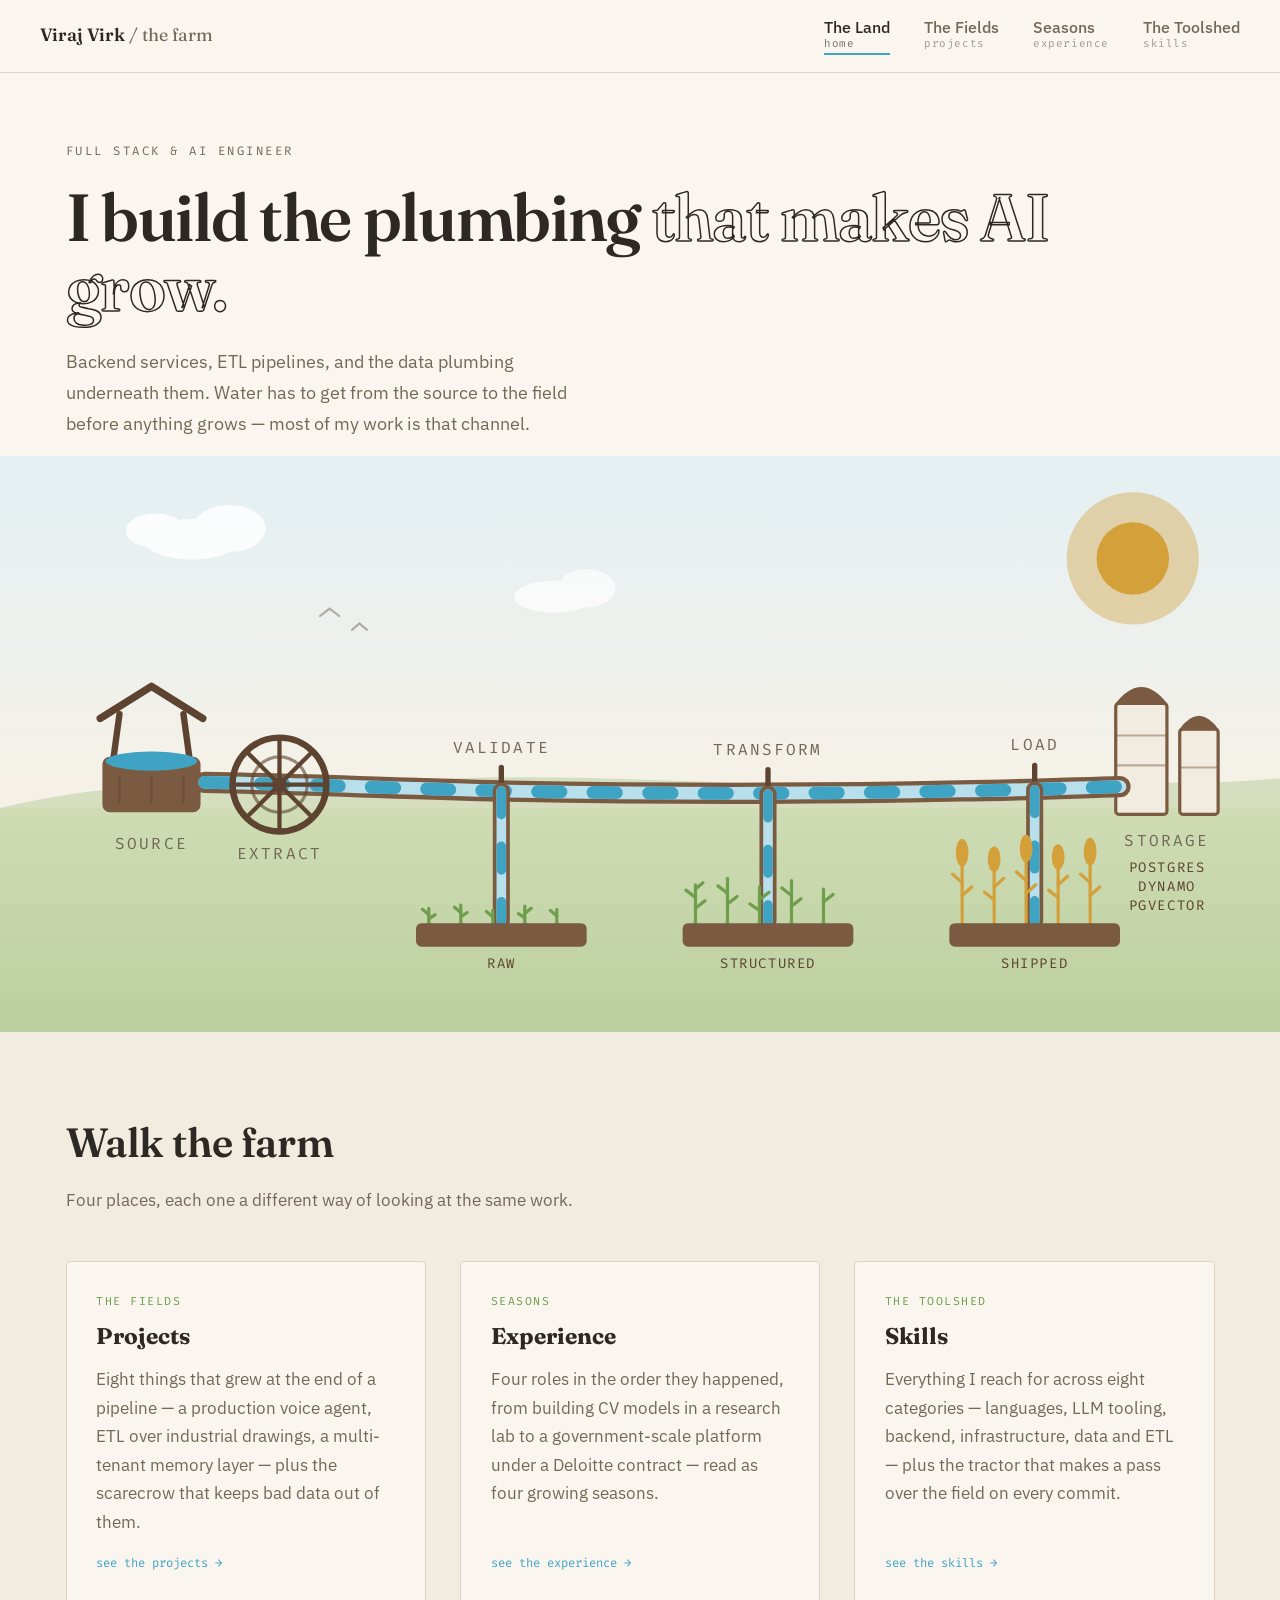
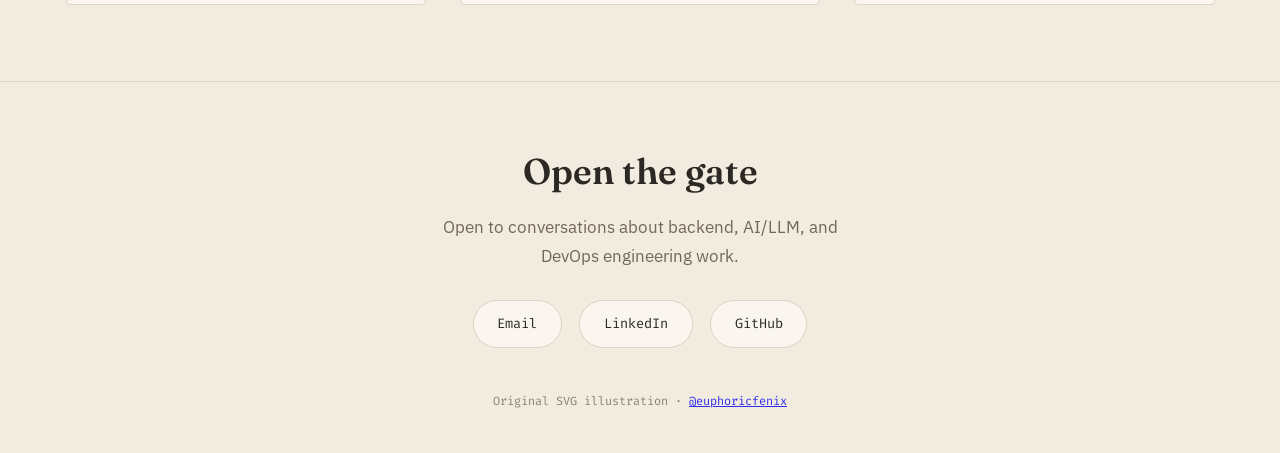
<file: index.html>
<!DOCTYPE html>
<html lang="en">
<head>
<meta charset="UTF-8">
<meta name="viewport" content="width=device-width, initial-scale=1.0">
<meta name="description" content="Full Stack &amp; AI Engineer. Python backend services, ETL pipelines, and the RAG/LLM systems built on top of them.">
<meta property="og:title" content="Viraj Virk — Full Stack &amp; AI Engineer">
<meta property="og:description" content="Full Stack &amp; AI Engineer. Python backend services, ETL pipelines, and the RAG/LLM systems built on top of them.">
<meta property="og:type" content="website">
<link rel="icon" type="image/x-icon" href="favicon.ico">
<link rel="apple-touch-icon" sizes="180x180" href="apple-touch-icon.png">
<link rel="icon" type="image/png" sizes="192x192" href="android-chrome-192x192.png">
<title>Viraj Virk — Full Stack &amp; AI Engineer</title>
<link href="https://fonts.googleapis.com/css2?family=Fraunces:opsz,wght@9..144,400;9..144,600;9..144,700&family=IBM+Plex+Sans:wght@400;500;600&family=Fira+Code:wght@400;500&display=swap" rel="stylesheet">
<link rel="stylesheet" href="style.css">
</head>
<body>


<header class="topbar">
    <div class="topbar-inner">
        <a class="brand" href="index.html">Viraj Virk <span>/ the farm</span></a>
        <nav>
            <a class="on" href="index.html"><span class="nav-main">The Land</span><span class="nav-sub">home</span></a>
            <a href="projects.html"><span class="nav-main">The Fields</span><span class="nav-sub">projects</span></a>
            <a href="experience.html"><span class="nav-main">Seasons</span><span class="nav-sub">experience</span></a>
            <a href="skills.html"><span class="nav-main">The Toolshed</span><span class="nav-sub">skills</span></a>
        </nav>
    </div>
</header>

<div class="wrap">
    <section class="phead">
        <div class="eyebrow">Full Stack &amp; AI Engineer</div>
        <h1>I build the plumbing <span class="hollow">that makes AI grow.</span></h1>
        <p class="lede">
            Backend services, ETL pipelines, and the data plumbing underneath them. Water has to get
            from the source to the field before anything grows — most of my work is that channel.
        </p>
    </section>
</div>

<svg class="scene" viewBox="0 0 1200 540" role="img" aria-label="An irrigation channel carrying water from a well, through a waterwheel and three sluice gates marked validate, transform and load, into three fields at increasing stages of growth. Two storage silos stand at the right.">
    <defs>
        <linearGradient id="skyGrad" x1="0" y1="0" x2="0" y2="1">
            <stop offset="0%"   stop-color="var(--sky)"/>
            <stop offset="100%" stop-color="var(--sky-low)"/>
        </linearGradient>
        <linearGradient id="groundGrad" x1="0" y1="0" x2="0" y2="1">
            <stop offset="0%"   stop-color="var(--ground)"/>
            <stop offset="100%" stop-color="var(--ground-alt)"/>
        </linearGradient>
        <path id="chan" d="M 192 306 C 300 308 380 312 470 314 C 620 317 760 317 900 314 C 970 313 1010 311 1050 310"/>
    </defs>

    <rect width="1200" height="330" fill="url(#skyGrad)"/>
    <circle class="halo" cx="1062" cy="96" r="62" fill="var(--wheat)" opacity="0.4"/>
    <circle cx="1062" cy="96" r="34" fill="var(--wheat)"/>

    <g class="cloud" opacity="0.85" style="animation-duration:74s">
        <ellipse cx="180" cy="78" rx="46" ry="19" fill="#fff"/>
        <ellipse cx="215" cy="68" rx="34" ry="22" fill="#fff"/>
        <ellipse cx="146" cy="70" rx="28" ry="16" fill="#fff"/>
    </g>
    <g class="cloud" opacity="0.7" style="animation-duration:98s; animation-delay:-34s">
        <ellipse cx="520" cy="132" rx="38" ry="15" fill="#fff"/>
        <ellipse cx="550" cy="124" rx="27" ry="18" fill="#fff"/>
    </g>

    <g class="bird" stroke="var(--ink-dim)" stroke-width="2" fill="none" stroke-linecap="round" opacity="0.5">
        <path d="M 300 150 l 9 -7 l 9 7"/>
        <path d="M 330 163 l 7 -6 l 7 6"/>
    </g>

    <path d="M 0 330 C 140 296 250 312 390 304 C 560 294 700 314 860 306 C 990 300 1100 312 1200 302 L 1200 330 Z" fill="var(--ground-alt)" opacity="0.55"/>
    <rect y="330" width="1200" height="210" fill="url(#groundGrad)"/>

    <!-- ===== STORAGE: silos ===== -->
    <g>
        <rect x="1046" y="232" width="48" height="104" rx="3" fill="var(--paper-warm)" stroke="var(--soil)" stroke-width="3"/>
        <path d="M 1045 233 Q 1070 200 1095 233 Z" fill="var(--soil)"/>
        <g stroke="var(--soil)" stroke-width="2" opacity="0.45">
            <line x1="1047" y1="262" x2="1093" y2="262"/>
            <line x1="1047" y1="290" x2="1093" y2="290"/>
        </g>
        <rect x="1106" y="256" width="36" height="80" rx="3" fill="var(--paper-warm)" stroke="var(--soil)" stroke-width="3"/>
        <path d="M 1105 257 Q 1124 230 1143 257 Z" fill="var(--soil)"/>
        <line x1="1107" y1="292" x2="1141" y2="292" stroke="var(--soil)" stroke-width="2" opacity="0.45"/>
    </g>
    <text class="stage-label" x="1094" y="366" text-anchor="middle">storage</text>
    <text class="plot-label" x="1094" y="390" text-anchor="middle">postgres</text>
    <text class="plot-label" x="1094" y="408" text-anchor="middle">dynamo</text>
    <text class="plot-label" x="1094" y="426" text-anchor="middle">pgvector</text>

    <!-- ===== SOURCE: the well ===== -->
    <g>
        <path d="M 94 246 L 142 216 L 190 246" fill="none" stroke="var(--soil-dark)" stroke-width="7" stroke-linecap="round" stroke-linejoin="round"/>
        <line x1="106" y1="286" x2="112" y2="242" stroke="var(--soil-dark)" stroke-width="6" stroke-linecap="round"/>
        <line x1="178" y1="286" x2="172" y2="242" stroke="var(--soil-dark)" stroke-width="6" stroke-linecap="round"/>
        <rect x="96" y="282" width="92" height="52" rx="7" fill="var(--soil)"/>
        <ellipse cx="142" cy="286" rx="43" ry="9" fill="var(--water)"/>
        <g stroke="var(--soil-dark)" stroke-width="2" opacity="0.5">
            <line x1="112" y1="300" x2="112" y2="326"/>
            <line x1="142" y1="300" x2="142" y2="326"/>
            <line x1="172" y1="300" x2="172" y2="326"/>
        </g>
    </g>
    <text class="stage-label" x="142" y="368" text-anchor="middle">source</text>

    <!-- ===== the main channel ===== -->
    <use href="#chan" fill="none" stroke="var(--soil)"       stroke-width="20" stroke-linecap="round"/>
    <use href="#chan" fill="none" stroke="var(--water-pale)" stroke-width="12" stroke-linecap="round"/>
    <use href="#chan" class="flow" fill="none" stroke="var(--water)" stroke-width="12" stroke-linecap="round"/>

    <!-- ===== EXTRACT: the wheel ===== -->
    <g class="wheel">
        <circle cx="262" cy="308" r="44" fill="none" stroke="var(--soil-dark)" stroke-width="6"/>
        <circle cx="262" cy="308" r="26" fill="none" stroke="var(--soil-dark)" stroke-width="3" opacity="0.6"/>
        <g stroke="var(--soil-dark)" stroke-width="4" stroke-linecap="round">
            <line x1="262" y1="264" x2="262" y2="352"/>
            <line x1="218" y1="308" x2="306" y2="308"/>
            <line x1="231" y1="277" x2="293" y2="339"/>
            <line x1="231" y1="339" x2="293" y2="277"/>
        </g>
        <circle cx="262" cy="308" r="7" fill="var(--soil-dark)"/>
    </g>
    <text class="stage-label" x="262" y="378" text-anchor="middle">extract</text>

    <!-- ===== stage gates ===== -->
    <g stroke="var(--soil-dark)" stroke-width="5" stroke-linecap="round">
        <line x1="470" y1="292" x2="470" y2="330"/>
        <line x1="720" y1="294" x2="720" y2="332"/>
        <line x1="970" y1="290" x2="970" y2="328"/>
    </g>
    <text class="stage-label" x="470" y="278" text-anchor="middle">validate</text>
    <text class="stage-label" x="720" y="280" text-anchor="middle">transform</text>
    <text class="stage-label" x="970" y="276" text-anchor="middle">load</text>

    <!-- ===== laterals ===== -->
    <g fill="none" stroke-linecap="round">
        <path d="M 470 314 L 470 436" stroke="var(--soil)" stroke-width="16"/>
        <path d="M 470 314 L 470 436" stroke="var(--water-pale)" stroke-width="9"/>
        <path class="flow" d="M 470 314 L 470 436" stroke="var(--water)" stroke-width="9" style="animation-delay:-.2s"/>
        <path d="M 720 317 L 720 436" stroke="var(--soil)" stroke-width="16"/>
        <path d="M 720 317 L 720 436" stroke="var(--water-pale)" stroke-width="9"/>
        <path class="flow" d="M 720 317 L 720 436" stroke="var(--water)" stroke-width="9" style="animation-delay:-.6s"/>
        <path d="M 970 313 L 970 436" stroke="var(--soil)" stroke-width="16"/>
        <path d="M 970 313 L 970 436" stroke="var(--water-pale)" stroke-width="9"/>
        <path class="flow" d="M 970 313 L 970 436" stroke="var(--water)" stroke-width="9" style="animation-delay:-1s"/>
    </g>

    <!-- ===== field 1: sprouts ===== -->
    <g stroke="var(--crop)" stroke-width="3" fill="none" stroke-linecap="round">
        <g class="crop" style="animation-delay:-.2s"><path d="M 402 440 L 402 424"/><path d="M 402 430 l -6 -5"/><path d="M 402 434 l 6 -4"/></g>
        <g class="crop" style="animation-delay:-1.1s"><path d="M 432 440 L 432 421"/><path d="M 432 428 l -6 -5"/><path d="M 432 432 l 6 -4"/></g>
        <g class="crop" style="animation-delay:-2.0s"><path d="M 462 440 L 462 426"/><path d="M 462 432 l -6 -5"/></g>
        <g class="crop" style="animation-delay:-.7s"><path d="M 492 440 L 492 422"/><path d="M 492 429 l 6 -5"/><path d="M 492 433 l -6 -4"/></g>
        <g class="crop" style="animation-delay:-1.6s"><path d="M 522 440 L 522 425"/><path d="M 522 431 l -6 -5"/></g>
    </g>
    <rect x="390" y="438" width="160" height="22" rx="5" fill="var(--soil)"/>
    <text class="plot-label" x="470" y="480" text-anchor="middle">raw</text>

    <!-- ===== field 2: growing ===== -->
    <g stroke="var(--crop)" stroke-width="3" fill="none" stroke-linecap="round">
        <g class="crop" style="animation-delay:-.5s"><path d="M 652 440 L 652 402"/><path d="M 652 414 l -9 -7"/><path d="M 652 424 l 9 -7"/><path d="M 652 406 l 7 -6"/></g>
        <g class="crop" style="animation-delay:-1.9s"><path d="M 682 440 L 682 396"/><path d="M 682 410 l -9 -7"/><path d="M 682 420 l 9 -7"/></g>
        <g class="crop" style="animation-delay:-.9s"><path d="M 712 440 L 712 404"/><path d="M 712 416 l 9 -7"/><path d="M 712 426 l -9 -6"/></g>
        <g class="crop" style="animation-delay:-2.4s"><path d="M 742 440 L 742 398"/><path d="M 742 412 l -9 -7"/><path d="M 742 422 l 9 -7"/></g>
        <g class="crop" style="animation-delay:-1.3s"><path d="M 772 440 L 772 406"/><path d="M 772 418 l 9 -7"/></g>
    </g>
    <rect x="640" y="438" width="160" height="22" rx="5" fill="var(--soil)"/>
    <text class="plot-label" x="720" y="480" text-anchor="middle">structured</text>

    <!-- ===== field 3: harvest ===== -->
    <g stroke="var(--wheat)" stroke-width="3" fill="none" stroke-linecap="round">
        <g class="crop" style="animation-delay:-.3s"><path d="M 902 440 L 902 378"/><ellipse cx="902" cy="372" rx="6" ry="13" fill="var(--wheat)" stroke="none"/><path d="M 902 400 l -9 -8"/><path d="M 902 412 l 9 -8"/></g>
        <g class="crop" style="animation-delay:-1.5s"><path d="M 932 440 L 932 384"/><ellipse cx="932" cy="378" rx="6" ry="12" fill="var(--wheat)" stroke="none"/><path d="M 932 404 l 9 -8"/><path d="M 932 416 l -9 -7"/></g>
        <g class="crop" style="animation-delay:-2.2s"><path d="M 962 440 L 962 374"/><ellipse cx="962" cy="368" rx="6" ry="13" fill="var(--wheat)" stroke="none"/><path d="M 962 398 l -9 -8"/><path d="M 962 410 l 9 -8"/></g>
        <g class="crop" style="animation-delay:-.8s"><path d="M 992 440 L 992 382"/><ellipse cx="992" cy="376" rx="6" ry="12" fill="var(--wheat)" stroke="none"/><path d="M 992 402 l 9 -8"/><path d="M 992 414 l -9 -7"/></g>
        <g class="crop" style="animation-delay:-1.9s"><path d="M 1022 440 L 1022 377"/><ellipse cx="1022" cy="371" rx="6" ry="13" fill="var(--wheat)" stroke="none"/><path d="M 1022 400 l -9 -8"/><path d="M 1022 412 l 9 -8"/></g>
    </g>
    <rect x="890" y="438" width="160" height="22" rx="5" fill="var(--soil)"/>
    <text class="plot-label" x="970" y="480" text-anchor="middle">shipped</text>

    <g stroke="var(--ground-alt)" stroke-width="2" opacity="0.5">
        <line x1="0" y1="508" x2="1200" y2="508"/>
        <line x1="0" y1="524" x2="1200" y2="524"/>
    </g>
</svg>

<section class="band tint">
    <div class="wrap">
        <h2 class="sec-head">Walk the farm</h2>
        <p class="sec-sub">Four places, each one a different way of looking at the same work.</p>

        <div class="fields">
            <div class="field">
                <div class="field-kicker">the fields</div>
                <h3>Projects</h3>
                <p>Eight things that grew at the end of a pipeline — a production voice agent, ETL over industrial drawings, a multi-tenant memory layer — plus the scarecrow that keeps bad data out of them.</p>
                <a class="field-link" href="projects.html">see the projects &rarr;</a>
            </div>
            <div class="field">
                <div class="field-kicker">seasons</div>
                <h3>Experience</h3>
                <p>Four roles in the order they happened, from building CV models in a research lab to a government-scale platform under a Deloitte contract — read as four growing seasons.</p>
                <a class="field-link" href="experience.html">see the experience &rarr;</a>
            </div>
            <div class="field">
                <div class="field-kicker">the toolshed</div>
                <h3>Skills</h3>
                <p>Everything I reach for across eight categories — languages, LLM tooling, backend, infrastructure, data and ETL — plus the tractor that makes a pass over the field on every commit.</p>
                <a class="field-link" href="skills.html">see the skills &rarr;</a>
            </div>
        </div>
    </div>
</section>

<footer>
    <div class="gate-head">Open the gate</div>
    <p>Open to conversations about backend, AI/LLM, and DevOps engineering work.</p>
    <div class="gate-links">
        <a href="mailto:virajvirk7@gmail.com">Email</a>
        <a href="https://linkedin.com/in/virajvirk" target="_blank" rel="noopener">LinkedIn</a>
        <a href="https://github.com/euphoricfenix" target="_blank" rel="noopener">GitHub</a>
    </div>
    <div class="fineprint">Original SVG illustration · <a href="https://github.com/euphoricfenix" target="_blank" rel="noopener">@euphoricfenix</a></div>
</footer>

</body>
</html>
</file>
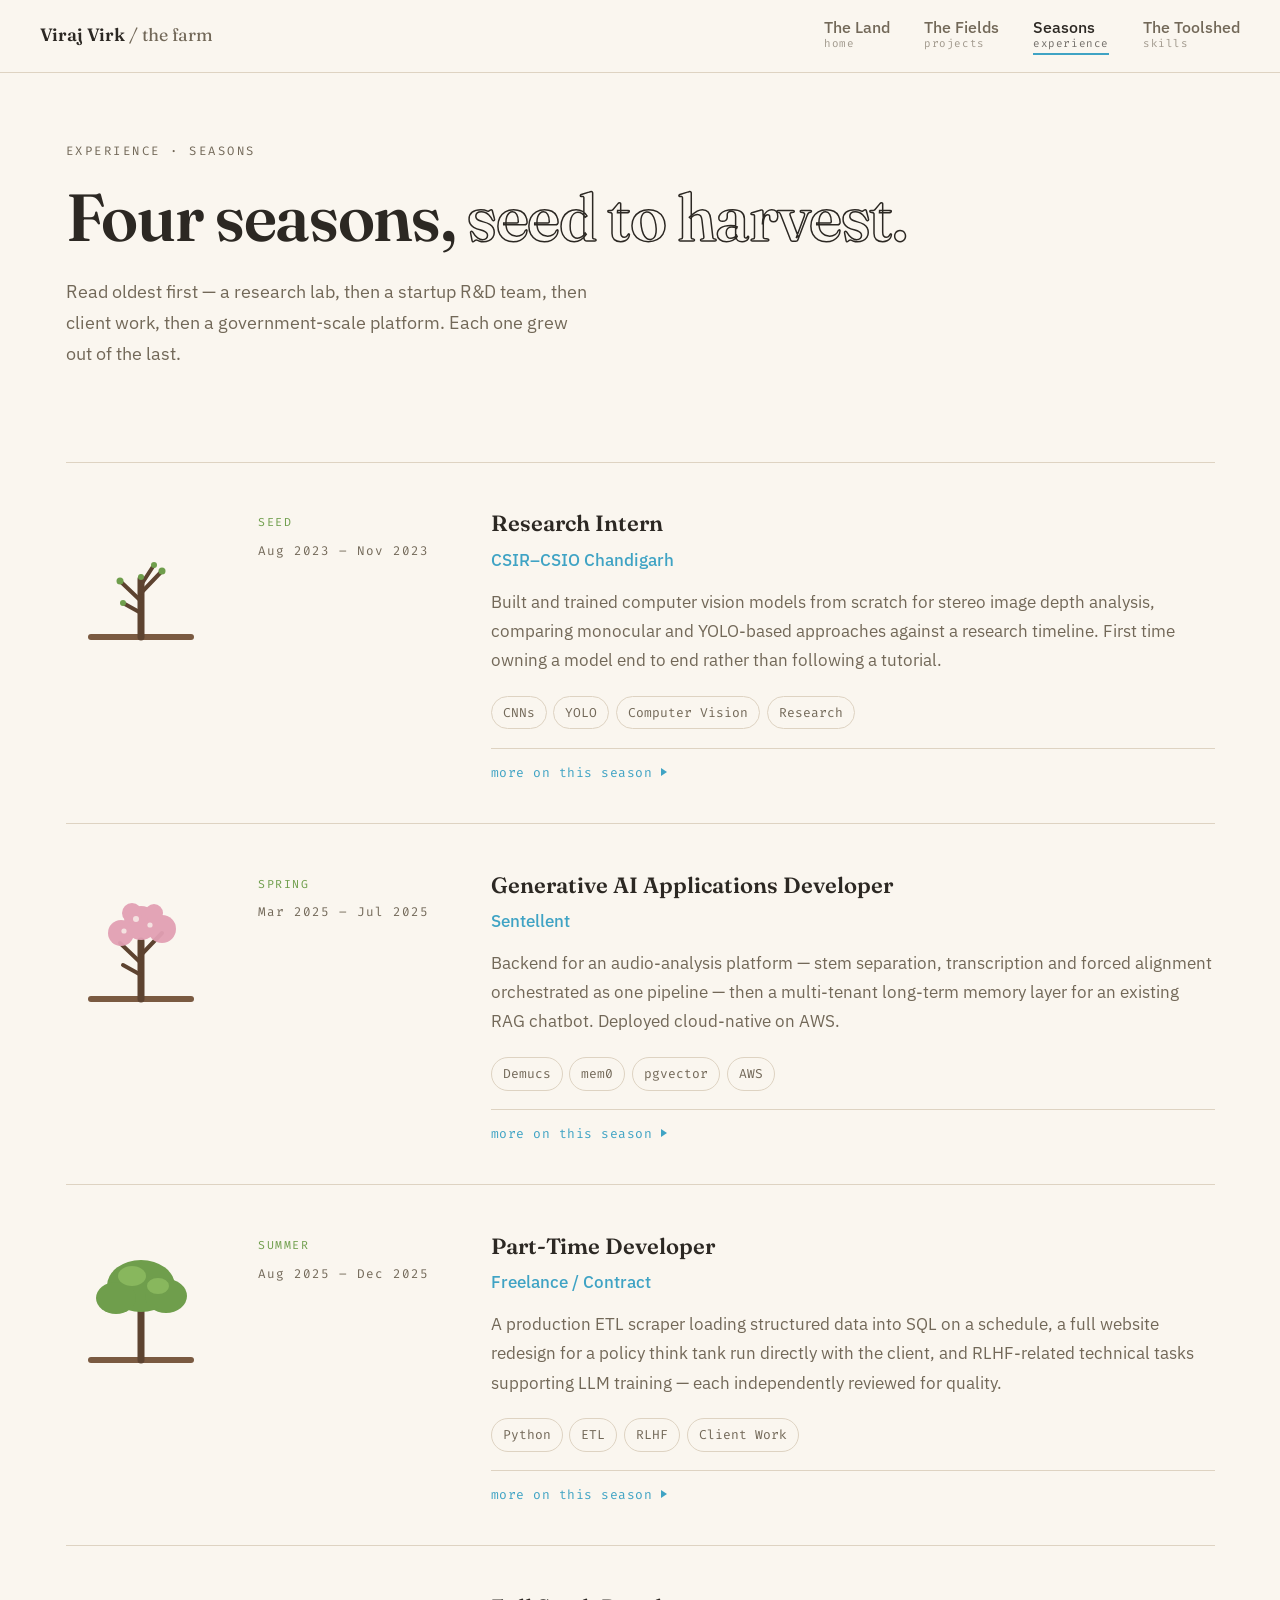
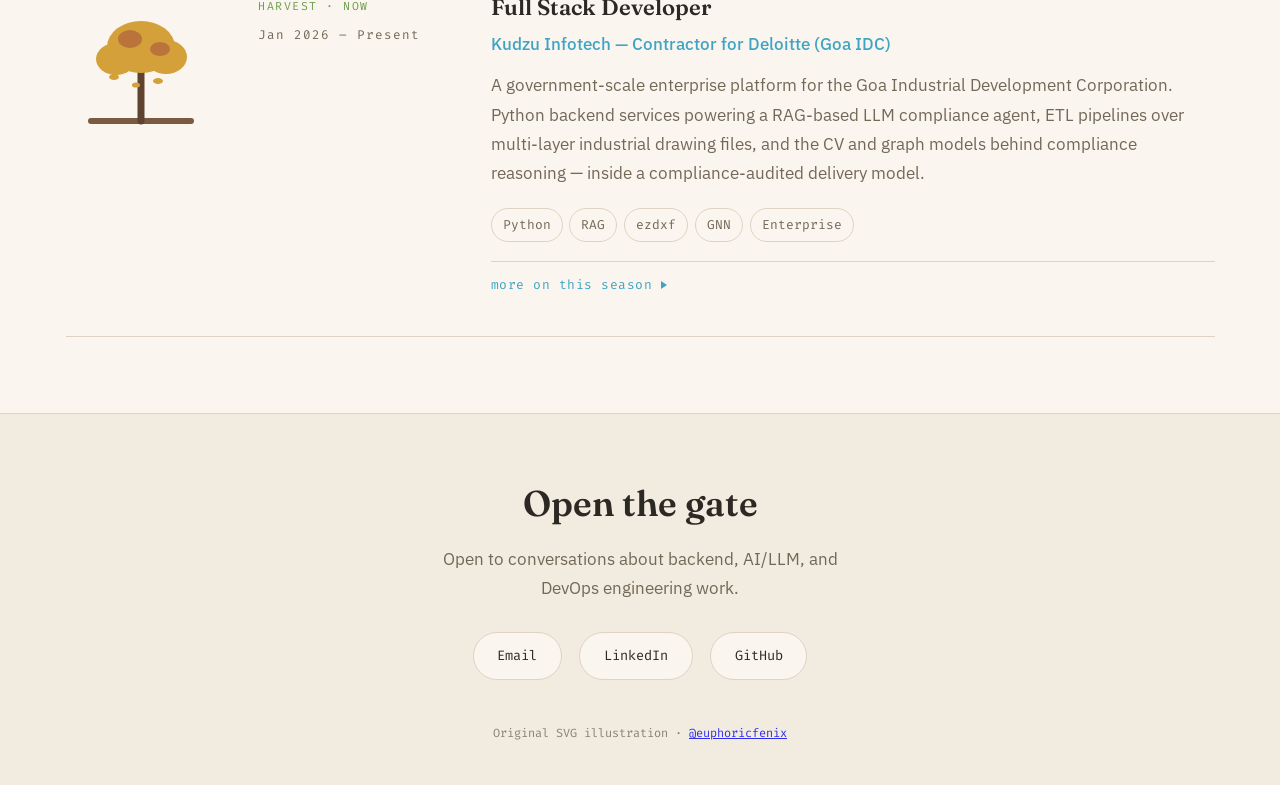
<file: experience.html>
<!DOCTYPE html>
<html lang="en">
<head>
<meta charset="UTF-8">
<meta name="viewport" content="width=device-width, initial-scale=1.0">
<meta name="description" content="Four roles, from computer-vision research to a government-scale enterprise platform under a Deloitte contract.">
<meta property="og:title" content="Experience — Viraj Virk">
<meta property="og:description" content="Four roles, from computer-vision research to a government-scale enterprise platform under a Deloitte contract.">
<meta property="og:type" content="website">
<link rel="icon" type="image/x-icon" href="favicon.ico">
<link rel="apple-touch-icon" sizes="180x180" href="apple-touch-icon.png">
<link rel="icon" type="image/png" sizes="192x192" href="android-chrome-192x192.png">
<title>Experience — Viraj Virk</title>
<link href="https://fonts.googleapis.com/css2?family=Fraunces:opsz,wght@9..144,400;9..144,600;9..144,700&family=IBM+Plex+Sans:wght@400;500;600&family=Fira+Code:wght@400;500&display=swap" rel="stylesheet">
<link rel="stylesheet" href="style.css">
</head>
<body>


<header class="topbar">
    <div class="topbar-inner">
        <a class="brand" href="index.html">Viraj Virk <span>/ the farm</span></a>
        <nav>
            <a href="index.html"><span class="nav-main">The Land</span><span class="nav-sub">home</span></a>
            <a href="projects.html"><span class="nav-main">The Fields</span><span class="nav-sub">projects</span></a>
            <a class="on" href="experience.html"><span class="nav-main">Seasons</span><span class="nav-sub">experience</span></a>
            <a href="skills.html"><span class="nav-main">The Toolshed</span><span class="nav-sub">skills</span></a>
        </nav>
    </div>
</header>

<div class="wrap">
    <section class="phead">
        <div class="eyebrow">Experience · seasons</div>
        <h1>Four seasons, <span class="hollow">seed to harvest.</span></h1>
        <p class="lede">
            Read oldest first — a research lab, then a startup R&amp;D team, then client work,
            then a government-scale platform. Each one grew out of the last.
        </p>
    </section>

    <section class="band">
        <div class="seasons">

            <!-- ===== season 1 — seed ===== -->
            <div class="season">
                <svg class="season-art" viewBox="0 0 150 150" aria-hidden="true">
                    <line x1="25" y1="132" x2="125" y2="132" stroke="var(--soil)" stroke-width="6" stroke-linecap="round"/>
                    <g stroke="var(--soil-dark)" stroke-width="7" stroke-linecap="round" fill="none">
                        <path d="M 75 132 L 75 74"/>
                    </g>
                    <g stroke="var(--soil-dark)" stroke-width="4" stroke-linecap="round" fill="none">
                        <path d="M 75 96 L 54 76"/><path d="M 75 88 L 96 66"/>
                        <path d="M 75 108 L 57 98"/><path d="M 75 80 L 88 60"/>
                    </g>
                    <g fill="var(--crop)">
                        <circle cx="54" cy="76" r="3.5"/><circle cx="96" cy="66" r="3.5"/>
                        <circle cx="57" cy="98" r="3"/><circle cx="88" cy="60" r="3"/>
                        <circle cx="75" cy="72" r="3"/>
                    </g>
                </svg>
                <div class="season-meta">
                    <div class="season-tag">Seed</div>
                    <div class="season-when">Aug 2023 – Nov 2023</div>
                </div>
                <div class="season-body">
                    <h3>Research Intern</h3>
                    <div class="who">CSIR–CSIO Chandigarh</div>
                    <p>
                        Built and trained computer vision models from scratch for stereo image depth analysis,
                        comparing monocular and YOLO-based approaches against a research timeline. First time
                        owning a model end to end rather than following a tutorial.
                    </p>
                    <div class="stems"><span class="stem">CNNs</span><span class="stem">YOLO</span><span class="stem">Computer Vision</span><span class="stem">Research</span></div>
                    <button class="more-btn" data-modal="s1">more on this season</button>
                    <dialog class="sheet" id="s1">
                        <button class="sheet-close" aria-label="Close">&times;</button>
                        <div class="sheet-inner">
                            <div class="sheet-kicker">CSIR–CSIO Chandigarh</div>
                            <h4>Research Intern</h4>
                        <div class="more-body">
                            <dl>
                                <dt>The work</dt>
                                <dd>Deep learning models for stereo image depth analysis, built and trained from scratch rather than fine-tuned, so I had to understand what each layer contributed instead of treating the network as a black box.</dd>
                                <dt>Approach</dt>
                                <dd>Explored several routes in parallel — monocular depth estimation and YOLO-based detection among them — and compared them against each other under a fixed research timeline.</dd>
                                <dt>What it taught me</dt>
                                <dd>That most of the difficulty in an ML problem is upstream of the model: how the data is captured, aligned and cleaned decides the ceiling before training starts. That lesson is why I ended up doing pipeline work.</dd>
                            </dl>
                        </div>
                        </div>
                    </dialog>
                </div>
            </div>

            <!-- ===== season 2 — spring ===== -->
            <div class="season">
                <svg class="season-art" viewBox="0 0 150 150" aria-hidden="true">
                    <line x1="25" y1="132" x2="125" y2="132" stroke="var(--soil)" stroke-width="6" stroke-linecap="round"/>
                    <g stroke="var(--soil-dark)" stroke-width="7" stroke-linecap="round" fill="none">
                        <path d="M 75 132 L 75 74"/>
                    </g>
                    <g stroke="var(--soil-dark)" stroke-width="4" stroke-linecap="round" fill="none">
                        <path d="M 75 96 L 54 76"/><path d="M 75 88 L 96 66"/><path d="M 75 108 L 57 98"/>
                    </g>
                    <g fill="var(--blossom)" opacity="0.95">
                        <circle cx="75" cy="56" r="17"/><circle cx="55" cy="66" r="13"/><circle cx="96" cy="62" r="14"/>
                        <circle cx="66" cy="46" r="10"/><circle cx="88" cy="46" r="9"/>
                    </g>
                    <g fill="var(--paper)" opacity="0.75">
                        <circle cx="70" cy="52" r="3"/><circle cx="84" cy="58" r="2.6"/><circle cx="58" cy="64" r="2.6"/>
                    </g>
                </svg>
                <div class="season-meta">
                    <div class="season-tag">Spring</div>
                    <div class="season-when">Mar 2025 – Jul 2025</div>
                </div>
                <div class="season-body">
                    <h3>Generative AI Applications Developer</h3>
                    <div class="who">Sentellent</div>
                    <p>
                        Backend for an audio-analysis platform — stem separation, transcription and forced
                        alignment orchestrated as one pipeline — then a multi-tenant long-term memory layer
                        for an existing RAG chatbot. Deployed cloud-native on AWS.
                    </p>
                    <div class="stems"><span class="stem">Demucs</span><span class="stem">mem0</span><span class="stem">pgvector</span><span class="stem">AWS</span></div>
                    <button class="more-btn" data-modal="s2">more on this season</button>
                    <dialog class="sheet" id="s2">
                        <button class="sheet-close" aria-label="Close">&times;</button>
                        <div class="sheet-inner">
                            <div class="sheet-kicker">Sentellent</div>
                            <h4>Generative AI Applications Developer</h4>
                        <div class="more-body">
                            <dl>
                                <dt>First stream</dt>
                                <dd>Backend for an audio-analysis platform: faster audio ingestion, better transcription, 4-stem separation with Demucs, and CTC forced alignment for accurate timestamps. Separation turned out to fix the existing chord detection by feeding it isolated tracks rather than a mixed signal.</dd>
                                <dt>Second stream</dt>
                                <dd>A multi-tenant long-term memory layer for an existing RAG chatbot using mem0 — JWT-scoped access, per-tenant vector database routing, pgvector storage, and a shareable flag deciding what context may cross a tenant boundary.</dd>
                                <dt>Ownership</dt>
                                <dd>Deployment was mine too: Step Functions orchestrating Lambda and EC2, with RDS and DynamoDB behind it, plus the environment setup, configuration and monitoring.</dd>
                                <dt>Also</dt>
                                <dd>Prompt engineering and model evaluation with the R&amp;D team, and the technical documentation internal teams actually had to use.</dd>
                            </dl>
                        </div>
                        </div>
                    </dialog>
                </div>
            </div>

            <!-- ===== season 3 — summer ===== -->
            <div class="season">
                <svg class="season-art" viewBox="0 0 150 150" aria-hidden="true">
                    <line x1="25" y1="132" x2="125" y2="132" stroke="var(--soil)" stroke-width="6" stroke-linecap="round"/>
                    <g stroke="var(--soil-dark)" stroke-width="7" stroke-linecap="round" fill="none">
                        <path d="M 75 132 L 75 78"/>
                    </g>
                    <g fill="var(--crop)">
                        <ellipse cx="75" cy="58" rx="34" ry="26"/>
                        <ellipse cx="50" cy="70" rx="20" ry="16"/>
                        <ellipse cx="100" cy="68" rx="21" ry="17"/>
                    </g>
                    <g fill="var(--crop-light)" opacity="0.7">
                        <ellipse cx="66" cy="48" rx="14" ry="10"/>
                        <ellipse cx="92" cy="58" rx="11" ry="8"/>
                    </g>
                </svg>
                <div class="season-meta">
                    <div class="season-tag">Summer</div>
                    <div class="season-when">Aug 2025 – Dec 2025</div>
                </div>
                <div class="season-body">
                    <h3>Part-Time Developer</h3>
                    <div class="who">Freelance / Contract</div>
                    <p>
                        A production ETL scraper loading structured data into SQL on a schedule, a full website
                        redesign for a policy think tank run directly with the client, and RLHF-related technical
                        tasks supporting LLM training — each independently reviewed for quality.
                    </p>
                    <div class="stems"><span class="stem">Python</span><span class="stem">ETL</span><span class="stem">RLHF</span><span class="stem">Client Work</span></div>
                    <button class="more-btn" data-modal="s3">more on this season</button>
                    <dialog class="sheet" id="s3">
                        <button class="sheet-close" aria-label="Close">&times;</button>
                        <div class="sheet-inner">
                            <div class="sheet-kicker">Freelance / Contract</div>
                            <h4>Part-Time Developer</h4>
                        <div class="more-body">
                            <dl>
                                <dt>Early-stage startup</dt>
                                <dd>A production ETL pipeline — a scraper that extracts, cleans and loads structured e-commerce design data into a SQL database, running on a schedule with error handling built for the failures that actually happen rather than the ones that look good in a diagram.</dd>
                                <dt>Policy think tank</dt>
                                <dd>A full website redesign, run directly with the client: sitting in the meetings, translating what stakeholders wanted into something implementable, and improving accessibility for researchers using it.</dd>
                                <dt>Dusker AI</dt>
                                <dd>RLHF-related technical tasks supporting LLM training — terminal automation, benchmarking, tooling development, script execution and troubleshooting, with every task independently reviewed and approved for quality.</dd>
                                <dt>What it taught me</dt>
                                <dd>Client work is mostly translation. The technical part is rarely the bottleneck; agreeing on what "done" means is.</dd>
                            </dl>
                        </div>
                        </div>
                    </dialog>
                </div>
            </div>

            <!-- ===== season 4 — harvest ===== -->
            <div class="season">
                <svg class="season-art" viewBox="0 0 150 150" aria-hidden="true">
                    <line x1="25" y1="132" x2="125" y2="132" stroke="var(--soil)" stroke-width="6" stroke-linecap="round"/>
                    <g stroke="var(--soil-dark)" stroke-width="7" stroke-linecap="round" fill="none">
                        <path d="M 75 132 L 75 78"/>
                    </g>
                    <g fill="var(--wheat)">
                        <ellipse cx="75" cy="58" rx="34" ry="26"/>
                        <ellipse cx="50" cy="70" rx="20" ry="16"/>
                        <ellipse cx="100" cy="68" rx="21" ry="17"/>
                    </g>
                    <g fill="var(--barn)" opacity="0.55">
                        <ellipse cx="64" cy="50" rx="12" ry="9"/>
                        <ellipse cx="94" cy="60" rx="10" ry="7"/>
                    </g>
                    <g fill="var(--wheat)">
                        <ellipse class="leaf" cx="48" cy="88"  rx="5" ry="3" style="animation-delay:-1s"/>
                        <ellipse class="leaf" cx="92" cy="92"  rx="5" ry="3" style="animation-delay:-3.5s"/>
                        <ellipse class="leaf" cx="70" cy="96"  rx="4" ry="2.6" style="animation-delay:-5.5s"/>
                    </g>
                </svg>
                <div class="season-meta">
                    <div class="season-tag">Harvest · now</div>
                    <div class="season-when">Jan 2026 – Present</div>
                </div>
                <div class="season-body">
                    <h3>Full Stack Developer</h3>
                    <div class="who">Kudzu Infotech — Contractor for Deloitte (Goa IDC)</div>
                    <p>
                        A government-scale enterprise platform for the Goa Industrial Development Corporation.
                        Python backend services powering a RAG-based LLM compliance agent, ETL pipelines over
                        multi-layer industrial drawing files, and the CV and graph models behind compliance
                        reasoning — inside a compliance-audited delivery model.
                    </p>
                    <div class="stems"><span class="stem">Python</span><span class="stem">RAG</span><span class="stem">ezdxf</span><span class="stem">GNN</span><span class="stem">Enterprise</span></div>
                    <button class="more-btn" data-modal="s4">more on this season</button>
                    <dialog class="sheet" id="s4">
                        <button class="sheet-close" aria-label="Close">&times;</button>
                        <div class="sheet-inner">
                            <div class="sheet-kicker">Kudzu Infotech — Contractor for Deloitte (Goa IDC)</div>
                            <h4>Full Stack Developer</h4>
                        <div class="more-body">
                            <dl>
                                <dt>The platform</dt>
                                <dd>Python backend services powering a RAG-based LLM compliance agent — Llama models orchestrated through LangChain — for the Goa Industrial Development Corporation.</dd>
                                <dt>Data problem</dt>
                                <dd>ETL pipelines using ezdxf over multi-layer industrial drawing files, extracting, validating and transforming geometry so that floor plans, site plans and elevations come out consistent regardless of how the source file was organised.</dd>
                                <dt>Models</dt>
                                <dd>CNN-based entity detection, StyleGAN for synthetic training data where real samples were thin, and Graph Neural Networks modelling relationships between drawing elements so the compliance reasoning sees structure rather than isolated shapes.</dd>
                                <dt>Integration</dt>
                                <dd>Stitching CV models, LLM services and structured data pipelines together through internal APIs, then troubleshooting and tuning them as the system scales.</dd>
                                <dt>How it's delivered</dt>
                                <dd>A Deloitte-contracted, compliance-audited model, working in a cross-functional team with product managers, designers and AI engineers on Agile-aligned review cycles — the constraint shapes the engineering as much as the requirements do.</dd>
                            </dl>
                        </div>
                        </div>
                    </dialog>
                </div>
            </div>

        </div>
    </section>
</div>

<footer>
    <div class="gate-head">Open the gate</div>
    <p>Open to conversations about backend, AI/LLM, and DevOps engineering work.</p>
    <div class="gate-links">
        <a href="mailto:virajvirk7@gmail.com">Email</a>
        <a href="https://linkedin.com/in/virajvirk" target="_blank" rel="noopener">LinkedIn</a>
        <a href="https://github.com/euphoricfenix" target="_blank" rel="noopener">GitHub</a>
    </div>
    <div class="fineprint">Original SVG illustration · <a href="https://github.com/euphoricfenix" target="_blank" rel="noopener">@euphoricfenix</a></div>
</footer>

<script src="app.js"></script>

</body>
</html>
</file>
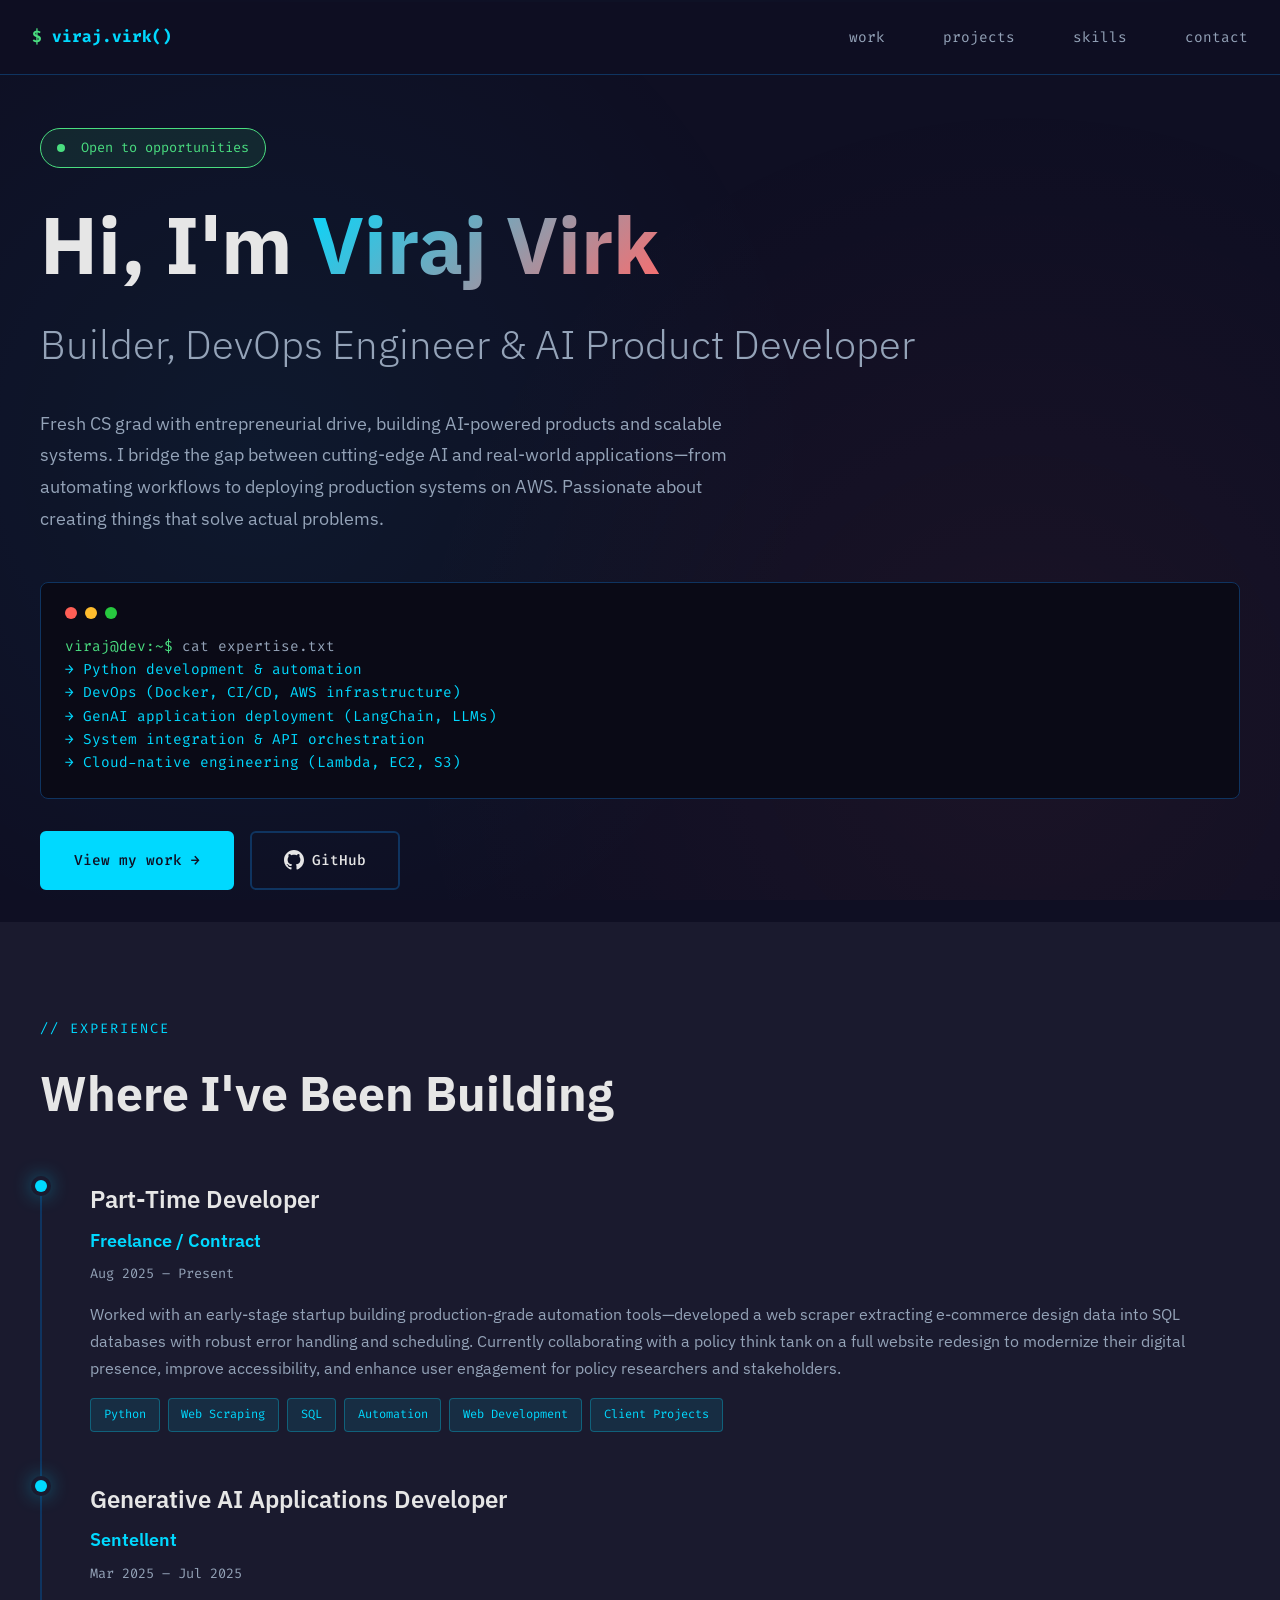
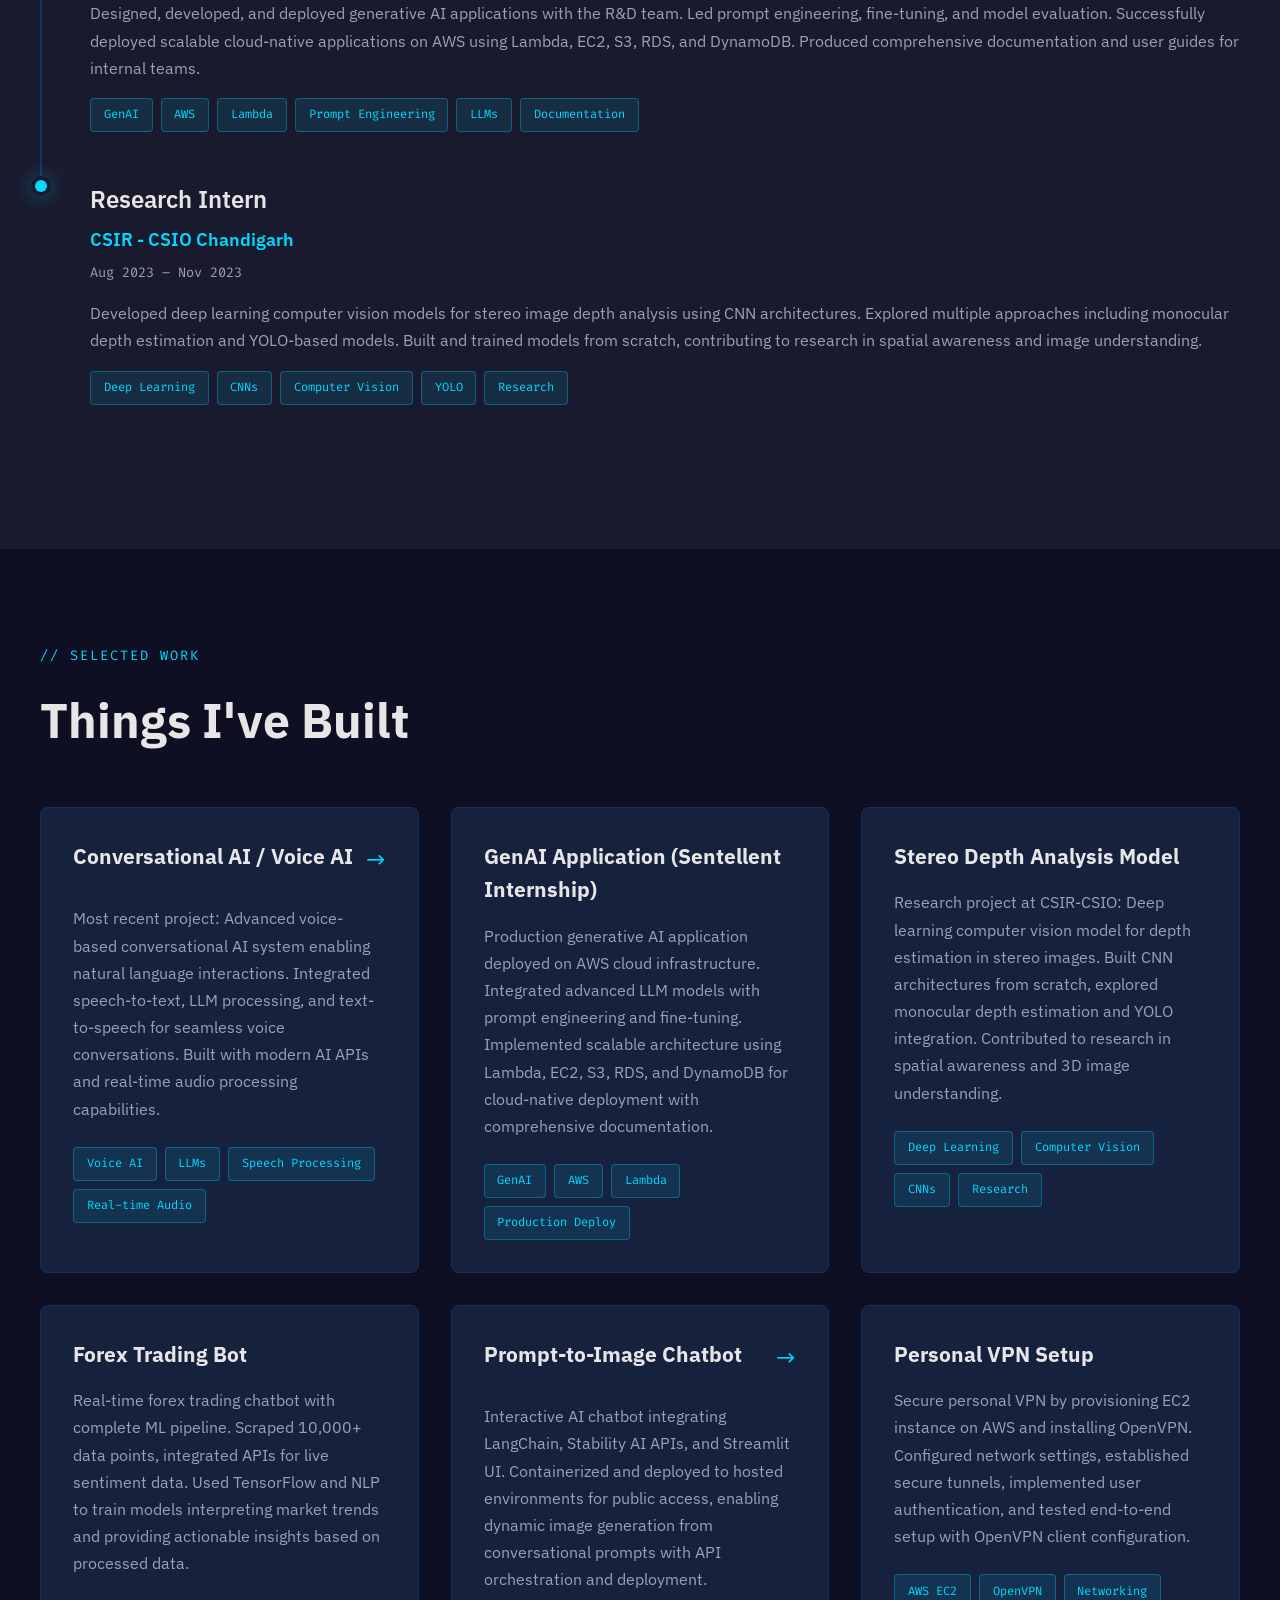
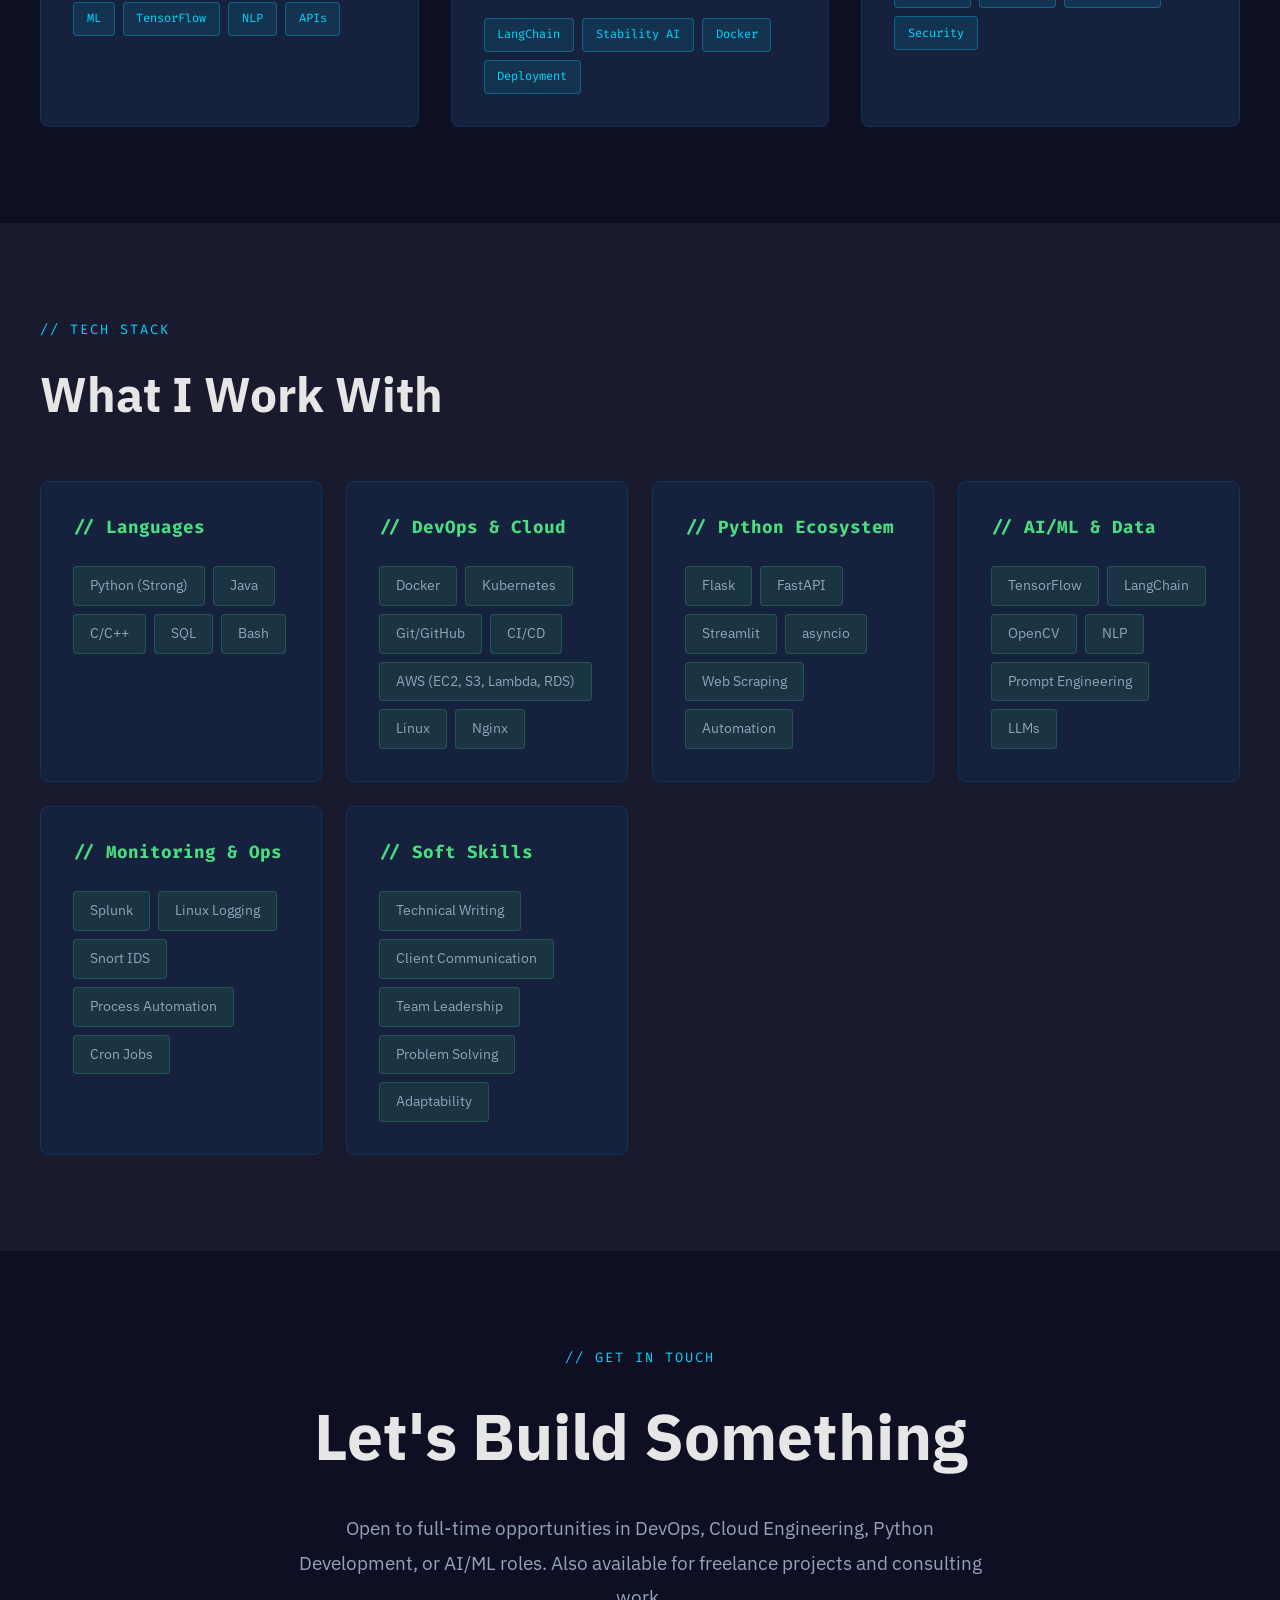
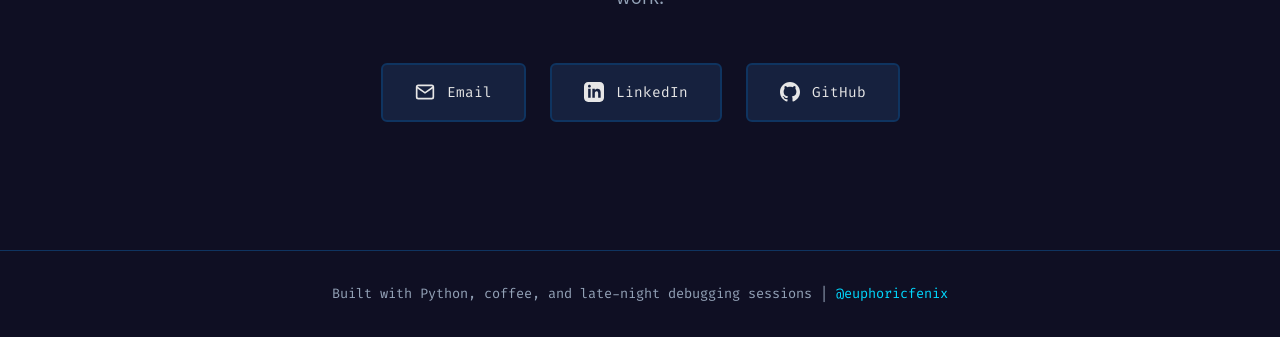
<file: portfolio.html>
<!DOCTYPE html>
<html lang="en">
<head>
    <meta charset="UTF-8">
    <meta name="viewport" content="width=device-width, initial-scale=1.0">
    <title>Viraj Virk — DevOps & AI Engineer</title>
    <link rel="icon" type="image/x-icon" href="favicon.ico">
    <link rel="apple-touch-icon" sizes="180x180" href="apple-touch-icon.png">
    <link rel="icon" type="image/png" sizes="192x192" href="android-chrome-192x192.png">
    <link href="https://fonts.googleapis.com/css2?family=Fira+Code:wght@300;400;500;600;700&family=IBM+Plex+Sans:wght@300;400;600;700&display=swap" rel="stylesheet">
    <style>
        * {
            margin: 0;
            padding: 0;
            box-sizing: border-box;
        }

        :root {
            --bg: #0f0f23;
            --bg-secondary: #1a1a2e;
            --surface: #16213e;
            --border: #0f3460;
            --text: #e6e6e6;
            --text-dim: #94a3b8;
            --accent: #00d9ff;
            --accent-warm: #ff6b6b;
            --accent-green: #4ade80;
            --code-bg: #0a0a16;
        }

        body {
            font-family: 'IBM Plex Sans', sans-serif;
            background: var(--bg);
            color: var(--text);
            line-height: 1.6;
            overflow-x: hidden;
        }

        ::selection {
            background: var(--accent);
            color: var(--bg);
        }

        /* Animated background */
        .bg-pattern {
            position: fixed;
            top: 0;
            left: 0;
            width: 100%;
            height: 100%;
            background: 
                radial-gradient(circle at 20% 50%, rgba(0, 217, 255, 0.05) 0%, transparent 50%),
                radial-gradient(circle at 80% 80%, rgba(255, 107, 107, 0.05) 0%, transparent 50%);
            z-index: -1;
        }

        .scanline {
            position: fixed;
            top: 0;
            left: 0;
            width: 100%;
            height: 2px;
            background: linear-gradient(90deg, transparent, var(--accent), transparent);
            animation: scan 8s linear infinite;
            z-index: 0;
            opacity: 0.3;
        }

        @keyframes scan {
            0% { top: 0%; }
            100% { top: 100%; }
        }

        /* Navigation */
        nav {
            position: fixed;
            top: 0;
            width: 100%;
            background: rgba(15, 15, 35, 0.9);
            backdrop-filter: blur(20px);
            border-bottom: 1px solid var(--border);
            padding: 1.5rem 2rem;
            z-index: 100;
        }

        .nav-content {
            max-width: 1400px;
            margin: 0 auto;
            display: flex;
            justify-content: space-between;
            align-items: center;
        }

        .nav-logo {
            font-family: 'Fira Code', monospace;
            font-size: 1rem;
            font-weight: 700;
            color: var(--accent);
        }

        .nav-logo::before {
            content: '$ ';
            color: var(--accent-green);
        }

        .nav-links {
            display: flex;
            gap: 2.5rem;
            list-style: none;
        }

        .nav-links a {
            text-decoration: none;
            color: var(--text-dim);
            font-size: 0.9rem;
            font-family: 'Fira Code', monospace;
            transition: all 0.3s;
            position: relative;
        }

        .nav-links a::before {
            content: '# ';
            opacity: 0;
            transition: opacity 0.3s;
        }

        .nav-links a:hover {
            color: var(--accent);
        }

        .nav-links a:hover::before {
            opacity: 1;
        }

        /* Hero */
        .hero {
            min-height: 100vh;
            display: flex;
            align-items: center;
            padding: 8rem 2rem 2rem;
            position: relative;
        }

        .hero-container {
            max-width: 1200px;
            margin: 0 auto;
            width: 100%;
        }

        .status-badge {
            display: inline-block;
            padding: 0.5rem 1rem;
            background: rgba(74, 222, 128, 0.1);
            border: 1px solid var(--accent-green);
            border-radius: 20px;
            font-family: 'Fira Code', monospace;
            font-size: 0.85rem;
            color: var(--accent-green);
            margin-bottom: 2rem;
        }

        .status-dot {
            display: inline-block;
            width: 8px;
            height: 8px;
            background: var(--accent-green);
            border-radius: 50%;
            margin-right: 0.5rem;
            animation: pulse 2s infinite;
        }

        @keyframes pulse {
            0%, 100% { opacity: 1; }
            50% { opacity: 0.5; }
        }

        .hero h1 {
            font-size: clamp(2.5rem, 7vw, 5rem);
            font-weight: 700;
            line-height: 1.1;
            margin-bottom: 1.5rem;
        }

        .hero h1 .name {
            background: linear-gradient(135deg, var(--accent) 0%, var(--accent-warm) 100%);
            -webkit-background-clip: text;
            background-clip: text;
            -webkit-text-fill-color: transparent;
        }

        .hero h2 {
            font-size: clamp(1.5rem, 4vw, 2.5rem);
            font-weight: 300;
            color: var(--text-dim);
            margin-bottom: 2rem;
        }

        .hero-description {
            max-width: 700px;
            font-size: 1.1rem;
            color: var(--text-dim);
            margin-bottom: 3rem;
            line-height: 1.8;
        }

        .terminal-block {
            background: var(--code-bg);
            border: 1px solid var(--border);
            border-radius: 8px;
            padding: 1.5rem;
            margin: 2rem 0;
            font-family: 'Fira Code', monospace;
            font-size: 0.9rem;
            position: relative;
            overflow: hidden;
        }

        .terminal-header {
            display: flex;
            gap: 0.5rem;
            margin-bottom: 1rem;
        }

        .terminal-dot {
            width: 12px;
            height: 12px;
            border-radius: 50%;
        }

        .terminal-dot:nth-child(1) { background: #ff5f56; }
        .terminal-dot:nth-child(2) { background: #ffbd2e; }
        .terminal-dot:nth-child(3) { background: #27c93f; }

        .terminal-content {
            color: var(--text-dim);
        }

        .terminal-prompt {
            color: var(--accent-green);
        }

        .terminal-output {
            color: var(--accent);
        }

        .cta-group {
            display: flex;
            gap: 1rem;
            flex-wrap: wrap;
        }

        .btn {
            padding: 1rem 2rem;
            text-decoration: none;
            border-radius: 6px;
            font-family: 'Fira Code', monospace;
            font-size: 0.9rem;
            font-weight: 500;
            transition: all 0.3s;
            display: inline-flex;
            align-items: center;
            gap: 0.5rem;
        }

        .btn-primary {
            background: var(--accent);
            color: var(--bg);
            border: 2px solid var(--accent);
        }

        .btn-primary:hover {
            background: transparent;
            color: var(--accent);
            box-shadow: 0 0 20px rgba(0, 217, 255, 0.3);
        }

        .btn-secondary {
            background: transparent;
            color: var(--text);
            border: 2px solid var(--border);
        }

        .btn-secondary:hover {
            border-color: var(--text);
            box-shadow: 0 0 20px rgba(230, 230, 230, 0.1);
        }

        /* Section styling */
        section {
            padding: 6rem 2rem;
            position: relative;
        }

        .section-label {
            font-family: 'Fira Code', monospace;
            font-size: 0.85rem;
            color: var(--accent);
            text-transform: uppercase;
            letter-spacing: 2px;
            margin-bottom: 1rem;
        }

        .section-label::before {
            content: '// ';
        }

        .section-title {
            font-size: clamp(2rem, 5vw, 3rem);
            font-weight: 700;
            margin-bottom: 3rem;
        }

        .container {
            max-width: 1200px;
            margin: 0 auto;
        }

        /* Work Experience */
        .work {
            background: var(--bg-secondary);
        }

        .timeline {
            position: relative;
        }

        .timeline-item {
            position: relative;
            padding-left: 3rem;
            padding-bottom: 3rem;
            border-left: 2px solid var(--border);
        }

        .timeline-item:last-child {
            border-left: 2px solid transparent;
        }

        .timeline-marker {
            position: absolute;
            left: -7px;
            top: 0;
            width: 12px;
            height: 12px;
            background: var(--accent);
            border-radius: 50%;
            box-shadow: 0 0 0 4px var(--bg-secondary), 0 0 20px var(--accent);
        }

        .work-header {
            margin-bottom: 1rem;
        }

        .work-title {
            font-size: 1.5rem;
            font-weight: 600;
            color: var(--text);
            margin-bottom: 0.5rem;
        }

        .work-company {
            color: var(--accent);
            font-weight: 600;
            font-size: 1.1rem;
        }

        .work-date {
            font-family: 'Fira Code', monospace;
            font-size: 0.85rem;
            color: var(--text-dim);
            margin-top: 0.5rem;
        }

        .work-description {
            color: var(--text-dim);
            line-height: 1.7;
            margin-top: 1rem;
        }

        .work-tags {
            display: flex;
            flex-wrap: wrap;
            gap: 0.5rem;
            margin-top: 1rem;
        }

        .tag {
            padding: 0.4rem 0.8rem;
            background: rgba(0, 217, 255, 0.1);
            border: 1px solid rgba(0, 217, 255, 0.3);
            border-radius: 4px;
            font-family: 'Fira Code', monospace;
            font-size: 0.75rem;
            color: var(--accent);
        }

        /* Projects */
        .projects-grid {
            display: grid;
            grid-template-columns: repeat(auto-fit, minmax(350px, 1fr));
            gap: 2rem;
        }

        .project-card {
            background: var(--surface);
            border: 1px solid var(--border);
            border-radius: 8px;
            padding: 2rem;
            transition: all 0.3s;
            position: relative;
            overflow: hidden;
        }

        .project-card::before {
            content: '';
            position: absolute;
            top: 0;
            left: 0;
            width: 100%;
            height: 4px;
            background: linear-gradient(90deg, var(--accent), var(--accent-warm));
            transform: scaleX(0);
            transform-origin: left;
            transition: transform 0.3s;
        }

        .project-card:hover::before {
            transform: scaleX(1);
        }

        .project-card:hover {
            transform: translateY(-5px);
            border-color: var(--accent);
            box-shadow: 0 10px 40px rgba(0, 217, 255, 0.15);
        }

        .project-header {
            display: flex;
            justify-content: space-between;
            align-items: start;
            margin-bottom: 1rem;
        }

        .project-icon {
            font-size: 2rem;
        }

        .project-card h3 {
            font-size: 1.3rem;
            margin-bottom: 1rem;
            color: var(--text);
        }

        .project-card p {
            color: var(--text-dim);
            line-height: 1.7;
            margin-bottom: 1.5rem;
        }

        /* Skills */
        .skills {
            background: var(--bg-secondary);
        }

        .skills-grid {
            display: grid;
            grid-template-columns: repeat(auto-fit, minmax(280px, 1fr));
            gap: 1.5rem;
        }

        .skill-category {
            background: var(--surface);
            border: 1px solid var(--border);
            border-radius: 8px;
            padding: 2rem;
            transition: all 0.3s;
        }

        .skill-category:hover {
            border-color: var(--accent-green);
        }

        .skill-category h3 {
            font-size: 1.1rem;
            color: var(--accent-green);
            margin-bottom: 1.5rem;
            font-family: 'Fira Code', monospace;
        }

        .skill-items {
            display: flex;
            flex-wrap: wrap;
            gap: 0.5rem;
        }

        .skill-tag {
            padding: 0.5rem 1rem;
            background: rgba(74, 222, 128, 0.1);
            border: 1px solid rgba(74, 222, 128, 0.2);
            border-radius: 4px;
            font-size: 0.85rem;
            color: var(--text-dim);
        }

        /* Contact */
        .contact {
            text-align: center;
            min-height: 60vh;
            display: flex;
            align-items: center;
        }

        .contact-content {
            max-width: 700px;
            margin: 0 auto;
        }

        .contact h2 {
            font-size: clamp(2rem, 6vw, 4rem);
            margin-bottom: 1.5rem;
        }

        .contact p {
            font-size: 1.2rem;
            color: var(--text-dim);
            margin-bottom: 3rem;
            line-height: 1.8;
        }

        .contact-links {
            display: flex;
            justify-content: center;
            gap: 1.5rem;
            flex-wrap: wrap;
            margin-bottom: 2rem;
        }

        .contact-btn {
            padding: 1rem 2rem;
            background: var(--surface);
            border: 2px solid var(--border);
            border-radius: 6px;
            color: var(--text);
            text-decoration: none;
            font-family: 'Fira Code', monospace;
            font-size: 0.9rem;
            transition: all 0.3s;
            display: inline-flex;
            align-items: center;
            gap: 0.75rem;
        }

        .contact-btn:hover {
            border-color: var(--accent);
            background: rgba(0, 217, 255, 0.1);
            transform: translateY(-2px);
        }

        /* Footer */
        footer {
            padding: 2rem;
            text-align: center;
            border-top: 1px solid var(--border);
            color: var(--text-dim);
            font-family: 'Fira Code', monospace;
            font-size: 0.85rem;
        }

        footer a {
            color: var(--accent);
            text-decoration: none;
        }

        /* Responsive */
        @media (max-width: 768px) {
            .nav-links {
                display: none;
            }

            .timeline-item {
                padding-left: 2rem;
            }

            .projects-grid,
            .skills-grid {
                grid-template-columns: 1fr;
            }
        }
    </style>
</head>
<body>
    <div class="bg-pattern"></div>
    <div class="scanline"></div>

    <!-- Navigation -->
    <nav>
        <div class="nav-content">
            <div class="nav-logo">viraj.virk()</div>
            <ul class="nav-links">
                <li><a href="#work">work</a></li>
                <li><a href="#projects">projects</a></li>
                <li><a href="#skills">skills</a></li>
                <li><a href="#contact">contact</a></li>
            </ul>
        </div>
    </nav>

    <!-- Hero -->
    <section class="hero">
        <div class="hero-container">
            <div class="status-badge">
                <span class="status-dot"></span>
                Open to opportunities
            </div>

            <h1>Hi, I'm <span class="name">Viraj Virk</span></h1>
            <h2>Builder, DevOps Engineer & AI Product Developer</h2>

            <p class="hero-description">
                Fresh CS grad with entrepreneurial drive, building AI-powered products and scalable systems. 
                I bridge the gap between cutting-edge AI and real-world applications—from automating workflows 
                to deploying production systems on AWS. Passionate about creating things that solve actual problems.
            </p>

            <div class="terminal-block">
                <div class="terminal-header">
                    <div class="terminal-dot"></div>
                    <div class="terminal-dot"></div>
                    <div class="terminal-dot"></div>
                </div>
                <div class="terminal-content">
                    <div><span class="terminal-prompt">viraj@dev:~$</span> cat expertise.txt</div>
                    <div class="terminal-output">
→ Python development & automation<br>
→ DevOps (Docker, CI/CD, AWS infrastructure)<br>
→ GenAI application deployment (LangChain, LLMs)<br>
→ System integration & API orchestration<br>
→ Cloud-native engineering (Lambda, EC2, S3)
                    </div>
                </div>
            </div>

            <div class="cta-group">
                <a href="#work" class="btn btn-primary">View my work →</a>
                <a href="https://github.com/euphoricfenix" target="_blank" class="btn btn-secondary">
                    <svg width="20" height="20" viewBox="0 0 24 24" fill="currentColor">
                        <path d="M12 0c-6.626 0-12 5.373-12 12 0 5.302 3.438 9.8 8.207 11.387.599.111.793-.261.793-.577v-2.234c-3.338.726-4.033-1.416-4.033-1.416-.546-1.387-1.333-1.756-1.333-1.756-1.089-.745.083-.729.083-.729 1.205.084 1.839 1.237 1.839 1.237 1.07 1.834 2.807 1.304 3.492.997.107-.775.418-1.305.762-1.604-2.665-.305-5.467-1.334-5.467-5.931 0-1.311.469-2.381 1.236-3.221-.124-.303-.535-1.524.117-3.176 0 0 1.008-.322 3.301 1.23.957-.266 1.983-.399 3.003-.404 1.02.005 2.047.138 3.006.404 2.291-1.552 3.297-1.23 3.297-1.23.653 1.653.242 2.874.118 3.176.77.84 1.235 1.911 1.235 3.221 0 4.609-2.807 5.624-5.479 5.921.43.372.823 1.102.823 2.222v3.293c0 .319.192.694.801.576 4.765-1.589 8.199-6.086 8.199-11.386 0-6.627-5.373-12-12-12z"/>
                    </svg>
                    GitHub
                </a>
            </div>
        </div>
    </section>

    <!-- Work Experience -->
    <section class="work" id="work">
        <div class="container">
            <div class="section-label">Experience</div>
            <h2 class="section-title">Where I've Been Building</h2>

            <div class="timeline">
                <div class="timeline-item">
                    <div class="timeline-marker"></div>
                    <div class="work-header">
                        <h3 class="work-title">Part-Time Developer</h3>
                        <div class="work-company">Freelance / Contract</div>
                        <div class="work-date">Aug 2025 – Present</div>
                    </div>
                    <p class="work-description">
                        Worked with an early-stage startup building production-grade automation tools—developed a web scraper 
                        extracting e-commerce design data into SQL databases with robust error handling and scheduling. Currently 
                        collaborating with a policy think tank on a full website redesign to modernize their digital presence, 
                        improve accessibility, and enhance user engagement for policy researchers and stakeholders.
                    </p>
                    <div class="work-tags">
                        <span class="tag">Python</span>
                        <span class="tag">Web Scraping</span>
                        <span class="tag">SQL</span>
                        <span class="tag">Automation</span>
                        <span class="tag">Web Development</span>
                        <span class="tag">Client Projects</span>
                    </div>
                </div>

                <div class="timeline-item">
                    <div class="timeline-marker"></div>
                    <div class="work-header">
                        <h3 class="work-title">Generative AI Applications Developer</h3>
                        <div class="work-company">Sentellent</div>
                        <div class="work-date">Mar 2025 – Jul 2025</div>
                    </div>
                    <p class="work-description">
                        Designed, developed, and deployed generative AI applications with the R&D team. Led prompt engineering, 
                        fine-tuning, and model evaluation. Successfully deployed scalable cloud-native applications on AWS using 
                        Lambda, EC2, S3, RDS, and DynamoDB. Produced comprehensive documentation and user guides for internal teams.
                    </p>
                    <div class="work-tags">
                        <span class="tag">GenAI</span>
                        <span class="tag">AWS</span>
                        <span class="tag">Lambda</span>
                        <span class="tag">Prompt Engineering</span>
                        <span class="tag">LLMs</span>
                        <span class="tag">Documentation</span>
                    </div>
                </div>

                <div class="timeline-item">
                    <div class="timeline-marker"></div>
                    <div class="work-header">
                        <h3 class="work-title">Research Intern</h3>
                        <div class="work-company">CSIR - CSIO Chandigarh</div>
                        <div class="work-date">Aug 2023 – Nov 2023</div>
                    </div>
                    <p class="work-description">
                        Developed deep learning computer vision models for stereo image depth analysis using CNN architectures. 
                        Explored multiple approaches including monocular depth estimation and YOLO-based models. Built and trained 
                        models from scratch, contributing to research in spatial awareness and image understanding.
                    </p>
                    <div class="work-tags">
                        <span class="tag">Deep Learning</span>
                        <span class="tag">CNNs</span>
                        <span class="tag">Computer Vision</span>
                        <span class="tag">YOLO</span>
                        <span class="tag">Research</span>
                    </div>
                </div>
            </div>
        </div>
    </section>

    <!-- Projects -->
    <section class="projects" id="projects">
        <div class="container">
            <div class="section-label">Selected Work</div>
            <h2 class="section-title">Things I've Built</h2>

            <div class="projects-grid">
                <div class="project-card">
                    <div class="project-header">
                        <h3>Conversational AI / Voice AI</h3>
                        <a href="https://github.com/euphoricfenix/bolna_exotel.git" target="_blank" style="color: var(--accent); font-size: 1.5rem; text-decoration: none; margin-left: auto;" title="View on GitHub">→</a>
                    </div>
                    
                    <p>
                        Most recent project: Advanced voice-based conversational AI system enabling natural language interactions. 
                        Integrated speech-to-text, LLM processing, and text-to-speech for seamless voice conversations. 
                        Built with modern AI APIs and real-time audio processing capabilities.
                    </p>
                    <div class="work-tags">
                        <span class="tag">Voice AI</span>
                        <span class="tag">LLMs</span>
                        <span class="tag">Speech Processing</span>
                        <span class="tag">Real-time Audio</span>
                    </div>
                </div>

                <div class="project-card">
                    <h3>GenAI Application (Sentellent Internship)</h3>
                    <p>
                        Production generative AI application deployed on AWS cloud infrastructure. Integrated advanced LLM models 
                        with prompt engineering and fine-tuning. Implemented scalable architecture using Lambda, EC2, S3, RDS, 
                        and DynamoDB for cloud-native deployment with comprehensive documentation.
                    </p>
                    <div class="work-tags">
                        <span class="tag">GenAI</span>
                        <span class="tag">AWS</span>
                        <span class="tag">Lambda</span>
                        <span class="tag">Production Deploy</span>
                    </div>
                </div>

                <div class="project-card">
                    <h3>Stereo Depth Analysis Model</h3>
                    <p>
                        Research project at CSIR-CSIO: Deep learning computer vision model for depth estimation in stereo images. 
                        Built CNN architectures from scratch, explored monocular depth estimation and YOLO integration. 
                        Contributed to research in spatial awareness and 3D image understanding.
                    </p>
                    <div class="work-tags">
                        <span class="tag">Deep Learning</span>
                        <span class="tag">Computer Vision</span>
                        <span class="tag">CNNs</span>
                        <span class="tag">Research</span>
                    </div>
                </div>

                <div class="project-card">
                    <h3>Forex Trading Bot</h3>
                    
                    <p>
                        Real-time forex trading chatbot with complete ML pipeline. Scraped 10,000+ data points, integrated APIs 
                        for live sentiment data. Used TensorFlow and NLP to train models interpreting market trends and providing 
                        actionable insights based on processed data.
                    </p>
                    <div class="work-tags">
                        <span class="tag">ML</span>
                        <span class="tag">TensorFlow</span>
                        <span class="tag">NLP</span>
                        <span class="tag">APIs</span>
                    </div>
                </div>

                <div class="project-card">
                    <div class="project-header">
                        <h3>Prompt-to-Image Chatbot</h3>
                        <a href="https://github.com/euphoricfenix/prompt-to-image.git" target="_blank" style="color: var(--accent); font-size: 1.5rem; text-decoration: none; margin-left: auto;" title="View on GitHub">→</a>
                    </div>
                    
                    <p>
                        Interactive AI chatbot integrating LangChain, Stability AI APIs, and Streamlit UI. Containerized and 
                        deployed to hosted environments for public access, enabling dynamic image generation from conversational 
                        prompts with API orchestration and deployment.
                    </p>
                    <div class="work-tags">
                        <span class="tag">LangChain</span>
                        <span class="tag">Stability AI</span>
                        <span class="tag">Docker</span>
                        <span class="tag">Deployment</span>
                    </div>
                </div>

                <div class="project-card">
    
                    <h3>Personal VPN Setup</h3>
                    <p>
                        Secure personal VPN by provisioning EC2 instance on AWS and installing OpenVPN. Configured network 
                        settings, established secure tunnels, implemented user authentication, and tested end-to-end setup 
                        with OpenVPN client configuration.
                    </p>
                    <div class="work-tags">
                        <span class="tag">AWS EC2</span>
                        <span class="tag">OpenVPN</span>
                        <span class="tag">Networking</span>
                        <span class="tag">Security</span>
                    </div>
                </div>
            </div>
        </div>
    </section>

    <!-- Skills -->
    <section class="skills" id="skills">
        <div class="container">
            <div class="section-label">Tech Stack</div>
            <h2 class="section-title">What I Work With</h2>

            <div class="skills-grid">
                <div class="skill-category">
                    <h3>// Languages</h3>
                    <div class="skill-items">
                        <span class="skill-tag">Python (Strong)</span>
                        <span class="skill-tag">Java</span>
                        <span class="skill-tag">C/C++</span>
                        <span class="skill-tag">SQL</span>
                        <span class="skill-tag">Bash</span>
                    </div>
                </div>

                <div class="skill-category">
                    <h3>// DevOps & Cloud</h3>
                    <div class="skill-items">
                        <span class="skill-tag">Docker</span>
                        <span class="skill-tag">Kubernetes</span>
                        <span class="skill-tag">Git/GitHub</span>
                        <span class="skill-tag">CI/CD</span>
                        <span class="skill-tag">AWS (EC2, S3, Lambda, RDS)</span>
                        <span class="skill-tag">Linux</span>
                        <span class="skill-tag">Nginx</span>
                    </div>
                </div>

                <div class="skill-category">
                    <h3>// Python Ecosystem</h3>
                    <div class="skill-items">
                        <span class="skill-tag">Flask</span>
                        <span class="skill-tag">FastAPI</span>
                        <span class="skill-tag">Streamlit</span>
                        <span class="skill-tag">asyncio</span>
                        <span class="skill-tag">Web Scraping</span>
                        <span class="skill-tag">Automation</span>
                    </div>
                </div>

                <div class="skill-category">
                    <h3>// AI/ML & Data</h3>
                    <div class="skill-items">
                        <span class="skill-tag">TensorFlow</span>
                        <span class="skill-tag">LangChain</span>
                        <span class="skill-tag">OpenCV</span>
                        <span class="skill-tag">NLP</span>
                        <span class="skill-tag">Prompt Engineering</span>
                        <span class="skill-tag">LLMs</span>
                    </div>
                </div>

                <div class="skill-category">
                    <h3>// Monitoring & Ops</h3>
                    <div class="skill-items">
                        <span class="skill-tag">Splunk</span>
                        <span class="skill-tag">Linux Logging</span>
                        <span class="skill-tag">Snort IDS</span>
                        <span class="skill-tag">Process Automation</span>
                        <span class="skill-tag">Cron Jobs</span>
                    </div>
                </div>

                <div class="skill-category">
                    <h3>// Soft Skills</h3>
                    <div class="skill-items">
                        <span class="skill-tag">Technical Writing</span>
                        <span class="skill-tag">Client Communication</span>
                        <span class="skill-tag">Team Leadership</span>
                        <span class="skill-tag">Problem Solving</span>
                        <span class="skill-tag">Adaptability</span>
                    </div>
                </div>
            </div>
        </div>
    </section>

    <!-- Contact -->
    <section class="contact" id="contact">
        <div class="container">
            <div class="contact-content">
                <div class="section-label">Get in Touch</div>
                <h2>Let's Build Something</h2>
                <p>
                    Open to full-time opportunities in DevOps, Cloud Engineering, Python Development, or AI/ML roles. 
                    Also available for freelance projects and consulting work.
                </p>

                <div class="contact-links">
                    <a href="mailto:virajvirk7@gmail.com" class="contact-btn">
                        <svg width="20" height="20" viewBox="0 0 24 24" fill="none" stroke="currentColor" stroke-width="2">
                            <path d="M4 4h16c1.1 0 2 .9 2 2v12c0 1.1-.9 2-2 2H4c-1.1 0-2-.9-2-2V6c0-1.1.9-2 2-2z"/>
                            <polyline points="22,6 12,13 2,6"/>
                        </svg>
                        Email
                    </a>
                    <a href="https://linkedin.com/in/virajvirk" target="_blank" class="contact-btn">
                        <svg width="20" height="20" viewBox="0 0 24 24" fill="currentColor">
                            <path d="M19 0h-14c-2.761 0-5 2.239-5 5v14c0 2.761 2.239 5 5 5h14c2.762 0 5-2.239 5-5v-14c0-2.761-2.238-5-5-5zm-11 19h-3v-11h3v11zm-1.5-12.268c-.966 0-1.75-.79-1.75-1.764s.784-1.764 1.75-1.764 1.75.79 1.75 1.764-.783 1.764-1.75 1.764zm13.5 12.268h-3v-5.604c0-3.368-4-3.113-4 0v5.604h-3v-11h3v1.765c1.396-2.586 7-2.777 7 2.476v6.759z"/>
                        </svg>
                        LinkedIn
                    </a>
                    <a href="https://github.com/euphoricfenix" target="_blank" class="contact-btn">
                        <svg width="20" height="20" viewBox="0 0 24 24" fill="currentColor">
                            <path d="M12 0c-6.626 0-12 5.373-12 12 0 5.302 3.438 9.8 8.207 11.387.599.111.793-.261.793-.577v-2.234c-3.338.726-4.033-1.416-4.033-1.416-.546-1.387-1.333-1.756-1.333-1.756-1.089-.745.083-.729.083-.729 1.205.084 1.839 1.237 1.839 1.237 1.07 1.834 2.807 1.304 3.492.997.107-.775.418-1.305.762-1.604-2.665-.305-5.467-1.334-5.467-5.931 0-1.311.469-2.381 1.236-3.221-.124-.303-.535-1.524.117-3.176 0 0 1.008-.322 3.301 1.23.957-.266 1.983-.399 3.003-.404 1.02.005 2.047.138 3.006.404 2.291-1.552 3.297-1.23 3.297-1.23.653 1.653.242 2.874.118 3.176.77.84 1.235 1.911 1.235 3.221 0 4.609-2.807 5.624-5.479 5.921.43.372.823 1.102.823 2.222v3.293c0 .319.192.694.801.576 4.765-1.589 8.199-6.086 8.199-11.386 0-6.627-5.373-12-12-12z"/>
                        </svg>
                        GitHub
                    </a>
                </div>
            </div>
        </div>
    </section>

    <!-- Footer -->
    <footer>
        <p>Built with Python, coffee, and late-night debugging sessions | <a href="https://github.com/euphoricfenix">@euphoricfenix</a></p>
    </footer>

    <script>
        // Smooth scroll
        document.querySelectorAll('a[href^="#"]').forEach(anchor => {
            anchor.addEventListener('click', function (e) {
                e.preventDefault();
                const target = document.querySelector(this.getAttribute('href'));
                if (target) {
                    target.scrollIntoView({ behavior: 'smooth', block: 'start' });
                }
            });
        });

        // Scroll animations
        const observerOptions = {
            threshold: 0.1,
            rootMargin: '0px 0px -50px 0px'
        };

        const observer = new IntersectionObserver((entries) => {
            entries.forEach(entry => {
                if (entry.isIntersecting) {
                    entry.target.style.opacity = '1';
                    entry.target.style.transform = 'translateY(0)';
                }
            });
        }, observerOptions);

        document.querySelectorAll('.timeline-item, .project-card, .skill-category').forEach(el => {
            el.style.opacity = '0';
            el.style.transform = 'translateY(30px)';
            el.style.transition = 'all 0.6s ease-out';
            observer.observe(el);
        });
    </script>
</body>
</html>
</file>
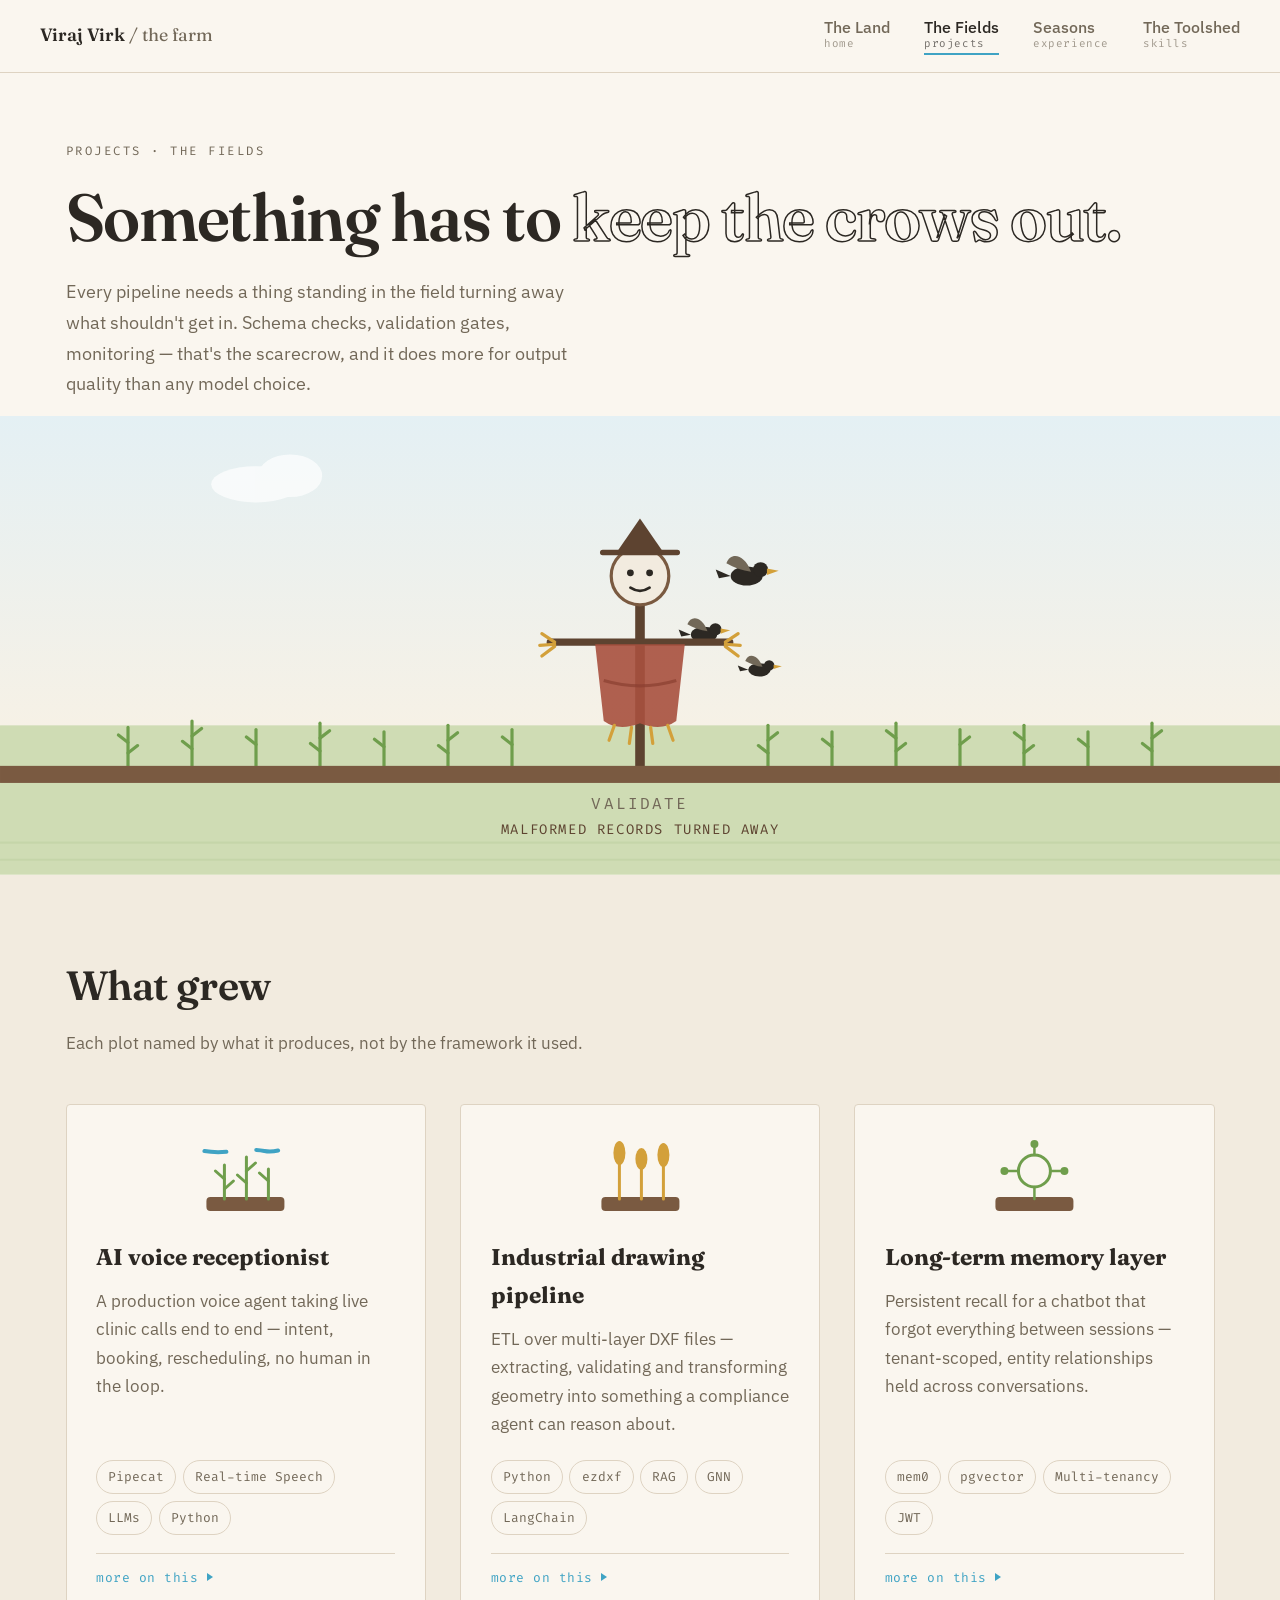
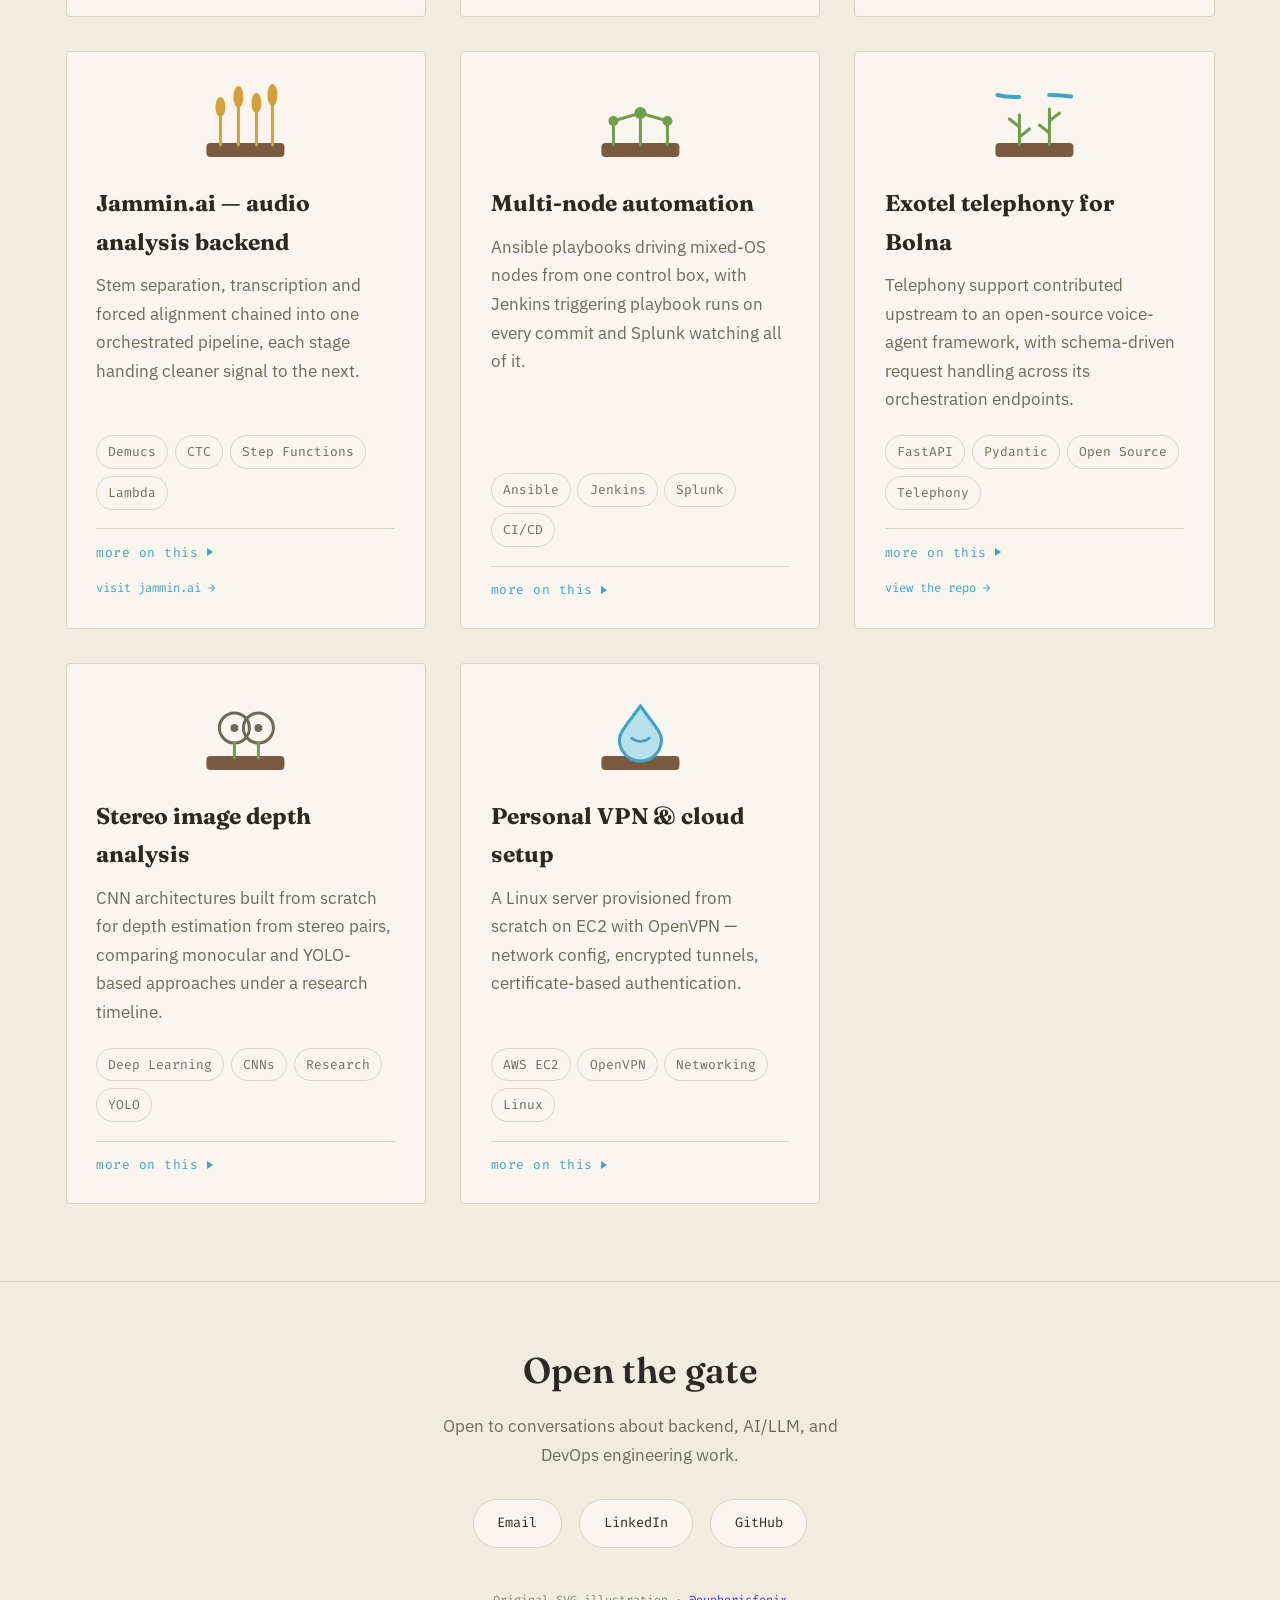
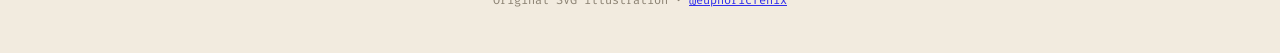
<file: projects.html>
<!DOCTYPE html>
<html lang="en">
<head>
<meta charset="UTF-8">
<meta name="viewport" content="width=device-width, initial-scale=1.0">
<meta name="description" content="A production voice agent, ETL over industrial drawing files, a multi-tenant RAG memory layer, and infrastructure automation.">
<meta property="og:title" content="Projects — Viraj Virk">
<meta property="og:description" content="A production voice agent, ETL over industrial drawing files, a multi-tenant RAG memory layer, and infrastructure automation.">
<meta property="og:type" content="website">
<link rel="icon" type="image/x-icon" href="favicon.ico">
<link rel="apple-touch-icon" sizes="180x180" href="apple-touch-icon.png">
<link rel="icon" type="image/png" sizes="192x192" href="android-chrome-192x192.png">
<title>Projects — Viraj Virk</title>
<link href="https://fonts.googleapis.com/css2?family=Fraunces:opsz,wght@9..144,400;9..144,600;9..144,700&family=IBM+Plex+Sans:wght@400;500;600&family=Fira+Code:wght@400;500&display=swap" rel="stylesheet">
<link rel="stylesheet" href="style.css">
</head>
<body>


<header class="topbar">
    <div class="topbar-inner">
        <a class="brand" href="index.html">Viraj Virk <span>/ the farm</span></a>
        <nav>
            <a href="index.html"><span class="nav-main">The Land</span><span class="nav-sub">home</span></a>
            <a class="on" href="projects.html"><span class="nav-main">The Fields</span><span class="nav-sub">projects</span></a>
            <a href="experience.html"><span class="nav-main">Seasons</span><span class="nav-sub">experience</span></a>
            <a href="skills.html"><span class="nav-main">The Toolshed</span><span class="nav-sub">skills</span></a>
        </nav>
    </div>
</header>

<div class="wrap">
    <section class="phead">
        <div class="eyebrow">Projects · the fields</div>
        <h1>Something has to <span class="hollow">keep the crows out.</span></h1>
        <p class="lede">
            Every pipeline needs a thing standing in the field turning away what shouldn't get in.
            Schema checks, validation gates, monitoring — that's the scarecrow, and it does more for
            output quality than any model choice.
        </p>
    </section>
</div>

<svg class="scene" viewBox="0 0 1200 430" role="img" aria-label="A scarecrow standing in a crop field with three crows flying away from it, illustrating validation rejecting malformed records.">
    <defs>
        <linearGradient id="skyGrad2" x1="0" y1="0" x2="0" y2="1">
            <stop offset="0%"   stop-color="var(--sky)"/>
            <stop offset="100%" stop-color="var(--sky-low)"/>
        </linearGradient>
    </defs>

    <rect width="1200" height="290" fill="url(#skyGrad2)"/>
    <rect y="290" width="1200" height="140" fill="var(--ground)"/>

    <g class="cloud" opacity="0.7" style="animation-duration:86s">
        <ellipse cx="240" cy="64" rx="42" ry="17" fill="#fff"/>
        <ellipse cx="272" cy="56" rx="30" ry="20" fill="#fff"/>
    </g>

    <!-- ===== crows being driven off ===== -->
    <g class="crow-away" style="animation-delay:-.4s">
        <g transform="translate(700,150)">
            <ellipse rx="15" ry="9" fill="var(--ink)"/>
            <circle cx="13" cy="-6" r="7" fill="var(--ink)"/>
            <path d="M 19 -7 l 11 2 l -11 4 z" fill="var(--wheat)"/>
            <path d="M -15 0 l -14 -6 l 3 8 z" fill="var(--ink)"/>
            <path class="wing" d="M 4 -4 C -2 -21 -15 -23 -19 -12 C -12 -8 -4 -5 4 -4 Z" fill="var(--ink-dim)"/>
        </g>
    </g>
    <g class="crow-away" style="animation-delay:-3.2s">
        <g transform="translate(660,205) scale(.82)">
            <ellipse rx="15" ry="9" fill="var(--ink)"/>
            <circle cx="13" cy="-6" r="7" fill="var(--ink)"/>
            <path d="M 19 -7 l 11 2 l -11 4 z" fill="var(--wheat)"/>
            <path d="M -15 0 l -14 -6 l 3 8 z" fill="var(--ink)"/>
            <path class="wing" d="M 4 -4 C -2 -21 -15 -23 -19 -12 C -12 -8 -4 -5 4 -4 Z" fill="var(--ink-dim)" style="animation-delay:-.15s"/>
        </g>
    </g>
    <g class="crow-away" style="animation-delay:-6.1s">
        <g transform="translate(712,238) scale(.7)">
            <ellipse rx="15" ry="9" fill="var(--ink)"/>
            <circle cx="13" cy="-6" r="7" fill="var(--ink)"/>
            <path d="M 19 -7 l 11 2 l -11 4 z" fill="var(--wheat)"/>
            <path d="M -15 0 l -14 -6 l 3 8 z" fill="var(--ink)"/>
            <path class="wing" d="M 4 -4 C -2 -21 -15 -23 -19 -12 C -12 -8 -4 -5 4 -4 Z" fill="var(--ink-dim)" style="animation-delay:-.27s"/>
        </g>
    </g>

    <!-- ===== the scarecrow ===== -->
    <g class="scare">
        <line x1="600" y1="158" x2="600" y2="330" stroke="var(--soil-dark)" stroke-width="9" stroke-linecap="round"/>
        <line x1="516" y1="212" x2="684" y2="212" stroke="var(--soil-dark)" stroke-width="7" stroke-linecap="round"/>

        <!-- cloth body -->
        <path d="M 558 214 L 642 214 L 634 286 Q 620 296 600 288 Q 580 296 566 286 Z" fill="var(--barn)" opacity="0.9"/>
        <path d="M 566 248 Q 600 258 634 248" fill="none" stroke="var(--barn-dark)" stroke-width="3" opacity="0.7"/>

        <!-- straw at cuffs and hem -->
        <g stroke="var(--wheat)" stroke-width="3" stroke-linecap="round">
            <path d="M 520 212 l -12 -8"/><path d="M 520 214 l -14 1"/><path d="M 520 216 l -12 9"/>
            <path d="M 680 212 l 12 -8"/><path d="M 680 214 l 14 1"/><path d="M 680 216 l 12 9"/>
            <path d="M 576 290 l -5 14"/><path d="M 592 292 l -2 15"/><path d="M 610 292 l 2 15"/><path d="M 626 290 l 5 14"/>
        </g>

        <!-- head + hat -->
        <circle cx="600" cy="150" r="27" fill="var(--paper-warm)" stroke="var(--soil)" stroke-width="3"/>
        <g fill="var(--ink)">
            <circle cx="591" cy="147" r="3.2"/><circle cx="609" cy="147" r="3.2"/>
        </g>
        <path d="M 591 161 q 9 6 18 0" fill="none" stroke="var(--ink)" stroke-width="2.5" stroke-linecap="round"/>
        <path d="M 565 128 L 635 128" stroke="var(--soil-dark)" stroke-width="5" stroke-linecap="round"/>
        <path d="M 578 128 L 600 96 L 622 128 Z" fill="var(--soil-dark)"/>
    </g>

    <text class="stage-label" x="600" y="368" text-anchor="middle">validate</text>
    <text class="plot-label" x="600" y="392" text-anchor="middle">malformed records turned away</text>

    <!-- ===== crop rows ===== -->
    <g stroke="var(--crop)" stroke-width="3" fill="none" stroke-linecap="round">
        <g class="crop" style="animation-delay:-.3s"><path d="M 120 330 L 120 292"/><path d="M 120 306 l -9 -7"/><path d="M 120 316 l 9 -7"/></g>
        <g class="crop" style="animation-delay:-1.4s"><path d="M 180 330 L 180 286"/><path d="M 180 300 l 9 -7"/><path d="M 180 312 l -9 -7"/></g>
        <g class="crop" style="animation-delay:-2.1s"><path d="M 240 330 L 240 294"/><path d="M 240 308 l -9 -7"/></g>
        <g class="crop" style="animation-delay:-.9s"><path d="M 300 330 L 300 288"/><path d="M 300 302 l 9 -7"/><path d="M 300 314 l -9 -7"/></g>
        <g class="crop" style="animation-delay:-1.8s"><path d="M 360 330 L 360 296"/><path d="M 360 310 l -9 -7"/></g>
        <g class="crop" style="animation-delay:-.6s"><path d="M 420 330 L 420 290"/><path d="M 420 304 l 9 -7"/><path d="M 420 316 l -9 -7"/></g>
        <g class="crop" style="animation-delay:-2.4s"><path d="M 480 330 L 480 294"/><path d="M 480 308 l -9 -7"/></g>
        <g class="crop" style="animation-delay:-1.1s"><path d="M 720 330 L 720 290"/><path d="M 720 304 l 9 -7"/><path d="M 720 316 l -9 -7"/></g>
        <g class="crop" style="animation-delay:-2.6s"><path d="M 780 330 L 780 296"/><path d="M 780 310 l -9 -7"/></g>
        <g class="crop" style="animation-delay:-.4s"><path d="M 840 330 L 840 288"/><path d="M 840 302 l -9 -7"/><path d="M 840 314 l 9 -7"/></g>
        <g class="crop" style="animation-delay:-1.9s"><path d="M 900 330 L 900 294"/><path d="M 900 308 l 9 -7"/></g>
        <g class="crop" style="animation-delay:-.8s"><path d="M 960 330 L 960 290"/><path d="M 960 304 l -9 -7"/><path d="M 960 316 l 9 -7"/></g>
        <g class="crop" style="animation-delay:-2.2s"><path d="M 1020 330 L 1020 296"/><path d="M 1020 310 l -9 -7"/></g>
        <g class="crop" style="animation-delay:-1.5s"><path d="M 1080 330 L 1080 288"/><path d="M 1080 302 l 9 -7"/><path d="M 1080 314 l -9 -7"/></g>
    </g>

    <rect y="328" width="1200" height="16" fill="var(--soil)"/>
    <g stroke="var(--ground-alt)" stroke-width="2" opacity="0.5">
        <line x1="0" y1="400" x2="1200" y2="400"/>
        <line x1="0" y1="416" x2="1200" y2="416"/>
    </g>
</svg>

<section class="band tint">
    <div class="wrap">
        <h2 class="sec-head">What grew</h2>
        <p class="sec-sub">Each plot named by what it produces, not by the framework it used.</p>

        <div class="fields">

            <div class="field">
                <svg class="field-icon" viewBox="0 0 90 86" fill="none" aria-hidden="true">
                    <rect x="6" y="62" width="78" height="14" rx="4" fill="var(--soil)"/>
                    <g stroke="var(--crop)" stroke-width="3" stroke-linecap="round">
                        <path d="M 24 64 L 24 30"/><path d="M 24 44 l -9 -8"/><path d="M 24 54 l 9 -8"/>
                        <path d="M 46 64 L 46 22"/><path d="M 46 36 l 9 -8"/><path d="M 46 48 l -9 -8"/>
                        <path d="M 68 64 L 68 34"/><path d="M 68 46 l -9 -8"/>
                    </g>
                    <path class="flow" d="M 4 16 C 26 20 44 12 64 16 C 74 18 82 14 88 12" stroke="var(--water)" stroke-width="4" stroke-linecap="round"/>
                </svg>
                <h3>AI voice receptionist</h3>
                <p>A production voice agent taking live clinic calls end to end — intent, booking, rescheduling, no human in the loop.</p>
                <div class="stems"><span class="stem">Pipecat</span><span class="stem">Real-time Speech</span><span class="stem">LLMs</span><span class="stem">Python</span></div>
                <button class="more-btn" data-modal="p1">more on this</button>
                <dialog class="sheet" id="p1">
                    <button class="sheet-close" aria-label="Close">&times;</button>
                    <div class="sheet-inner">
                        <h4>AI voice receptionist</h4>
                    <div class="more-body">
                        <dl>
                            <dt>Problem</dt>
                            <dd>A doctor's clinic losing staff hours to inbound calls that were almost entirely booking and rescheduling.</dd>
                            <dt>Build</dt>
                            <dd>A real-time backend pipeline on Pipecat, orchestrating speech-to-text, LLM reasoning and text-to-speech inside a latency budget tight enough for natural turn-taking.</dd>
                            <dt>Hard part</dt>
                            <dd>Not the happy path — the edge cases. Interruptions mid-sentence, ambiguous speech, dead silence, and requests outside the agent's scope, each needing a fallback that doesn't strand the caller.</dd>
                            <dt>Outcome</dt>
                            <dd>Deployed and taking live calls end to end, managing the full booking and rescheduling flow without a human in the loop.</dd>
                        </dl>
                    </div>
                    </div>
                </dialog>
            </div>

            <div class="field">
                <svg class="field-icon" viewBox="0 0 90 86" fill="none" aria-hidden="true">
                    <rect x="6" y="62" width="78" height="14" rx="4" fill="var(--soil)"/>
                    <g stroke="var(--wheat)" stroke-width="3" stroke-linecap="round">
                        <path d="M 24 64 L 24 24"/><ellipse cx="24" cy="18" rx="6" ry="12" fill="var(--wheat)" stroke="none"/>
                        <path d="M 46 64 L 46 30"/><ellipse cx="46" cy="24" rx="6" ry="11" fill="var(--wheat)" stroke="none"/>
                        <path d="M 68 64 L 68 26"/><ellipse cx="68" cy="20" rx="6" ry="12" fill="var(--wheat)" stroke="none"/>
                    </g>
                </svg>
                <h3>Industrial drawing pipeline</h3>
                <p>ETL over multi-layer DXF files — extracting, validating and transforming geometry into something a compliance agent can reason about.</p>
                <div class="stems"><span class="stem">Python</span><span class="stem">ezdxf</span><span class="stem">RAG</span><span class="stem">GNN</span><span class="stem">LangChain</span></div>
                <button class="more-btn" data-modal="p2">more on this</button>
                <dialog class="sheet" id="p2">
                    <button class="sheet-close" aria-label="Close">&times;</button>
                    <div class="sheet-inner">
                        <h4>Industrial drawing pipeline</h4>
                    <div class="more-body">
                        <dl>
                            <dt>Context</dt>
                            <dd>A government-scale platform for the Goa Industrial Development Corporation, built under a Deloitte contract inside a compliance-audited delivery model.</dd>
                            <dt>Problem</dt>
                            <dd>Industrial drawing files arrive as multi-layer DXF with no consistent convention between sources — the same floor plan might be structured five different ways.</dd>
                            <dt>Build</dt>
                            <dd>ETL pipelines using ezdxf that extract, validate and transform the geometry, isolating floor plans, site plans and elevations regardless of how the source file was organised.</dd>
                            <dt>Models</dt>
                            <dd>CNN-based entity detection, StyleGAN for synthetic training data where real samples were thin, and Graph Neural Networks modelling the structural relationships between drawing elements.</dd>
                            <dt>Feeds</dt>
                            <dd>All of it into a RAG-based LLM compliance agent — Llama models orchestrated through LangChain — so the reasoning layer sees structure rather than raw vectors.</dd>
                        </dl>
                    </div>
                    </div>
                </dialog>
            </div>

            <div class="field">
                <svg class="field-icon" viewBox="0 0 90 86" fill="none" aria-hidden="true">
                    <rect x="6" y="62" width="78" height="14" rx="4" fill="var(--soil)"/>
                    <circle cx="45" cy="36" r="16" fill="none" stroke="var(--crop)" stroke-width="3"/>
                    <g stroke="var(--crop)" stroke-width="2.5" stroke-linecap="round">
                        <path d="M 45 52 L 45 64"/><path d="M 29 36 L 15 36"/><path d="M 61 36 L 75 36"/><path d="M 45 20 L 45 9"/>
                    </g>
                    <circle cx="15" cy="36" r="4" fill="var(--crop)"/><circle cx="75" cy="36" r="4" fill="var(--crop)"/><circle cx="45" cy="9" r="4" fill="var(--crop)"/>
                </svg>
                <h3>Long-term memory layer</h3>
                <p>Persistent recall for a chatbot that forgot everything between sessions — tenant-scoped, entity relationships held across conversations.</p>
                <div class="stems"><span class="stem">mem0</span><span class="stem">pgvector</span><span class="stem">Multi-tenancy</span><span class="stem">JWT</span></div>
                <button class="more-btn" data-modal="p3">more on this</button>
                <dialog class="sheet" id="p3">
                    <button class="sheet-close" aria-label="Close">&times;</button>
                    <div class="sheet-inner">
                        <h4>Long-term memory layer</h4>
                    <div class="more-body">
                        <dl>
                            <dt>Problem</dt>
                            <dd>An existing RAG chatbot had retrieval but no memory — every session started from zero, and it couldn't connect facts about the same person across conversations.</dd>
                            <dt>Build</dt>
                            <dd>Integrated mem0 to give it persistent recall plus entity-relationship awareness, so it holds who relates to what rather than just matching text.</dd>
                            <dt>Architecture</dt>
                            <dd>Designed to serve several client platforms from one service: JWT-scoped authentication, per-tenant vector database routing through a connection map, and pgvector-backed memory storage with metadata filtering.</dd>
                            <dt>Isolation</dt>
                            <dd>A shareable flag on each memory governs whether context can cross a tenant boundary — the piece that made one shared service acceptable instead of one deployment per client.</dd>
                        </dl>
                    </div>
                    </div>
                </dialog>
            </div>

            <div class="field">
                <svg class="field-icon" viewBox="0 0 90 86" fill="none" aria-hidden="true">
                    <rect x="6" y="62" width="78" height="14" rx="4" fill="var(--soil)"/>
                    <g stroke="var(--wheat)" stroke-width="3" stroke-linecap="round">
                        <path d="M 20 64 L 20 32"/><ellipse cx="20" cy="26" rx="5" ry="10" fill="var(--wheat)" stroke="none"/>
                        <path d="M 38 64 L 38 22"/><ellipse cx="38" cy="16" rx="5" ry="11" fill="var(--wheat)" stroke="none"/>
                        <path d="M 56 64 L 56 28"/><ellipse cx="56" cy="22" rx="5" ry="10" fill="var(--wheat)" stroke="none"/>
                        <path d="M 72 64 L 72 20"/><ellipse cx="72" cy="14" rx="5" ry="11" fill="var(--wheat)" stroke="none"/>
                    </g>
                </svg>
                <h3>Jammin.ai — audio analysis backend</h3>
                <p>Stem separation, transcription and forced alignment chained into one orchestrated pipeline, each stage handing cleaner signal to the next.</p>
                <div class="stems"><span class="stem">Demucs</span><span class="stem">CTC</span><span class="stem">Step Functions</span><span class="stem">Lambda</span></div>
                <button class="more-btn" data-modal="p4">more on this</button>
                <dialog class="sheet" id="p4">
                    <button class="sheet-close" aria-label="Close">&times;</button>
                    <div class="sheet-inner">
                        <div class="sheet-kicker">jammin.ai</div>
                        <h4>Audio analysis backend</h4>
                    <div class="more-body">
                        <dl>
                            <dt>Problem</dt>
                            <dd>An existing music-learning backend that was both too slow and not accurate enough — audio took too long to ingest, and the analysis on the other end was noisy.</dd>
                            <dt>Build</dt>
                            <dd>Sped up YouTube audio ingestion, improved transcription, and added 4-stem source separation with Demucs.</dd>
                            <dt>Best result</dt>
                            <dd>Chord detection already existed, but separation raised its accuracy substantially — handing it isolated instrument tracks instead of a mixed signal fixed the quality problem without touching the detection code.</dd>
                            <dt>Timestamps</dt>
                            <dd>CTC forced alignment between the audio and its transcription, which is what makes the output land on the right beat rather than approximately near it.</dd>
                            <dt>Infrastructure</dt>
                            <dd>Deployed on AWS with Step Functions orchestrating the stages across Lambda and EC2, backed by RDS and DynamoDB.</dd>
                        </dl>
                    </div>
                    </div>
                </dialog>
                <a class="field-link" href="https://jammin.ai" target="_blank" rel="noopener">visit jammin.ai &rarr;</a>
            </div>

            <div class="field">
                <svg class="field-icon" viewBox="0 0 90 86" fill="none" aria-hidden="true">
                    <rect x="6" y="62" width="78" height="14" rx="4" fill="var(--soil)"/>
                    <g stroke="var(--crop)" stroke-width="3" stroke-linecap="round" fill="none">
                        <path d="M 18 64 L 18 40"/><path d="M 45 64 L 45 32"/><path d="M 72 64 L 72 40"/>
                        <path d="M 18 40 L 45 32 L 72 40"/>
                    </g>
                    <circle cx="18" cy="40" r="5" fill="var(--crop)"/><circle cx="45" cy="32" r="6" fill="var(--crop)"/><circle cx="72" cy="40" r="5" fill="var(--crop)"/>
                </svg>
                <h3>Multi-node automation</h3>
                <p>Ansible playbooks driving mixed-OS nodes from one control box, with Jenkins triggering playbook runs on every commit and Splunk watching all of it.</p>
                <div class="stems"><span class="stem">Ansible</span><span class="stem">Jenkins</span><span class="stem">Splunk</span><span class="stem">CI/CD</span></div>
                <button class="more-btn" data-modal="p5">more on this</button>
                <dialog class="sheet" id="p5">
                    <button class="sheet-close" aria-label="Close">&times;</button>
                    <div class="sheet-inner">
                        <h4>Multi-node automation</h4>
                    <div class="more-body">
                        <dl>
                            <dt>Problem</dt>
                            <dd>Configuring machines one at a time, by hand, with no shared record of what state any of them were actually in.</dd>
                            <dt>Build</dt>
                            <dd>Ansible playbooks driving multiple nodes running different operating systems from a single control node, so setup becomes a file rather than a sequence of remembered steps.</dd>
                            <dt>Visibility</dt>
                            <dd>Centralised monitoring for every managed node in Splunk, using reverse IP-based identification to route and organise logs by source machine.</dd>
                            <dt>Automation</dt>
                            <dd>A Jenkins pipeline watching a GitHub repository, building, testing and deploying on each commit — wired into Ansible so a pipeline run can trigger playbook execution directly, connecting CI to the infrastructure layer.</dd>
                        </dl>
                    </div>
                    </div>
                </dialog>
            </div>

            <div class="field">
                <svg class="field-icon" viewBox="0 0 90 86" fill="none" aria-hidden="true">
                    <rect x="6" y="62" width="78" height="14" rx="4" fill="var(--soil)"/>
                    <g stroke="var(--crop)" stroke-width="3" stroke-linecap="round">
                        <path d="M 30 64 L 30 34"/><path d="M 30 46 l -10 -8"/><path d="M 30 56 l 10 -8"/>
                        <path d="M 60 64 L 60 28"/><path d="M 60 40 l 10 -8"/><path d="M 60 52 l -10 -8"/>
                    </g>
                    <path class="flow" d="M 8 14 C 30 20 52 10 84 16" stroke="var(--water)" stroke-width="4" stroke-linecap="round" style="animation-delay:-.5s"/>
                </svg>
                <h3>Exotel telephony for Bolna</h3>
                <p>Telephony support contributed upstream to an open-source voice-agent framework, with schema-driven request handling across its orchestration endpoints.</p>
                <div class="stems"><span class="stem">FastAPI</span><span class="stem">Pydantic</span><span class="stem">Open Source</span><span class="stem">Telephony</span></div>
                <button class="more-btn" data-modal="p6">more on this</button>
                <dialog class="sheet" id="p6">
                    <button class="sheet-close" aria-label="Close">&times;</button>
                    <div class="sheet-inner">
                        <h4>Exotel telephony for Bolna</h4>
                    <div class="more-body">
                        <dl>
                            <dt>Project</dt>
                            <dd>Bolna, an open-source framework for orchestrating LLM voice agents, which supported Twilio and Plivo but not Exotel.</dd>
                            <dt>Contribution</dt>
                            <dd>Added Exotel telephony support alongside the existing providers, following the conventions the codebase already used rather than bolting on a parallel path.</dd>
                            <dt>Build</dt>
                            <dd>REST API request and response handling built and validated with Pydantic for schema-driven data models across the agent-orchestration endpoints, which is what keeps real-time behaviour predictable when a call is already in progress.</dd>
                            <dt>Why it counts</dt>
                            <dd>Working inside a production-grade, community-maintained codebase — reading an existing API surface, matching its patterns, and getting changes accepted upstream.</dd>
                        </dl>
                    </div>
                    </div>
                </dialog>
                <a class="field-link" href="https://github.com/euphoricfenix/bolna_exotel" target="_blank" rel="noopener">view the repo &rarr;</a>
            </div>

            <div class="field">
                <svg class="field-icon" viewBox="0 0 90 86" fill="none" aria-hidden="true">
                    <rect x="6" y="62" width="78" height="14" rx="4" fill="var(--soil)"/>
                    <g fill="none" stroke="var(--ink-dim)" stroke-width="3" stroke-linecap="round">
                        <circle cx="34" cy="34" r="15"/><circle cx="58" cy="34" r="15"/>
                    </g>
                    <circle cx="34" cy="34" r="4" fill="var(--ink-dim)"/><circle cx="58" cy="34" r="4" fill="var(--ink-dim)"/>
                    <path d="M 34 49 L 34 64" stroke="var(--crop)" stroke-width="3" stroke-linecap="round"/>
                    <path d="M 58 49 L 58 64" stroke="var(--crop)" stroke-width="3" stroke-linecap="round"/>
                </svg>
                <h3>Stereo image depth analysis</h3>
                <p>CNN architectures built from scratch for depth estimation from stereo pairs, comparing monocular and YOLO-based approaches under a research timeline.</p>
                <div class="stems"><span class="stem">Deep Learning</span><span class="stem">CNNs</span><span class="stem">Research</span><span class="stem">YOLO</span></div>
                <button class="more-btn" data-modal="p7">more on this</button>
                <dialog class="sheet" id="p7">
                    <button class="sheet-close" aria-label="Close">&times;</button>
                    <div class="sheet-inner">
                        <h4>Stereo image depth analysis</h4>
                    <div class="more-body">
                        <dl>
                            <dt>Where</dt>
                            <dd>CSIR–CSIO Chandigarh, as a research intern — my first time owning a model end to end rather than following someone else's notebook.</dd>
                            <dt>Goal</dt>
                            <dd>Estimate depth from stereo image pairs, contributing to research on spatial awareness and 3D scene understanding.</dd>
                            <dt>Build</dt>
                            <dd>CNN architectures written and trained from scratch, deliberately rather than fine-tuning something pretrained, to understand what each layer was actually contributing.</dd>
                            <dt>Comparison</dt>
                            <dd>Evaluated several approaches against each other under a fixed research timeline, including monocular depth estimation and YOLO-based detection, and documented where each one broke down.</dd>
                        </dl>
                    </div>
                    </div>
                </dialog>
            </div>

            <div class="field">
                <svg class="field-icon" viewBox="0 0 90 86" fill="none" aria-hidden="true">
                    <rect x="6" y="62" width="78" height="14" rx="4" fill="var(--soil)"/>
                    <path d="M 45 12 C 58 30 66 38 66 46 A 21 21 0 0 1 24 46 C 24 38 32 30 45 12 Z" fill="var(--water-pale)" stroke="var(--water)" stroke-width="3"/>
                    <path d="M 36 44 q 9 7 18 0" fill="none" stroke="var(--water)" stroke-width="2.5" stroke-linecap="round"/>
                </svg>
                <h3>Personal VPN &amp; cloud setup</h3>
                <p>A Linux server provisioned from scratch on EC2 with OpenVPN — network config, encrypted tunnels, certificate-based authentication.</p>
                <div class="stems"><span class="stem">AWS EC2</span><span class="stem">OpenVPN</span><span class="stem">Networking</span><span class="stem">Linux</span></div>
                <button class="more-btn" data-modal="p8">more on this</button>
                <dialog class="sheet" id="p8">
                    <button class="sheet-close" aria-label="Close">&times;</button>
                    <div class="sheet-inner">
                        <h4>Personal VPN &amp; cloud setup</h4>
                    <div class="more-body">
                        <dl>
                            <dt>Why</dt>
                            <dd>Wanting a VPN I actually controlled, and using it as an excuse to learn the networking layer properly instead of trusting a provider's app.</dd>
                            <dt>Build</dt>
                            <dd>Provisioned a Linux server on AWS EC2 from nothing, installed and configured OpenVPN, set up the routing and firewall rules, and established the encrypted tunnels.</dd>
                            <dt>Auth</dt>
                            <dd>Certificate-based user authentication rather than shared credentials, generating and distributing the client certs myself.</dd>
                            <dt>Verification</dt>
                            <dd>Tested end to end from a real client configuration, which is where most of the actual learning happened.</dd>
                        </dl>
                    </div>
                    </div>
                </dialog>
            </div>

        </div>
    </div>
</section>

<footer>
    <div class="gate-head">Open the gate</div>
    <p>Open to conversations about backend, AI/LLM, and DevOps engineering work.</p>
    <div class="gate-links">
        <a href="mailto:virajvirk7@gmail.com">Email</a>
        <a href="https://linkedin.com/in/virajvirk" target="_blank" rel="noopener">LinkedIn</a>
        <a href="https://github.com/euphoricfenix" target="_blank" rel="noopener">GitHub</a>
    </div>
    <div class="fineprint">Original SVG illustration · <a href="https://github.com/euphoricfenix" target="_blank" rel="noopener">@euphoricfenix</a></div>
</footer>

<script src="app.js"></script>

</body>
</html>
</file>
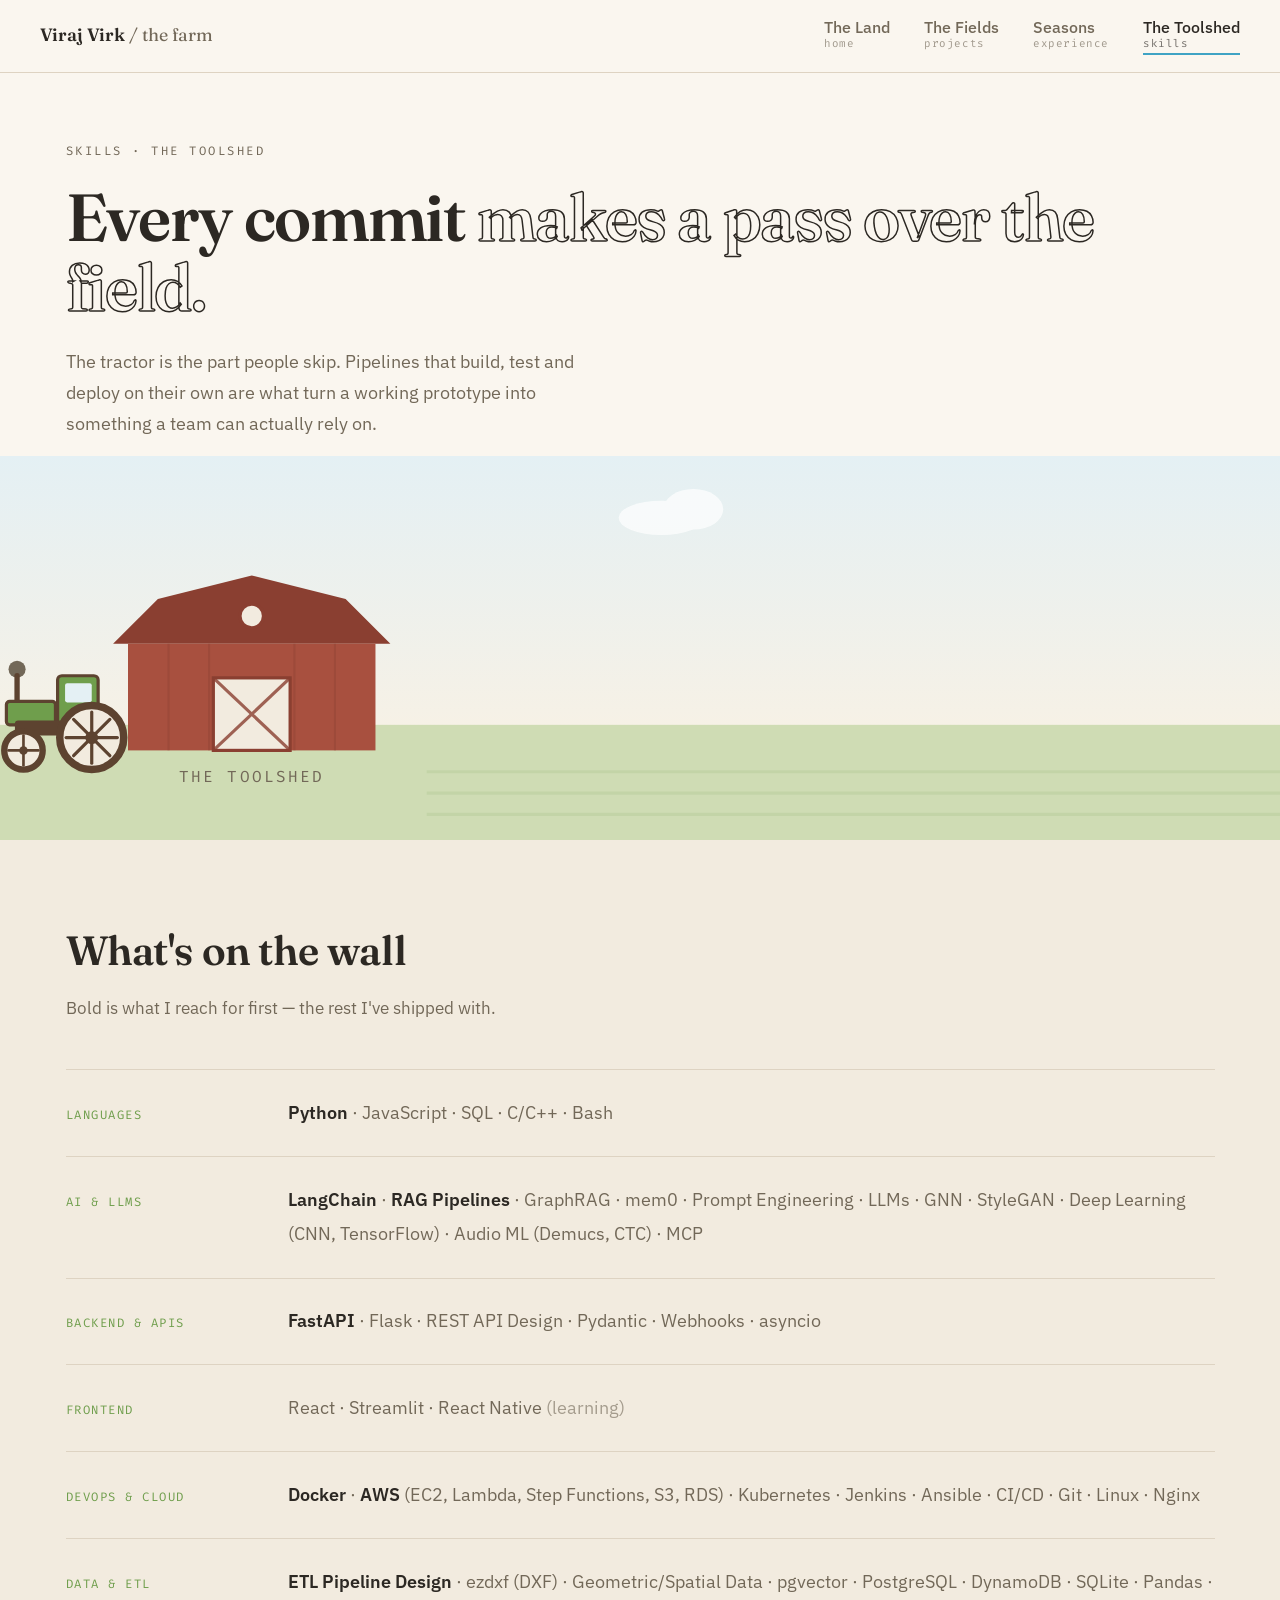
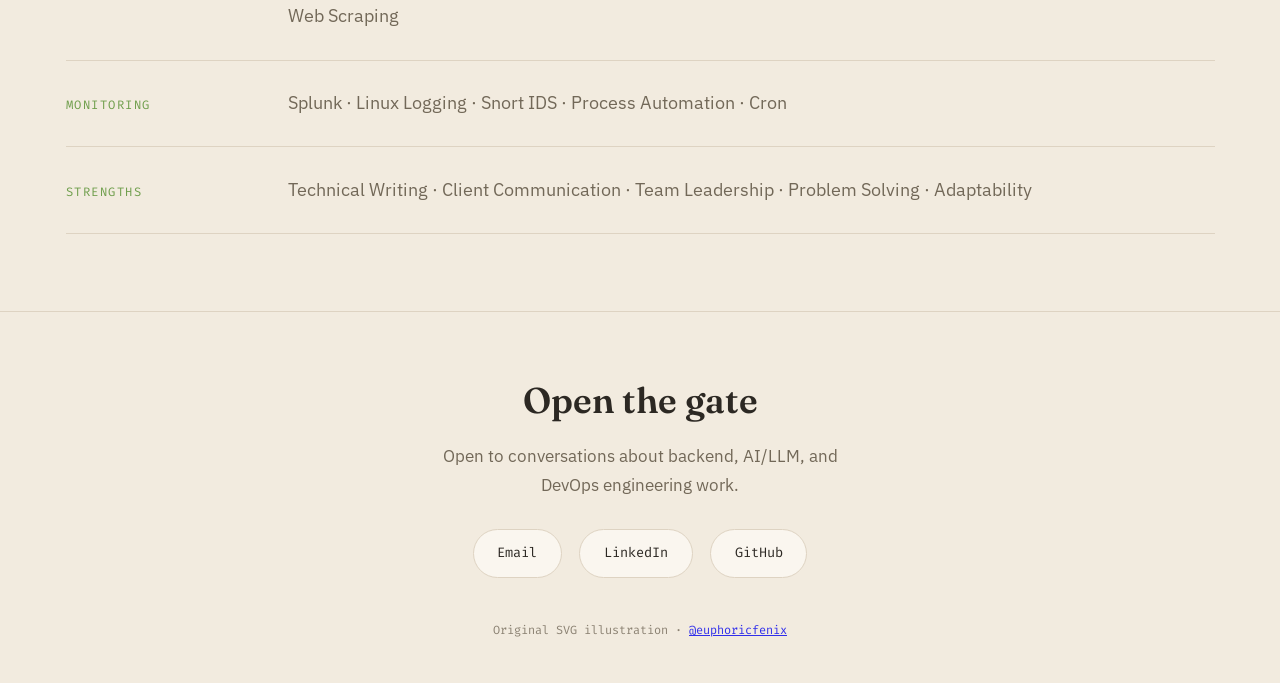
<file: skills.html>
<!DOCTYPE html>
<html lang="en">
<head>
<meta charset="UTF-8">
<meta name="viewport" content="width=device-width, initial-scale=1.0">
<meta name="description" content="Python, LangChain and RAG pipelines, FastAPI, Docker, AWS, and the data/ETL tooling underneath.">
<meta property="og:title" content="Skills — Viraj Virk">
<meta property="og:description" content="Python, LangChain and RAG pipelines, FastAPI, Docker, AWS, and the data/ETL tooling underneath.">
<meta property="og:type" content="website">
<link rel="icon" type="image/x-icon" href="favicon.ico">
<link rel="apple-touch-icon" sizes="180x180" href="apple-touch-icon.png">
<link rel="icon" type="image/png" sizes="192x192" href="android-chrome-192x192.png">
<title>Skills — Viraj Virk</title>
<link href="https://fonts.googleapis.com/css2?family=Fraunces:opsz,wght@9..144,400;9..144,600;9..144,700&family=IBM+Plex+Sans:wght@400;500;600&family=Fira+Code:wght@400;500&display=swap" rel="stylesheet">
<link rel="stylesheet" href="style.css">
</head>
<body>


<header class="topbar">
    <div class="topbar-inner">
        <a class="brand" href="index.html">Viraj Virk <span>/ the farm</span></a>
        <nav>
            <a href="index.html"><span class="nav-main">The Land</span><span class="nav-sub">home</span></a>
            <a href="projects.html"><span class="nav-main">The Fields</span><span class="nav-sub">projects</span></a>
            <a href="experience.html"><span class="nav-main">Seasons</span><span class="nav-sub">experience</span></a>
            <a class="on" href="skills.html"><span class="nav-main">The Toolshed</span><span class="nav-sub">skills</span></a>
        </nav>
    </div>
</header>

<div class="wrap">
    <section class="phead">
        <div class="eyebrow">Skills · the toolshed</div>
        <h1>Every commit <span class="hollow">makes a pass over the field.</span></h1>
        <p class="lede">
            The tractor is the part people skip. Pipelines that build, test and deploy on their own are
            what turn a working prototype into something a team can actually rely on.
        </p>
    </section>
</div>

<svg class="scene" viewBox="0 0 1200 360" role="img" aria-label="A barn beside a field with a tractor driving across it, illustrating continuous integration making a pass on every commit.">
    <defs>
        <linearGradient id="skyGrad3" x1="0" y1="0" x2="0" y2="1">
            <stop offset="0%"   stop-color="var(--sky)"/>
            <stop offset="100%" stop-color="var(--sky-low)"/>
        </linearGradient>
    </defs>

    <rect width="1200" height="252" fill="url(#skyGrad3)"/>
    <rect y="252" width="1200" height="108" fill="var(--ground)"/>

    <g class="cloud" opacity="0.72" style="animation-duration:80s">
        <ellipse cx="620" cy="58" rx="40" ry="16" fill="#fff"/>
        <ellipse cx="650" cy="50" rx="28" ry="19" fill="#fff"/>
    </g>

    <!-- ===== the barn ===== -->
    <g>
        <path d="M 106 176 L 148 134 L 236 112 L 324 134 L 366 176 Z" fill="var(--barn-dark)"/>
        <rect x="120" y="176" width="232" height="100" fill="var(--barn)"/>
        <g stroke="var(--barn-dark)" stroke-width="2" opacity="0.35">
            <line x1="158" y1="176" x2="158" y2="276"/>
            <line x1="196" y1="176" x2="196" y2="276"/>
            <line x1="276" y1="176" x2="276" y2="276"/>
            <line x1="314" y1="176" x2="314" y2="276"/>
        </g>
        <circle cx="236" cy="150" r="11" fill="var(--paper-warm)" stroke="var(--barn-dark)" stroke-width="3"/>
        <rect x="200" y="208" width="72" height="68" fill="var(--paper-warm)" stroke="var(--barn-dark)" stroke-width="3"/>
        <g stroke="var(--barn-dark)" stroke-width="3" opacity="0.8">
            <line x1="200" y1="208" x2="272" y2="276"/>
            <line x1="272" y1="208" x2="200" y2="276"/>
        </g>
    </g>
    <text class="stage-label" x="236" y="306" text-anchor="middle">the toolshed</text>

    <!-- ===== furrows ===== -->
    <g stroke="var(--ground-alt)" stroke-width="3" opacity="0.6">
        <line x1="400" y1="296" x2="1200" y2="296"/>
        <line x1="400" y1="316" x2="1200" y2="316"/>
        <line x1="400" y1="336" x2="1200" y2="336"/>
    </g>

    <!-- ===== the tractor ===== -->
    <g class="tractor">
        <g>
            <circle class="puff" cx="16" cy="200" r="6" fill="var(--ink-dim)"/>
            <circle class="puff" cx="16" cy="200" r="8" fill="var(--ink-dim)" style="animation-delay:-1.3s"/>
        </g>
        <line x1="16" y1="230" x2="16" y2="206" stroke="var(--soil-dark)" stroke-width="5" stroke-linecap="round"/>

        <rect x="54" y="206" width="38" height="46" rx="4" fill="var(--crop)" stroke="var(--soil-dark)" stroke-width="3"/>
        <rect x="61" y="213" width="25" height="18" rx="2" fill="var(--sky)"/>
        <rect x="6"  y="230" width="46" height="22" rx="3" fill="var(--crop)" stroke="var(--soil-dark)" stroke-width="3"/>
        <rect x="14" y="248" width="80" height="14" rx="3" fill="var(--soil-dark)"/>

        <g class="roll" style="animation-duration:2.2s">
            <circle cx="86" cy="264" r="30" fill="var(--paper-warm)" stroke="var(--soil-dark)" stroke-width="7"/>
            <g stroke="var(--soil-dark)" stroke-width="3" stroke-linecap="round">
                <line x1="86" y1="240" x2="86" y2="288"/>
                <line x1="62" y1="264" x2="110" y2="264"/>
                <line x1="69" y1="247" x2="103" y2="281"/>
                <line x1="69" y1="281" x2="103" y2="247"/>
            </g>
            <circle cx="86" cy="264" r="6" fill="var(--soil-dark)"/>
        </g>

        <g class="roll" style="animation-duration:1.4s">
            <circle cx="22" cy="276" r="18" fill="var(--paper-warm)" stroke="var(--soil-dark)" stroke-width="6"/>
            <g stroke="var(--soil-dark)" stroke-width="2.5" stroke-linecap="round">
                <line x1="22" y1="262" x2="22" y2="290"/>
                <line x1="8"  y1="276" x2="36" y2="276"/>
            </g>
            <circle cx="22" cy="276" r="4" fill="var(--soil-dark)"/>
        </g>
    </g>
</svg>

<section class="band tint">
    <div class="wrap">
        <h2 class="sec-head">What's on the wall</h2>
        <p class="sec-sub">Bold is what I reach for first — the rest I've shipped with.</p>

        <div class="shed">
            <div class="shed-row">
                <div class="shed-label">Languages</div>
                <div class="shed-items"><b>Python</b> · JavaScript · SQL · C/C++ · Bash</div>
            </div>
            <div class="shed-row">
                <div class="shed-label">AI &amp; LLMs</div>
                <div class="shed-items"><b>LangChain</b> · <b>RAG Pipelines</b> · GraphRAG · mem0 · Prompt Engineering · LLMs · GNN · StyleGAN · Deep Learning (CNN, TensorFlow) · Audio ML (Demucs, CTC) · MCP</div>
            </div>
            <div class="shed-row">
                <div class="shed-label">Backend &amp; APIs</div>
                <div class="shed-items"><b>FastAPI</b> · Flask · REST API Design · Pydantic · Webhooks · asyncio</div>
            </div>
            <div class="shed-row">
                <div class="shed-label">Frontend</div>
                <div class="shed-items">React · Streamlit · React Native <span style="opacity:.6">(learning)</span></div>
            </div>
            <div class="shed-row">
                <div class="shed-label">DevOps &amp; Cloud</div>
                <div class="shed-items"><b>Docker</b> · <b>AWS</b> (EC2, Lambda, Step Functions, S3, RDS) · Kubernetes · Jenkins · Ansible · CI/CD · Git · Linux · Nginx</div>
            </div>
            <div class="shed-row">
                <div class="shed-label">Data &amp; ETL</div>
                <div class="shed-items"><b>ETL Pipeline Design</b> · ezdxf (DXF) · Geometric/Spatial Data · pgvector · PostgreSQL · DynamoDB · SQLite · Pandas · Web Scraping</div>
            </div>
            <div class="shed-row">
                <div class="shed-label">Monitoring</div>
                <div class="shed-items">Splunk · Linux Logging · Snort IDS · Process Automation · Cron</div>
            </div>
            <div class="shed-row">
                <div class="shed-label">Strengths</div>
                <div class="shed-items">Technical Writing · Client Communication · Team Leadership · Problem Solving · Adaptability</div>
            </div>
        </div>
    </div>
</section>

<footer>
    <div class="gate-head">Open the gate</div>
    <p>Open to conversations about backend, AI/LLM, and DevOps engineering work.</p>
    <div class="gate-links">
        <a href="mailto:virajvirk7@gmail.com">Email</a>
        <a href="https://linkedin.com/in/virajvirk" target="_blank" rel="noopener">LinkedIn</a>
        <a href="https://github.com/euphoricfenix" target="_blank" rel="noopener">GitHub</a>
    </div>
    <div class="fineprint">Original SVG illustration · <a href="https://github.com/euphoricfenix" target="_blank" rel="noopener">@euphoricfenix</a></div>
</footer>

</body>
</html>
</file>
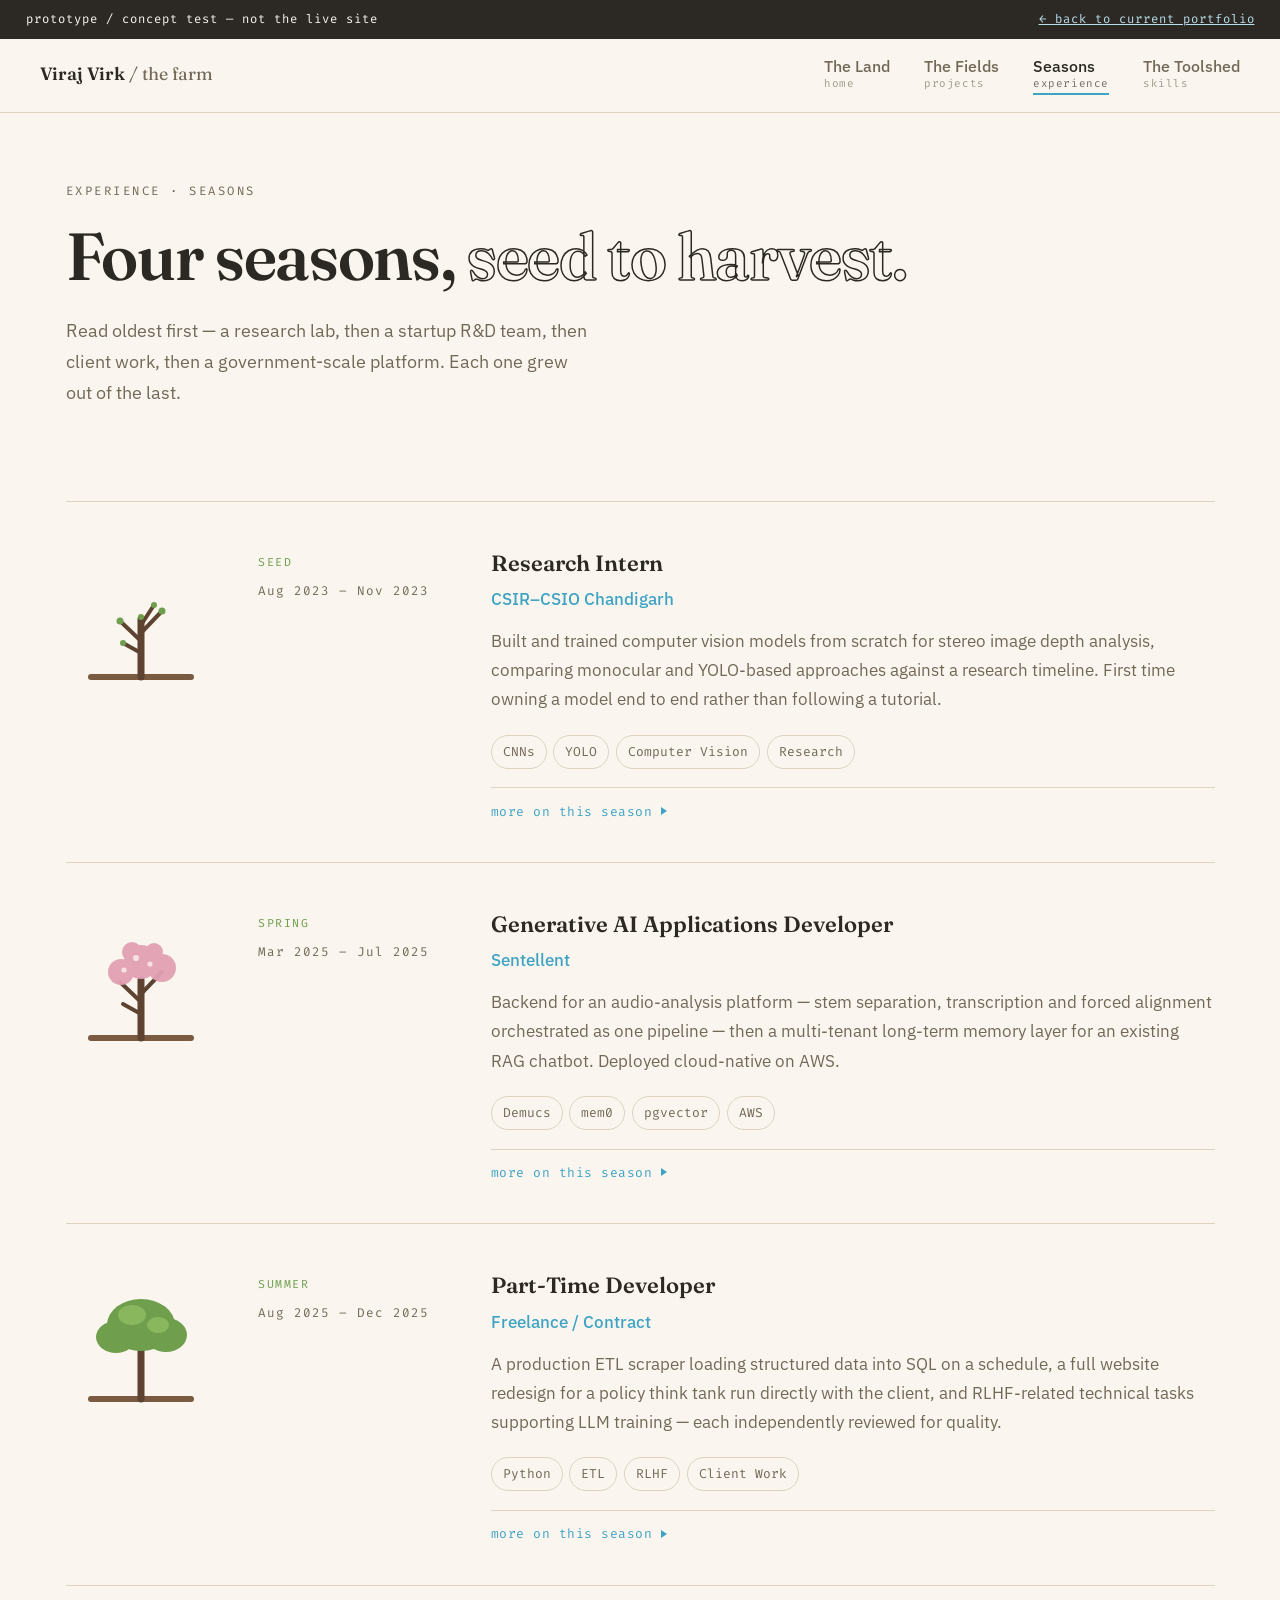
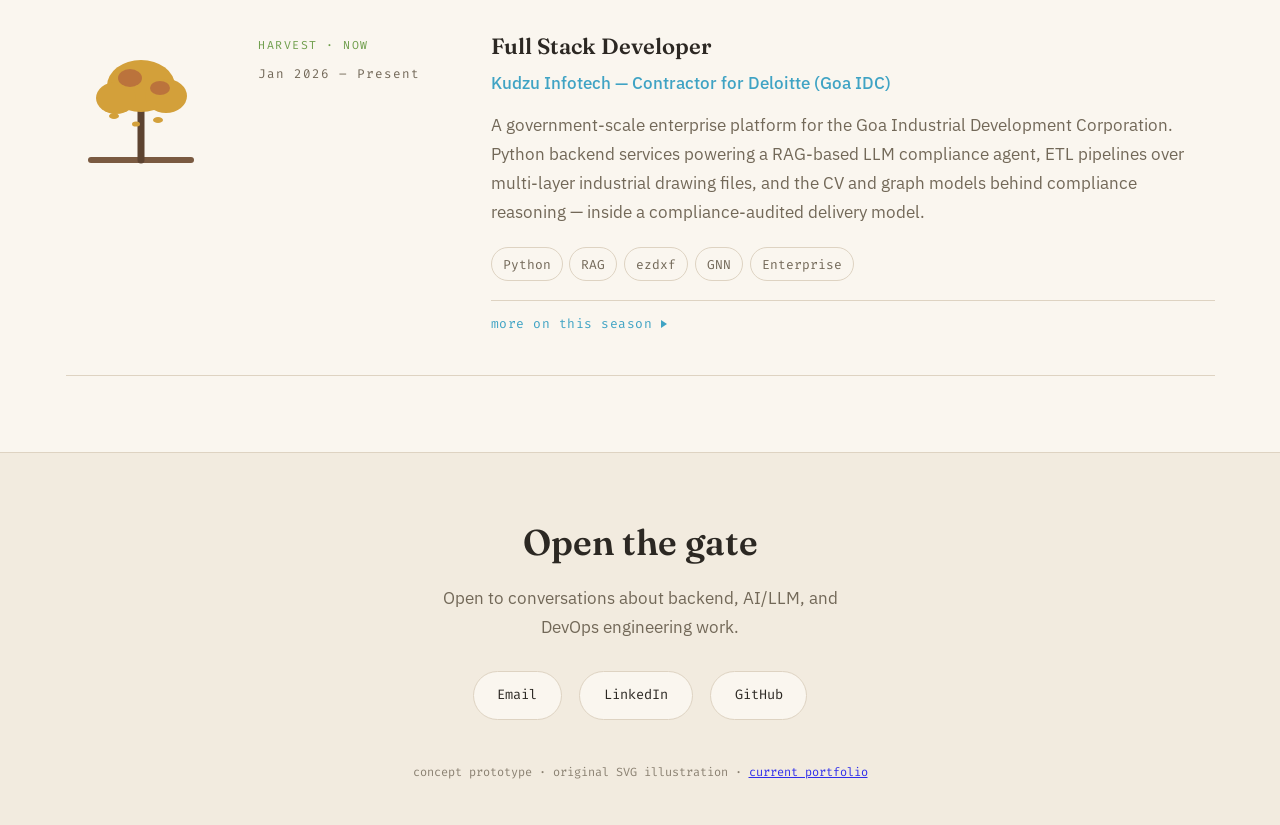
<file: farm/experience.html>
<!DOCTYPE html>
<html lang="en">
<head>
<meta charset="UTF-8">
<meta name="viewport" content="width=device-width, initial-scale=1.0">
<title>Experience — Viraj Virk (concept)</title>
<link href="https://fonts.googleapis.com/css2?family=Fraunces:opsz,wght@9..144,400;9..144,600;9..144,700&family=IBM+Plex+Sans:wght@400;500;600&family=Fira+Code:wght@400;500&display=swap" rel="stylesheet">
<link rel="stylesheet" href="style.css">
</head>
<body>

<div class="proto-banner">
    <span>prototype / concept test — not the live site</span>
    <a href="../index.html">&larr; back to current portfolio</a>
</div>

<header class="topbar">
    <div class="topbar-inner">
        <a class="brand" href="index.html">Viraj Virk <span>/ the farm</span></a>
        <nav>
            <a href="index.html"><span class="nav-main">The Land</span><span class="nav-sub">home</span></a>
            <a href="projects.html"><span class="nav-main">The Fields</span><span class="nav-sub">projects</span></a>
            <a class="on" href="experience.html"><span class="nav-main">Seasons</span><span class="nav-sub">experience</span></a>
            <a href="skills.html"><span class="nav-main">The Toolshed</span><span class="nav-sub">skills</span></a>
        </nav>
    </div>
</header>

<div class="wrap">
    <section class="phead">
        <div class="eyebrow">Experience · seasons</div>
        <h1>Four seasons, <span class="hollow">seed to harvest.</span></h1>
        <p class="lede">
            Read oldest first — a research lab, then a startup R&amp;D team, then client work,
            then a government-scale platform. Each one grew out of the last.
        </p>
    </section>

    <section class="band">
        <div class="seasons">

            <!-- ===== season 1 — seed ===== -->
            <div class="season">
                <svg class="season-art" viewBox="0 0 150 150" aria-hidden="true">
                    <line x1="25" y1="132" x2="125" y2="132" stroke="var(--soil)" stroke-width="6" stroke-linecap="round"/>
                    <g stroke="var(--soil-dark)" stroke-width="7" stroke-linecap="round" fill="none">
                        <path d="M 75 132 L 75 74"/>
                    </g>
                    <g stroke="var(--soil-dark)" stroke-width="4" stroke-linecap="round" fill="none">
                        <path d="M 75 96 L 54 76"/><path d="M 75 88 L 96 66"/>
                        <path d="M 75 108 L 57 98"/><path d="M 75 80 L 88 60"/>
                    </g>
                    <g fill="var(--crop)">
                        <circle cx="54" cy="76" r="3.5"/><circle cx="96" cy="66" r="3.5"/>
                        <circle cx="57" cy="98" r="3"/><circle cx="88" cy="60" r="3"/>
                        <circle cx="75" cy="72" r="3"/>
                    </g>
                </svg>
                <div class="season-meta">
                    <div class="season-tag">Seed</div>
                    <div class="season-when">Aug 2023 – Nov 2023</div>
                </div>
                <div class="season-body">
                    <h3>Research Intern</h3>
                    <div class="who">CSIR–CSIO Chandigarh</div>
                    <p>
                        Built and trained computer vision models from scratch for stereo image depth analysis,
                        comparing monocular and YOLO-based approaches against a research timeline. First time
                        owning a model end to end rather than following a tutorial.
                    </p>
                    <div class="stems"><span class="stem">CNNs</span><span class="stem">YOLO</span><span class="stem">Computer Vision</span><span class="stem">Research</span></div>
                    <button class="more-btn" data-modal="s1">more on this season</button>
                    <dialog class="sheet" id="s1">
                        <button class="sheet-close" aria-label="Close">&times;</button>
                        <div class="sheet-inner">
                            <div class="sheet-kicker">CSIR–CSIO Chandigarh</div>
                            <h4>Research Intern</h4>
                        <div class="more-body">
                            <dl>
                                <dt>The work</dt>
                                <dd>Deep learning models for stereo image depth analysis, built and trained from scratch rather than fine-tuned, so I had to understand what each layer contributed instead of treating the network as a black box.</dd>
                                <dt>Approach</dt>
                                <dd>Explored several routes in parallel — monocular depth estimation and YOLO-based detection among them — and compared them against each other under a fixed research timeline.</dd>
                                <dt>What it taught me</dt>
                                <dd>That most of the difficulty in an ML problem is upstream of the model: how the data is captured, aligned and cleaned decides the ceiling before training starts. That lesson is why I ended up doing pipeline work.</dd>
                            </dl>
                        </div>
                        </div>
                    </dialog>
                </div>
            </div>

            <!-- ===== season 2 — spring ===== -->
            <div class="season">
                <svg class="season-art" viewBox="0 0 150 150" aria-hidden="true">
                    <line x1="25" y1="132" x2="125" y2="132" stroke="var(--soil)" stroke-width="6" stroke-linecap="round"/>
                    <g stroke="var(--soil-dark)" stroke-width="7" stroke-linecap="round" fill="none">
                        <path d="M 75 132 L 75 74"/>
                    </g>
                    <g stroke="var(--soil-dark)" stroke-width="4" stroke-linecap="round" fill="none">
                        <path d="M 75 96 L 54 76"/><path d="M 75 88 L 96 66"/><path d="M 75 108 L 57 98"/>
                    </g>
                    <g fill="var(--blossom)" opacity="0.95">
                        <circle cx="75" cy="56" r="17"/><circle cx="55" cy="66" r="13"/><circle cx="96" cy="62" r="14"/>
                        <circle cx="66" cy="46" r="10"/><circle cx="88" cy="46" r="9"/>
                    </g>
                    <g fill="var(--paper)" opacity="0.75">
                        <circle cx="70" cy="52" r="3"/><circle cx="84" cy="58" r="2.6"/><circle cx="58" cy="64" r="2.6"/>
                    </g>
                </svg>
                <div class="season-meta">
                    <div class="season-tag">Spring</div>
                    <div class="season-when">Mar 2025 – Jul 2025</div>
                </div>
                <div class="season-body">
                    <h3>Generative AI Applications Developer</h3>
                    <div class="who">Sentellent</div>
                    <p>
                        Backend for an audio-analysis platform — stem separation, transcription and forced
                        alignment orchestrated as one pipeline — then a multi-tenant long-term memory layer
                        for an existing RAG chatbot. Deployed cloud-native on AWS.
                    </p>
                    <div class="stems"><span class="stem">Demucs</span><span class="stem">mem0</span><span class="stem">pgvector</span><span class="stem">AWS</span></div>
                    <button class="more-btn" data-modal="s2">more on this season</button>
                    <dialog class="sheet" id="s2">
                        <button class="sheet-close" aria-label="Close">&times;</button>
                        <div class="sheet-inner">
                            <div class="sheet-kicker">Sentellent</div>
                            <h4>Generative AI Applications Developer</h4>
                        <div class="more-body">
                            <dl>
                                <dt>First stream</dt>
                                <dd>Backend for an audio-analysis platform: faster audio ingestion, better transcription, 4-stem separation with Demucs, and CTC forced alignment for accurate timestamps. Separation turned out to fix the existing chord detection by feeding it isolated tracks rather than a mixed signal.</dd>
                                <dt>Second stream</dt>
                                <dd>A multi-tenant long-term memory layer for an existing RAG chatbot using mem0 — JWT-scoped access, per-tenant vector database routing, pgvector storage, and a shareable flag deciding what context may cross a tenant boundary.</dd>
                                <dt>Ownership</dt>
                                <dd>Deployment was mine too: Step Functions orchestrating Lambda and EC2, with RDS and DynamoDB behind it, plus the environment setup, configuration and monitoring.</dd>
                                <dt>Also</dt>
                                <dd>Prompt engineering and model evaluation with the R&amp;D team, and the technical documentation internal teams actually had to use.</dd>
                            </dl>
                        </div>
                        </div>
                    </dialog>
                </div>
            </div>

            <!-- ===== season 3 — summer ===== -->
            <div class="season">
                <svg class="season-art" viewBox="0 0 150 150" aria-hidden="true">
                    <line x1="25" y1="132" x2="125" y2="132" stroke="var(--soil)" stroke-width="6" stroke-linecap="round"/>
                    <g stroke="var(--soil-dark)" stroke-width="7" stroke-linecap="round" fill="none">
                        <path d="M 75 132 L 75 78"/>
                    </g>
                    <g fill="var(--crop)">
                        <ellipse cx="75" cy="58" rx="34" ry="26"/>
                        <ellipse cx="50" cy="70" rx="20" ry="16"/>
                        <ellipse cx="100" cy="68" rx="21" ry="17"/>
                    </g>
                    <g fill="var(--crop-light)" opacity="0.7">
                        <ellipse cx="66" cy="48" rx="14" ry="10"/>
                        <ellipse cx="92" cy="58" rx="11" ry="8"/>
                    </g>
                </svg>
                <div class="season-meta">
                    <div class="season-tag">Summer</div>
                    <div class="season-when">Aug 2025 – Dec 2025</div>
                </div>
                <div class="season-body">
                    <h3>Part-Time Developer</h3>
                    <div class="who">Freelance / Contract</div>
                    <p>
                        A production ETL scraper loading structured data into SQL on a schedule, a full website
                        redesign for a policy think tank run directly with the client, and RLHF-related technical
                        tasks supporting LLM training — each independently reviewed for quality.
                    </p>
                    <div class="stems"><span class="stem">Python</span><span class="stem">ETL</span><span class="stem">RLHF</span><span class="stem">Client Work</span></div>
                    <button class="more-btn" data-modal="s3">more on this season</button>
                    <dialog class="sheet" id="s3">
                        <button class="sheet-close" aria-label="Close">&times;</button>
                        <div class="sheet-inner">
                            <div class="sheet-kicker">Freelance / Contract</div>
                            <h4>Part-Time Developer</h4>
                        <div class="more-body">
                            <dl>
                                <dt>Early-stage startup</dt>
                                <dd>A production ETL pipeline — a scraper that extracts, cleans and loads structured e-commerce design data into a SQL database, running on a schedule with error handling built for the failures that actually happen rather than the ones that look good in a diagram.</dd>
                                <dt>Policy think tank</dt>
                                <dd>A full website redesign, run directly with the client: sitting in the meetings, translating what stakeholders wanted into something implementable, and improving accessibility for researchers using it.</dd>
                                <dt>Dusker AI</dt>
                                <dd>RLHF-related technical tasks supporting LLM training — terminal automation, benchmarking, tooling development, script execution and troubleshooting, with every task independently reviewed and approved for quality.</dd>
                                <dt>What it taught me</dt>
                                <dd>Client work is mostly translation. The technical part is rarely the bottleneck; agreeing on what "done" means is.</dd>
                            </dl>
                        </div>
                        </div>
                    </dialog>
                </div>
            </div>

            <!-- ===== season 4 — harvest ===== -->
            <div class="season">
                <svg class="season-art" viewBox="0 0 150 150" aria-hidden="true">
                    <line x1="25" y1="132" x2="125" y2="132" stroke="var(--soil)" stroke-width="6" stroke-linecap="round"/>
                    <g stroke="var(--soil-dark)" stroke-width="7" stroke-linecap="round" fill="none">
                        <path d="M 75 132 L 75 78"/>
                    </g>
                    <g fill="var(--wheat)">
                        <ellipse cx="75" cy="58" rx="34" ry="26"/>
                        <ellipse cx="50" cy="70" rx="20" ry="16"/>
                        <ellipse cx="100" cy="68" rx="21" ry="17"/>
                    </g>
                    <g fill="var(--barn)" opacity="0.55">
                        <ellipse cx="64" cy="50" rx="12" ry="9"/>
                        <ellipse cx="94" cy="60" rx="10" ry="7"/>
                    </g>
                    <g fill="var(--wheat)">
                        <ellipse class="leaf" cx="48" cy="88"  rx="5" ry="3" style="animation-delay:-1s"/>
                        <ellipse class="leaf" cx="92" cy="92"  rx="5" ry="3" style="animation-delay:-3.5s"/>
                        <ellipse class="leaf" cx="70" cy="96"  rx="4" ry="2.6" style="animation-delay:-5.5s"/>
                    </g>
                </svg>
                <div class="season-meta">
                    <div class="season-tag">Harvest · now</div>
                    <div class="season-when">Jan 2026 – Present</div>
                </div>
                <div class="season-body">
                    <h3>Full Stack Developer</h3>
                    <div class="who">Kudzu Infotech — Contractor for Deloitte (Goa IDC)</div>
                    <p>
                        A government-scale enterprise platform for the Goa Industrial Development Corporation.
                        Python backend services powering a RAG-based LLM compliance agent, ETL pipelines over
                        multi-layer industrial drawing files, and the CV and graph models behind compliance
                        reasoning — inside a compliance-audited delivery model.
                    </p>
                    <div class="stems"><span class="stem">Python</span><span class="stem">RAG</span><span class="stem">ezdxf</span><span class="stem">GNN</span><span class="stem">Enterprise</span></div>
                    <button class="more-btn" data-modal="s4">more on this season</button>
                    <dialog class="sheet" id="s4">
                        <button class="sheet-close" aria-label="Close">&times;</button>
                        <div class="sheet-inner">
                            <div class="sheet-kicker">Kudzu Infotech — Contractor for Deloitte (Goa IDC)</div>
                            <h4>Full Stack Developer</h4>
                        <div class="more-body">
                            <dl>
                                <dt>The platform</dt>
                                <dd>Python backend services powering a RAG-based LLM compliance agent — Llama models orchestrated through LangChain — for the Goa Industrial Development Corporation.</dd>
                                <dt>Data problem</dt>
                                <dd>ETL pipelines using ezdxf over multi-layer industrial drawing files, extracting, validating and transforming geometry so that floor plans, site plans and elevations come out consistent regardless of how the source file was organised.</dd>
                                <dt>Models</dt>
                                <dd>CNN-based entity detection, StyleGAN for synthetic training data where real samples were thin, and Graph Neural Networks modelling relationships between drawing elements so the compliance reasoning sees structure rather than isolated shapes.</dd>
                                <dt>Integration</dt>
                                <dd>Stitching CV models, LLM services and structured data pipelines together through internal APIs, then troubleshooting and tuning them as the system scales.</dd>
                                <dt>How it's delivered</dt>
                                <dd>A Deloitte-contracted, compliance-audited model, working in a cross-functional team with product managers, designers and AI engineers on Agile-aligned review cycles — the constraint shapes the engineering as much as the requirements do.</dd>
                            </dl>
                        </div>
                        </div>
                    </dialog>
                </div>
            </div>

        </div>
    </section>
</div>

<footer>
    <div class="gate-head">Open the gate</div>
    <p>Open to conversations about backend, AI/LLM, and DevOps engineering work.</p>
    <div class="gate-links">
        <a href="mailto:virajvirk7@gmail.com">Email</a>
        <a href="https://linkedin.com/in/virajvirk" target="_blank" rel="noopener">LinkedIn</a>
        <a href="https://github.com/euphoricfenix" target="_blank" rel="noopener">GitHub</a>
    </div>
    <div class="fineprint">concept prototype · original SVG illustration · <a href="../index.html">current portfolio</a></div>
</footer>

<script src="app.js"></script>

</body>
</html>
</file>
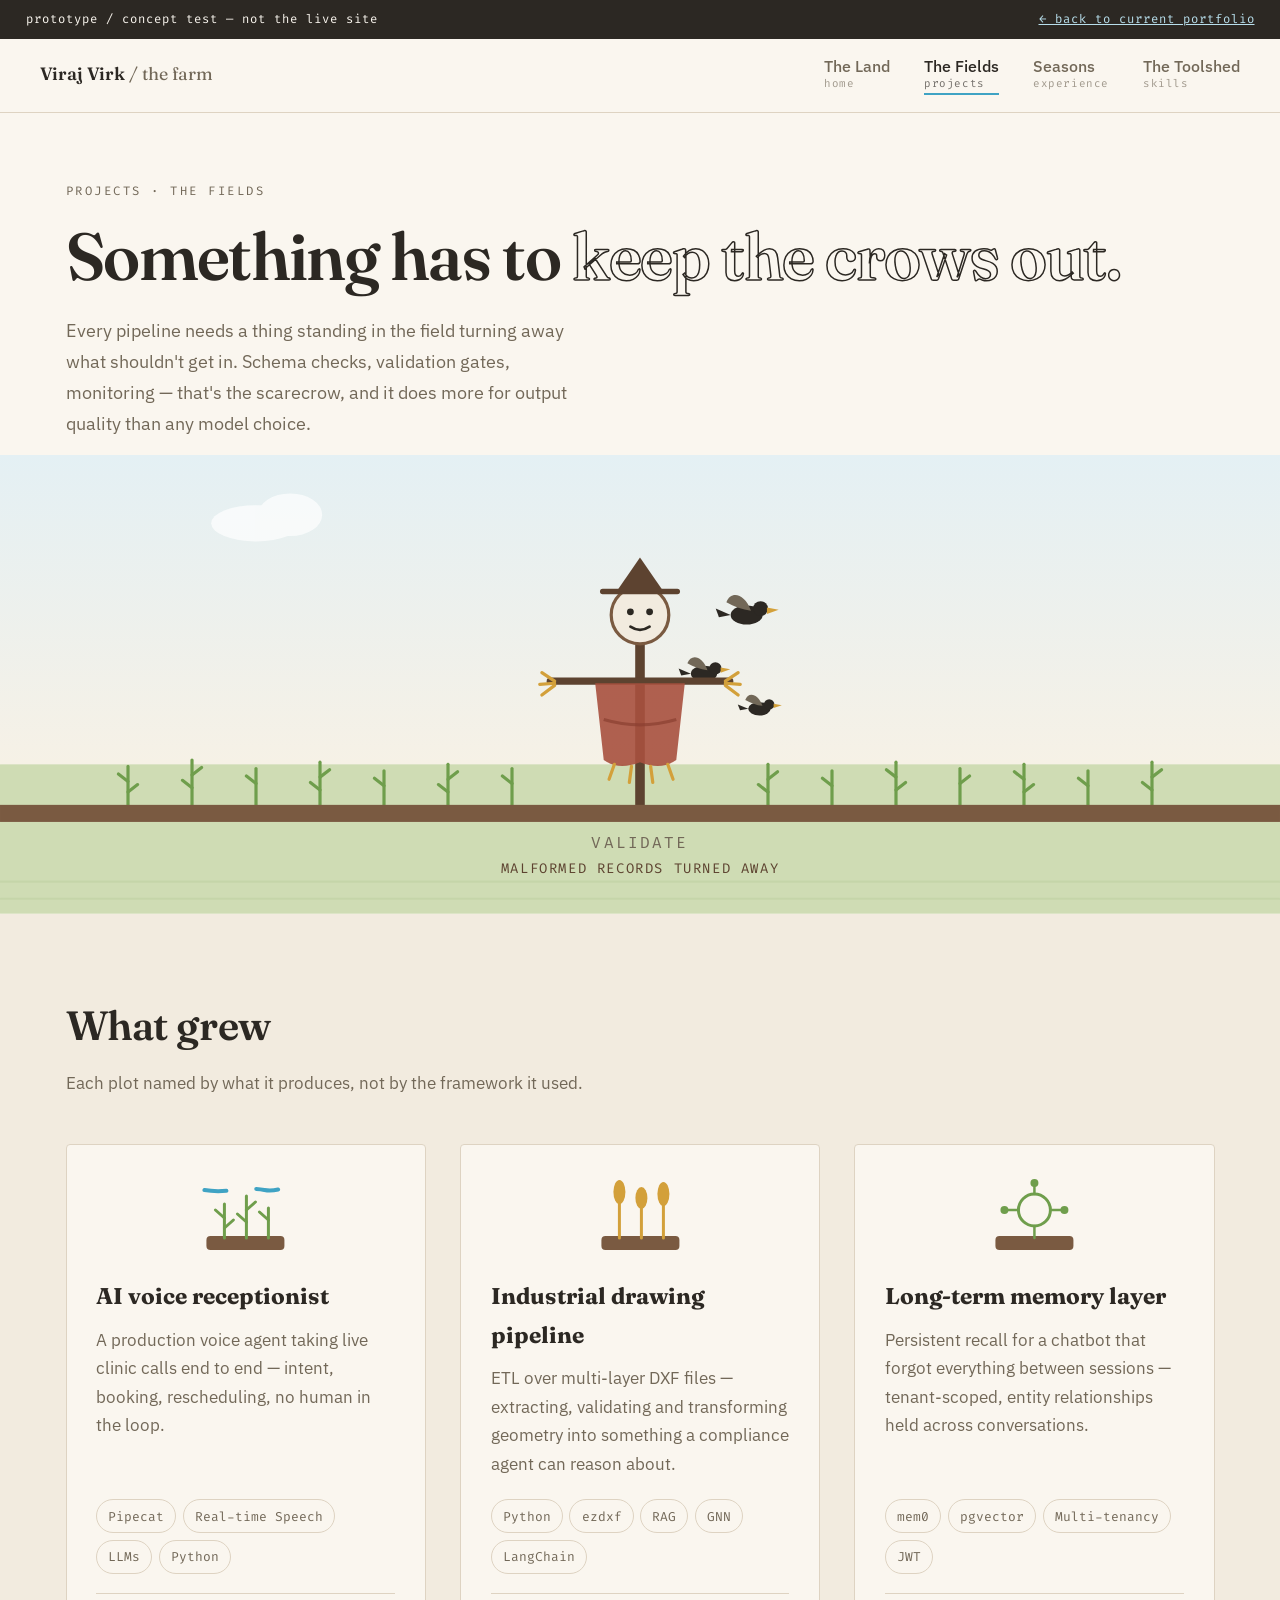
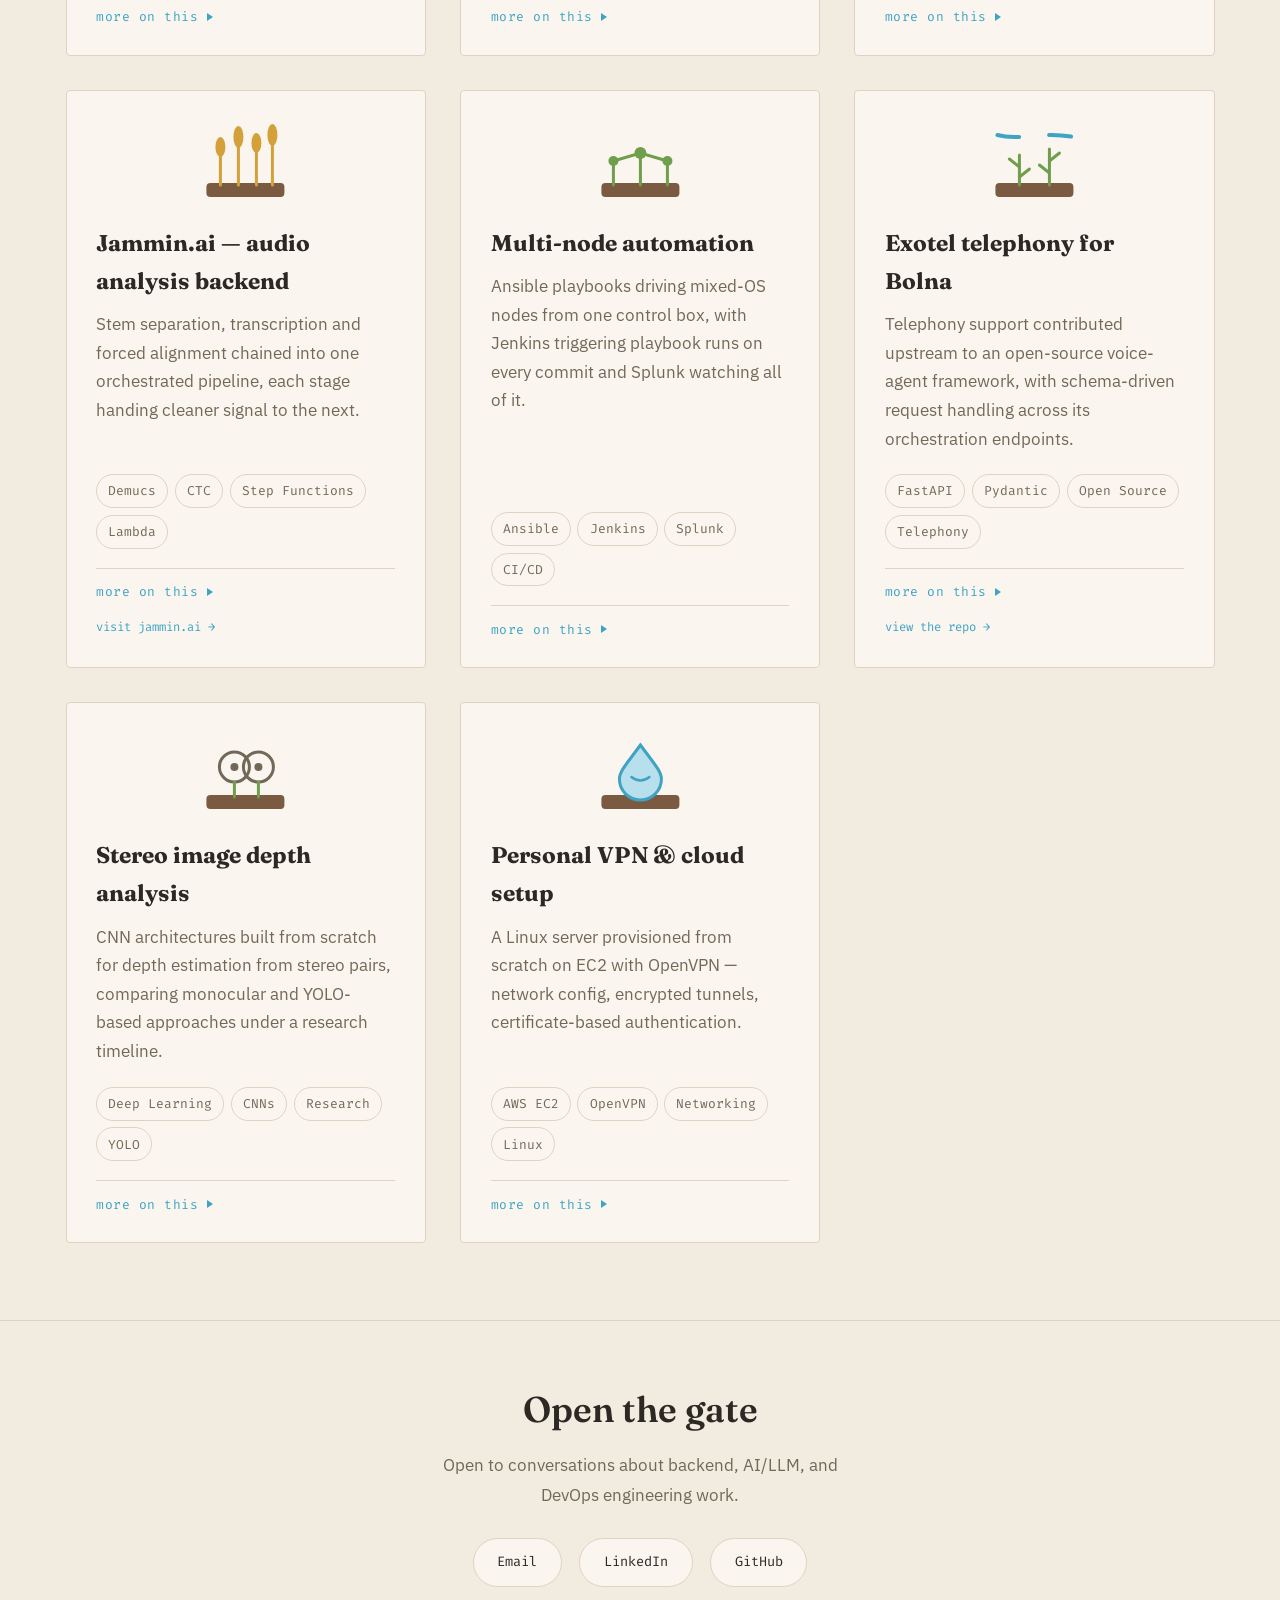
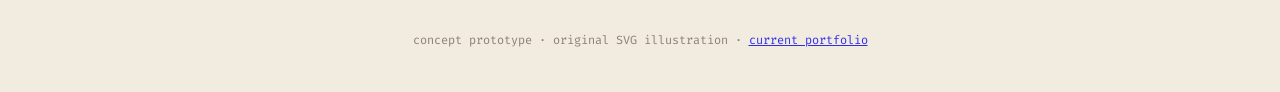
<file: farm/projects.html>
<!DOCTYPE html>
<html lang="en">
<head>
<meta charset="UTF-8">
<meta name="viewport" content="width=device-width, initial-scale=1.0">
<title>Projects — Viraj Virk (concept)</title>
<link href="https://fonts.googleapis.com/css2?family=Fraunces:opsz,wght@9..144,400;9..144,600;9..144,700&family=IBM+Plex+Sans:wght@400;500;600&family=Fira+Code:wght@400;500&display=swap" rel="stylesheet">
<link rel="stylesheet" href="style.css">
</head>
<body>

<div class="proto-banner">
    <span>prototype / concept test — not the live site</span>
    <a href="../index.html">&larr; back to current portfolio</a>
</div>

<header class="topbar">
    <div class="topbar-inner">
        <a class="brand" href="index.html">Viraj Virk <span>/ the farm</span></a>
        <nav>
            <a href="index.html"><span class="nav-main">The Land</span><span class="nav-sub">home</span></a>
            <a class="on" href="projects.html"><span class="nav-main">The Fields</span><span class="nav-sub">projects</span></a>
            <a href="experience.html"><span class="nav-main">Seasons</span><span class="nav-sub">experience</span></a>
            <a href="skills.html"><span class="nav-main">The Toolshed</span><span class="nav-sub">skills</span></a>
        </nav>
    </div>
</header>

<div class="wrap">
    <section class="phead">
        <div class="eyebrow">Projects · the fields</div>
        <h1>Something has to <span class="hollow">keep the crows out.</span></h1>
        <p class="lede">
            Every pipeline needs a thing standing in the field turning away what shouldn't get in.
            Schema checks, validation gates, monitoring — that's the scarecrow, and it does more for
            output quality than any model choice.
        </p>
    </section>
</div>

<svg class="scene" viewBox="0 0 1200 430" role="img" aria-label="A scarecrow standing in a crop field with three crows flying away from it, illustrating validation rejecting malformed records.">
    <defs>
        <linearGradient id="skyGrad2" x1="0" y1="0" x2="0" y2="1">
            <stop offset="0%"   stop-color="var(--sky)"/>
            <stop offset="100%" stop-color="var(--sky-low)"/>
        </linearGradient>
    </defs>

    <rect width="1200" height="290" fill="url(#skyGrad2)"/>
    <rect y="290" width="1200" height="140" fill="var(--ground)"/>

    <g class="cloud" opacity="0.7" style="animation-duration:86s">
        <ellipse cx="240" cy="64" rx="42" ry="17" fill="#fff"/>
        <ellipse cx="272" cy="56" rx="30" ry="20" fill="#fff"/>
    </g>

    <!-- ===== crows being driven off ===== -->
    <g class="crow-away" style="animation-delay:-.4s">
        <g transform="translate(700,150)">
            <ellipse rx="15" ry="9" fill="var(--ink)"/>
            <circle cx="13" cy="-6" r="7" fill="var(--ink)"/>
            <path d="M 19 -7 l 11 2 l -11 4 z" fill="var(--wheat)"/>
            <path d="M -15 0 l -14 -6 l 3 8 z" fill="var(--ink)"/>
            <path class="wing" d="M 4 -4 C -2 -21 -15 -23 -19 -12 C -12 -8 -4 -5 4 -4 Z" fill="var(--ink-dim)"/>
        </g>
    </g>
    <g class="crow-away" style="animation-delay:-3.2s">
        <g transform="translate(660,205) scale(.82)">
            <ellipse rx="15" ry="9" fill="var(--ink)"/>
            <circle cx="13" cy="-6" r="7" fill="var(--ink)"/>
            <path d="M 19 -7 l 11 2 l -11 4 z" fill="var(--wheat)"/>
            <path d="M -15 0 l -14 -6 l 3 8 z" fill="var(--ink)"/>
            <path class="wing" d="M 4 -4 C -2 -21 -15 -23 -19 -12 C -12 -8 -4 -5 4 -4 Z" fill="var(--ink-dim)" style="animation-delay:-.15s"/>
        </g>
    </g>
    <g class="crow-away" style="animation-delay:-6.1s">
        <g transform="translate(712,238) scale(.7)">
            <ellipse rx="15" ry="9" fill="var(--ink)"/>
            <circle cx="13" cy="-6" r="7" fill="var(--ink)"/>
            <path d="M 19 -7 l 11 2 l -11 4 z" fill="var(--wheat)"/>
            <path d="M -15 0 l -14 -6 l 3 8 z" fill="var(--ink)"/>
            <path class="wing" d="M 4 -4 C -2 -21 -15 -23 -19 -12 C -12 -8 -4 -5 4 -4 Z" fill="var(--ink-dim)" style="animation-delay:-.27s"/>
        </g>
    </g>

    <!-- ===== the scarecrow ===== -->
    <g class="scare">
        <line x1="600" y1="158" x2="600" y2="330" stroke="var(--soil-dark)" stroke-width="9" stroke-linecap="round"/>
        <line x1="516" y1="212" x2="684" y2="212" stroke="var(--soil-dark)" stroke-width="7" stroke-linecap="round"/>

        <!-- cloth body -->
        <path d="M 558 214 L 642 214 L 634 286 Q 620 296 600 288 Q 580 296 566 286 Z" fill="var(--barn)" opacity="0.9"/>
        <path d="M 566 248 Q 600 258 634 248" fill="none" stroke="var(--barn-dark)" stroke-width="3" opacity="0.7"/>

        <!-- straw at cuffs and hem -->
        <g stroke="var(--wheat)" stroke-width="3" stroke-linecap="round">
            <path d="M 520 212 l -12 -8"/><path d="M 520 214 l -14 1"/><path d="M 520 216 l -12 9"/>
            <path d="M 680 212 l 12 -8"/><path d="M 680 214 l 14 1"/><path d="M 680 216 l 12 9"/>
            <path d="M 576 290 l -5 14"/><path d="M 592 292 l -2 15"/><path d="M 610 292 l 2 15"/><path d="M 626 290 l 5 14"/>
        </g>

        <!-- head + hat -->
        <circle cx="600" cy="150" r="27" fill="var(--paper-warm)" stroke="var(--soil)" stroke-width="3"/>
        <g fill="var(--ink)">
            <circle cx="591" cy="147" r="3.2"/><circle cx="609" cy="147" r="3.2"/>
        </g>
        <path d="M 591 161 q 9 6 18 0" fill="none" stroke="var(--ink)" stroke-width="2.5" stroke-linecap="round"/>
        <path d="M 565 128 L 635 128" stroke="var(--soil-dark)" stroke-width="5" stroke-linecap="round"/>
        <path d="M 578 128 L 600 96 L 622 128 Z" fill="var(--soil-dark)"/>
    </g>

    <text class="stage-label" x="600" y="368" text-anchor="middle">validate</text>
    <text class="plot-label" x="600" y="392" text-anchor="middle">malformed records turned away</text>

    <!-- ===== crop rows ===== -->
    <g stroke="var(--crop)" stroke-width="3" fill="none" stroke-linecap="round">
        <g class="crop" style="animation-delay:-.3s"><path d="M 120 330 L 120 292"/><path d="M 120 306 l -9 -7"/><path d="M 120 316 l 9 -7"/></g>
        <g class="crop" style="animation-delay:-1.4s"><path d="M 180 330 L 180 286"/><path d="M 180 300 l 9 -7"/><path d="M 180 312 l -9 -7"/></g>
        <g class="crop" style="animation-delay:-2.1s"><path d="M 240 330 L 240 294"/><path d="M 240 308 l -9 -7"/></g>
        <g class="crop" style="animation-delay:-.9s"><path d="M 300 330 L 300 288"/><path d="M 300 302 l 9 -7"/><path d="M 300 314 l -9 -7"/></g>
        <g class="crop" style="animation-delay:-1.8s"><path d="M 360 330 L 360 296"/><path d="M 360 310 l -9 -7"/></g>
        <g class="crop" style="animation-delay:-.6s"><path d="M 420 330 L 420 290"/><path d="M 420 304 l 9 -7"/><path d="M 420 316 l -9 -7"/></g>
        <g class="crop" style="animation-delay:-2.4s"><path d="M 480 330 L 480 294"/><path d="M 480 308 l -9 -7"/></g>
        <g class="crop" style="animation-delay:-1.1s"><path d="M 720 330 L 720 290"/><path d="M 720 304 l 9 -7"/><path d="M 720 316 l -9 -7"/></g>
        <g class="crop" style="animation-delay:-2.6s"><path d="M 780 330 L 780 296"/><path d="M 780 310 l -9 -7"/></g>
        <g class="crop" style="animation-delay:-.4s"><path d="M 840 330 L 840 288"/><path d="M 840 302 l -9 -7"/><path d="M 840 314 l 9 -7"/></g>
        <g class="crop" style="animation-delay:-1.9s"><path d="M 900 330 L 900 294"/><path d="M 900 308 l 9 -7"/></g>
        <g class="crop" style="animation-delay:-.8s"><path d="M 960 330 L 960 290"/><path d="M 960 304 l -9 -7"/><path d="M 960 316 l 9 -7"/></g>
        <g class="crop" style="animation-delay:-2.2s"><path d="M 1020 330 L 1020 296"/><path d="M 1020 310 l -9 -7"/></g>
        <g class="crop" style="animation-delay:-1.5s"><path d="M 1080 330 L 1080 288"/><path d="M 1080 302 l 9 -7"/><path d="M 1080 314 l -9 -7"/></g>
    </g>

    <rect y="328" width="1200" height="16" fill="var(--soil)"/>
    <g stroke="var(--ground-alt)" stroke-width="2" opacity="0.5">
        <line x1="0" y1="400" x2="1200" y2="400"/>
        <line x1="0" y1="416" x2="1200" y2="416"/>
    </g>
</svg>

<section class="band tint">
    <div class="wrap">
        <h2 class="sec-head">What grew</h2>
        <p class="sec-sub">Each plot named by what it produces, not by the framework it used.</p>

        <div class="fields">

            <div class="field">
                <svg class="field-icon" viewBox="0 0 90 86" fill="none" aria-hidden="true">
                    <rect x="6" y="62" width="78" height="14" rx="4" fill="var(--soil)"/>
                    <g stroke="var(--crop)" stroke-width="3" stroke-linecap="round">
                        <path d="M 24 64 L 24 30"/><path d="M 24 44 l -9 -8"/><path d="M 24 54 l 9 -8"/>
                        <path d="M 46 64 L 46 22"/><path d="M 46 36 l 9 -8"/><path d="M 46 48 l -9 -8"/>
                        <path d="M 68 64 L 68 34"/><path d="M 68 46 l -9 -8"/>
                    </g>
                    <path class="flow" d="M 4 16 C 26 20 44 12 64 16 C 74 18 82 14 88 12" stroke="var(--water)" stroke-width="4" stroke-linecap="round"/>
                </svg>
                <h3>AI voice receptionist</h3>
                <p>A production voice agent taking live clinic calls end to end — intent, booking, rescheduling, no human in the loop.</p>
                <div class="stems"><span class="stem">Pipecat</span><span class="stem">Real-time Speech</span><span class="stem">LLMs</span><span class="stem">Python</span></div>
                <button class="more-btn" data-modal="p1">more on this</button>
                <dialog class="sheet" id="p1">
                    <button class="sheet-close" aria-label="Close">&times;</button>
                    <div class="sheet-inner">
                        <h4>AI voice receptionist</h4>
                    <div class="more-body">
                        <dl>
                            <dt>Problem</dt>
                            <dd>A doctor's clinic losing staff hours to inbound calls that were almost entirely booking and rescheduling.</dd>
                            <dt>Build</dt>
                            <dd>A real-time backend pipeline on Pipecat, orchestrating speech-to-text, LLM reasoning and text-to-speech inside a latency budget tight enough for natural turn-taking.</dd>
                            <dt>Hard part</dt>
                            <dd>Not the happy path — the edge cases. Interruptions mid-sentence, ambiguous speech, dead silence, and requests outside the agent's scope, each needing a fallback that doesn't strand the caller.</dd>
                            <dt>Outcome</dt>
                            <dd>Deployed and taking live calls end to end, managing the full booking and rescheduling flow without a human in the loop.</dd>
                        </dl>
                    </div>
                    </div>
                </dialog>
            </div>

            <div class="field">
                <svg class="field-icon" viewBox="0 0 90 86" fill="none" aria-hidden="true">
                    <rect x="6" y="62" width="78" height="14" rx="4" fill="var(--soil)"/>
                    <g stroke="var(--wheat)" stroke-width="3" stroke-linecap="round">
                        <path d="M 24 64 L 24 24"/><ellipse cx="24" cy="18" rx="6" ry="12" fill="var(--wheat)" stroke="none"/>
                        <path d="M 46 64 L 46 30"/><ellipse cx="46" cy="24" rx="6" ry="11" fill="var(--wheat)" stroke="none"/>
                        <path d="M 68 64 L 68 26"/><ellipse cx="68" cy="20" rx="6" ry="12" fill="var(--wheat)" stroke="none"/>
                    </g>
                </svg>
                <h3>Industrial drawing pipeline</h3>
                <p>ETL over multi-layer DXF files — extracting, validating and transforming geometry into something a compliance agent can reason about.</p>
                <div class="stems"><span class="stem">Python</span><span class="stem">ezdxf</span><span class="stem">RAG</span><span class="stem">GNN</span><span class="stem">LangChain</span></div>
                <button class="more-btn" data-modal="p2">more on this</button>
                <dialog class="sheet" id="p2">
                    <button class="sheet-close" aria-label="Close">&times;</button>
                    <div class="sheet-inner">
                        <h4>Industrial drawing pipeline</h4>
                    <div class="more-body">
                        <dl>
                            <dt>Context</dt>
                            <dd>A government-scale platform for the Goa Industrial Development Corporation, built under a Deloitte contract inside a compliance-audited delivery model.</dd>
                            <dt>Problem</dt>
                            <dd>Industrial drawing files arrive as multi-layer DXF with no consistent convention between sources — the same floor plan might be structured five different ways.</dd>
                            <dt>Build</dt>
                            <dd>ETL pipelines using ezdxf that extract, validate and transform the geometry, isolating floor plans, site plans and elevations regardless of how the source file was organised.</dd>
                            <dt>Models</dt>
                            <dd>CNN-based entity detection, StyleGAN for synthetic training data where real samples were thin, and Graph Neural Networks modelling the structural relationships between drawing elements.</dd>
                            <dt>Feeds</dt>
                            <dd>All of it into a RAG-based LLM compliance agent — Llama models orchestrated through LangChain — so the reasoning layer sees structure rather than raw vectors.</dd>
                        </dl>
                    </div>
                    </div>
                </dialog>
            </div>

            <div class="field">
                <svg class="field-icon" viewBox="0 0 90 86" fill="none" aria-hidden="true">
                    <rect x="6" y="62" width="78" height="14" rx="4" fill="var(--soil)"/>
                    <circle cx="45" cy="36" r="16" fill="none" stroke="var(--crop)" stroke-width="3"/>
                    <g stroke="var(--crop)" stroke-width="2.5" stroke-linecap="round">
                        <path d="M 45 52 L 45 64"/><path d="M 29 36 L 15 36"/><path d="M 61 36 L 75 36"/><path d="M 45 20 L 45 9"/>
                    </g>
                    <circle cx="15" cy="36" r="4" fill="var(--crop)"/><circle cx="75" cy="36" r="4" fill="var(--crop)"/><circle cx="45" cy="9" r="4" fill="var(--crop)"/>
                </svg>
                <h3>Long-term memory layer</h3>
                <p>Persistent recall for a chatbot that forgot everything between sessions — tenant-scoped, entity relationships held across conversations.</p>
                <div class="stems"><span class="stem">mem0</span><span class="stem">pgvector</span><span class="stem">Multi-tenancy</span><span class="stem">JWT</span></div>
                <button class="more-btn" data-modal="p3">more on this</button>
                <dialog class="sheet" id="p3">
                    <button class="sheet-close" aria-label="Close">&times;</button>
                    <div class="sheet-inner">
                        <h4>Long-term memory layer</h4>
                    <div class="more-body">
                        <dl>
                            <dt>Problem</dt>
                            <dd>An existing RAG chatbot had retrieval but no memory — every session started from zero, and it couldn't connect facts about the same person across conversations.</dd>
                            <dt>Build</dt>
                            <dd>Integrated mem0 to give it persistent recall plus entity-relationship awareness, so it holds who relates to what rather than just matching text.</dd>
                            <dt>Architecture</dt>
                            <dd>Designed to serve several client platforms from one service: JWT-scoped authentication, per-tenant vector database routing through a connection map, and pgvector-backed memory storage with metadata filtering.</dd>
                            <dt>Isolation</dt>
                            <dd>A shareable flag on each memory governs whether context can cross a tenant boundary — the piece that made one shared service acceptable instead of one deployment per client.</dd>
                        </dl>
                    </div>
                    </div>
                </dialog>
            </div>

            <div class="field">
                <svg class="field-icon" viewBox="0 0 90 86" fill="none" aria-hidden="true">
                    <rect x="6" y="62" width="78" height="14" rx="4" fill="var(--soil)"/>
                    <g stroke="var(--wheat)" stroke-width="3" stroke-linecap="round">
                        <path d="M 20 64 L 20 32"/><ellipse cx="20" cy="26" rx="5" ry="10" fill="var(--wheat)" stroke="none"/>
                        <path d="M 38 64 L 38 22"/><ellipse cx="38" cy="16" rx="5" ry="11" fill="var(--wheat)" stroke="none"/>
                        <path d="M 56 64 L 56 28"/><ellipse cx="56" cy="22" rx="5" ry="10" fill="var(--wheat)" stroke="none"/>
                        <path d="M 72 64 L 72 20"/><ellipse cx="72" cy="14" rx="5" ry="11" fill="var(--wheat)" stroke="none"/>
                    </g>
                </svg>
                <h3>Jammin.ai — audio analysis backend</h3>
                <p>Stem separation, transcription and forced alignment chained into one orchestrated pipeline, each stage handing cleaner signal to the next.</p>
                <div class="stems"><span class="stem">Demucs</span><span class="stem">CTC</span><span class="stem">Step Functions</span><span class="stem">Lambda</span></div>
                <button class="more-btn" data-modal="p4">more on this</button>
                <dialog class="sheet" id="p4">
                    <button class="sheet-close" aria-label="Close">&times;</button>
                    <div class="sheet-inner">
                        <div class="sheet-kicker">jammin.ai</div>
                        <h4>Audio analysis backend</h4>
                    <div class="more-body">
                        <dl>
                            <dt>Problem</dt>
                            <dd>An existing music-learning backend that was both too slow and not accurate enough — audio took too long to ingest, and the analysis on the other end was noisy.</dd>
                            <dt>Build</dt>
                            <dd>Sped up YouTube audio ingestion, improved transcription, and added 4-stem source separation with Demucs.</dd>
                            <dt>Best result</dt>
                            <dd>Chord detection already existed, but separation raised its accuracy substantially — handing it isolated instrument tracks instead of a mixed signal fixed the quality problem without touching the detection code.</dd>
                            <dt>Timestamps</dt>
                            <dd>CTC forced alignment between the audio and its transcription, which is what makes the output land on the right beat rather than approximately near it.</dd>
                            <dt>Infrastructure</dt>
                            <dd>Deployed on AWS with Step Functions orchestrating the stages across Lambda and EC2, backed by RDS and DynamoDB.</dd>
                        </dl>
                    </div>
                    </div>
                </dialog>
                <a class="field-link" href="https://jammin.ai" target="_blank" rel="noopener">visit jammin.ai &rarr;</a>
            </div>

            <div class="field">
                <svg class="field-icon" viewBox="0 0 90 86" fill="none" aria-hidden="true">
                    <rect x="6" y="62" width="78" height="14" rx="4" fill="var(--soil)"/>
                    <g stroke="var(--crop)" stroke-width="3" stroke-linecap="round" fill="none">
                        <path d="M 18 64 L 18 40"/><path d="M 45 64 L 45 32"/><path d="M 72 64 L 72 40"/>
                        <path d="M 18 40 L 45 32 L 72 40"/>
                    </g>
                    <circle cx="18" cy="40" r="5" fill="var(--crop)"/><circle cx="45" cy="32" r="6" fill="var(--crop)"/><circle cx="72" cy="40" r="5" fill="var(--crop)"/>
                </svg>
                <h3>Multi-node automation</h3>
                <p>Ansible playbooks driving mixed-OS nodes from one control box, with Jenkins triggering playbook runs on every commit and Splunk watching all of it.</p>
                <div class="stems"><span class="stem">Ansible</span><span class="stem">Jenkins</span><span class="stem">Splunk</span><span class="stem">CI/CD</span></div>
                <button class="more-btn" data-modal="p5">more on this</button>
                <dialog class="sheet" id="p5">
                    <button class="sheet-close" aria-label="Close">&times;</button>
                    <div class="sheet-inner">
                        <h4>Multi-node automation</h4>
                    <div class="more-body">
                        <dl>
                            <dt>Problem</dt>
                            <dd>Configuring machines one at a time, by hand, with no shared record of what state any of them were actually in.</dd>
                            <dt>Build</dt>
                            <dd>Ansible playbooks driving multiple nodes running different operating systems from a single control node, so setup becomes a file rather than a sequence of remembered steps.</dd>
                            <dt>Visibility</dt>
                            <dd>Centralised monitoring for every managed node in Splunk, using reverse IP-based identification to route and organise logs by source machine.</dd>
                            <dt>Automation</dt>
                            <dd>A Jenkins pipeline watching a GitHub repository, building, testing and deploying on each commit — wired into Ansible so a pipeline run can trigger playbook execution directly, connecting CI to the infrastructure layer.</dd>
                        </dl>
                    </div>
                    </div>
                </dialog>
            </div>

            <div class="field">
                <svg class="field-icon" viewBox="0 0 90 86" fill="none" aria-hidden="true">
                    <rect x="6" y="62" width="78" height="14" rx="4" fill="var(--soil)"/>
                    <g stroke="var(--crop)" stroke-width="3" stroke-linecap="round">
                        <path d="M 30 64 L 30 34"/><path d="M 30 46 l -10 -8"/><path d="M 30 56 l 10 -8"/>
                        <path d="M 60 64 L 60 28"/><path d="M 60 40 l 10 -8"/><path d="M 60 52 l -10 -8"/>
                    </g>
                    <path class="flow" d="M 8 14 C 30 20 52 10 84 16" stroke="var(--water)" stroke-width="4" stroke-linecap="round" style="animation-delay:-.5s"/>
                </svg>
                <h3>Exotel telephony for Bolna</h3>
                <p>Telephony support contributed upstream to an open-source voice-agent framework, with schema-driven request handling across its orchestration endpoints.</p>
                <div class="stems"><span class="stem">FastAPI</span><span class="stem">Pydantic</span><span class="stem">Open Source</span><span class="stem">Telephony</span></div>
                <button class="more-btn" data-modal="p6">more on this</button>
                <dialog class="sheet" id="p6">
                    <button class="sheet-close" aria-label="Close">&times;</button>
                    <div class="sheet-inner">
                        <h4>Exotel telephony for Bolna</h4>
                    <div class="more-body">
                        <dl>
                            <dt>Project</dt>
                            <dd>Bolna, an open-source framework for orchestrating LLM voice agents, which supported Twilio and Plivo but not Exotel.</dd>
                            <dt>Contribution</dt>
                            <dd>Added Exotel telephony support alongside the existing providers, following the conventions the codebase already used rather than bolting on a parallel path.</dd>
                            <dt>Build</dt>
                            <dd>REST API request and response handling built and validated with Pydantic for schema-driven data models across the agent-orchestration endpoints, which is what keeps real-time behaviour predictable when a call is already in progress.</dd>
                            <dt>Why it counts</dt>
                            <dd>Working inside a production-grade, community-maintained codebase — reading an existing API surface, matching its patterns, and getting changes accepted upstream.</dd>
                        </dl>
                    </div>
                    </div>
                </dialog>
                <a class="field-link" href="https://github.com/euphoricfenix/bolna_exotel" target="_blank" rel="noopener">view the repo &rarr;</a>
            </div>

            <div class="field">
                <svg class="field-icon" viewBox="0 0 90 86" fill="none" aria-hidden="true">
                    <rect x="6" y="62" width="78" height="14" rx="4" fill="var(--soil)"/>
                    <g fill="none" stroke="var(--ink-dim)" stroke-width="3" stroke-linecap="round">
                        <circle cx="34" cy="34" r="15"/><circle cx="58" cy="34" r="15"/>
                    </g>
                    <circle cx="34" cy="34" r="4" fill="var(--ink-dim)"/><circle cx="58" cy="34" r="4" fill="var(--ink-dim)"/>
                    <path d="M 34 49 L 34 64" stroke="var(--crop)" stroke-width="3" stroke-linecap="round"/>
                    <path d="M 58 49 L 58 64" stroke="var(--crop)" stroke-width="3" stroke-linecap="round"/>
                </svg>
                <h3>Stereo image depth analysis</h3>
                <p>CNN architectures built from scratch for depth estimation from stereo pairs, comparing monocular and YOLO-based approaches under a research timeline.</p>
                <div class="stems"><span class="stem">Deep Learning</span><span class="stem">CNNs</span><span class="stem">Research</span><span class="stem">YOLO</span></div>
                <button class="more-btn" data-modal="p7">more on this</button>
                <dialog class="sheet" id="p7">
                    <button class="sheet-close" aria-label="Close">&times;</button>
                    <div class="sheet-inner">
                        <h4>Stereo image depth analysis</h4>
                    <div class="more-body">
                        <dl>
                            <dt>Where</dt>
                            <dd>CSIR–CSIO Chandigarh, as a research intern — my first time owning a model end to end rather than following someone else's notebook.</dd>
                            <dt>Goal</dt>
                            <dd>Estimate depth from stereo image pairs, contributing to research on spatial awareness and 3D scene understanding.</dd>
                            <dt>Build</dt>
                            <dd>CNN architectures written and trained from scratch, deliberately rather than fine-tuning something pretrained, to understand what each layer was actually contributing.</dd>
                            <dt>Comparison</dt>
                            <dd>Evaluated several approaches against each other under a fixed research timeline, including monocular depth estimation and YOLO-based detection, and documented where each one broke down.</dd>
                        </dl>
                    </div>
                    </div>
                </dialog>
            </div>

            <div class="field">
                <svg class="field-icon" viewBox="0 0 90 86" fill="none" aria-hidden="true">
                    <rect x="6" y="62" width="78" height="14" rx="4" fill="var(--soil)"/>
                    <path d="M 45 12 C 58 30 66 38 66 46 A 21 21 0 0 1 24 46 C 24 38 32 30 45 12 Z" fill="var(--water-pale)" stroke="var(--water)" stroke-width="3"/>
                    <path d="M 36 44 q 9 7 18 0" fill="none" stroke="var(--water)" stroke-width="2.5" stroke-linecap="round"/>
                </svg>
                <h3>Personal VPN &amp; cloud setup</h3>
                <p>A Linux server provisioned from scratch on EC2 with OpenVPN — network config, encrypted tunnels, certificate-based authentication.</p>
                <div class="stems"><span class="stem">AWS EC2</span><span class="stem">OpenVPN</span><span class="stem">Networking</span><span class="stem">Linux</span></div>
                <button class="more-btn" data-modal="p8">more on this</button>
                <dialog class="sheet" id="p8">
                    <button class="sheet-close" aria-label="Close">&times;</button>
                    <div class="sheet-inner">
                        <h4>Personal VPN &amp; cloud setup</h4>
                    <div class="more-body">
                        <dl>
                            <dt>Why</dt>
                            <dd>Wanting a VPN I actually controlled, and using it as an excuse to learn the networking layer properly instead of trusting a provider's app.</dd>
                            <dt>Build</dt>
                            <dd>Provisioned a Linux server on AWS EC2 from nothing, installed and configured OpenVPN, set up the routing and firewall rules, and established the encrypted tunnels.</dd>
                            <dt>Auth</dt>
                            <dd>Certificate-based user authentication rather than shared credentials, generating and distributing the client certs myself.</dd>
                            <dt>Verification</dt>
                            <dd>Tested end to end from a real client configuration, which is where most of the actual learning happened.</dd>
                        </dl>
                    </div>
                    </div>
                </dialog>
            </div>

        </div>
    </div>
</section>

<footer>
    <div class="gate-head">Open the gate</div>
    <p>Open to conversations about backend, AI/LLM, and DevOps engineering work.</p>
    <div class="gate-links">
        <a href="mailto:virajvirk7@gmail.com">Email</a>
        <a href="https://linkedin.com/in/virajvirk" target="_blank" rel="noopener">LinkedIn</a>
        <a href="https://github.com/euphoricfenix" target="_blank" rel="noopener">GitHub</a>
    </div>
    <div class="fineprint">concept prototype · original SVG illustration · <a href="../index.html">current portfolio</a></div>
</footer>

<script src="app.js"></script>

</body>
</html>
</file>
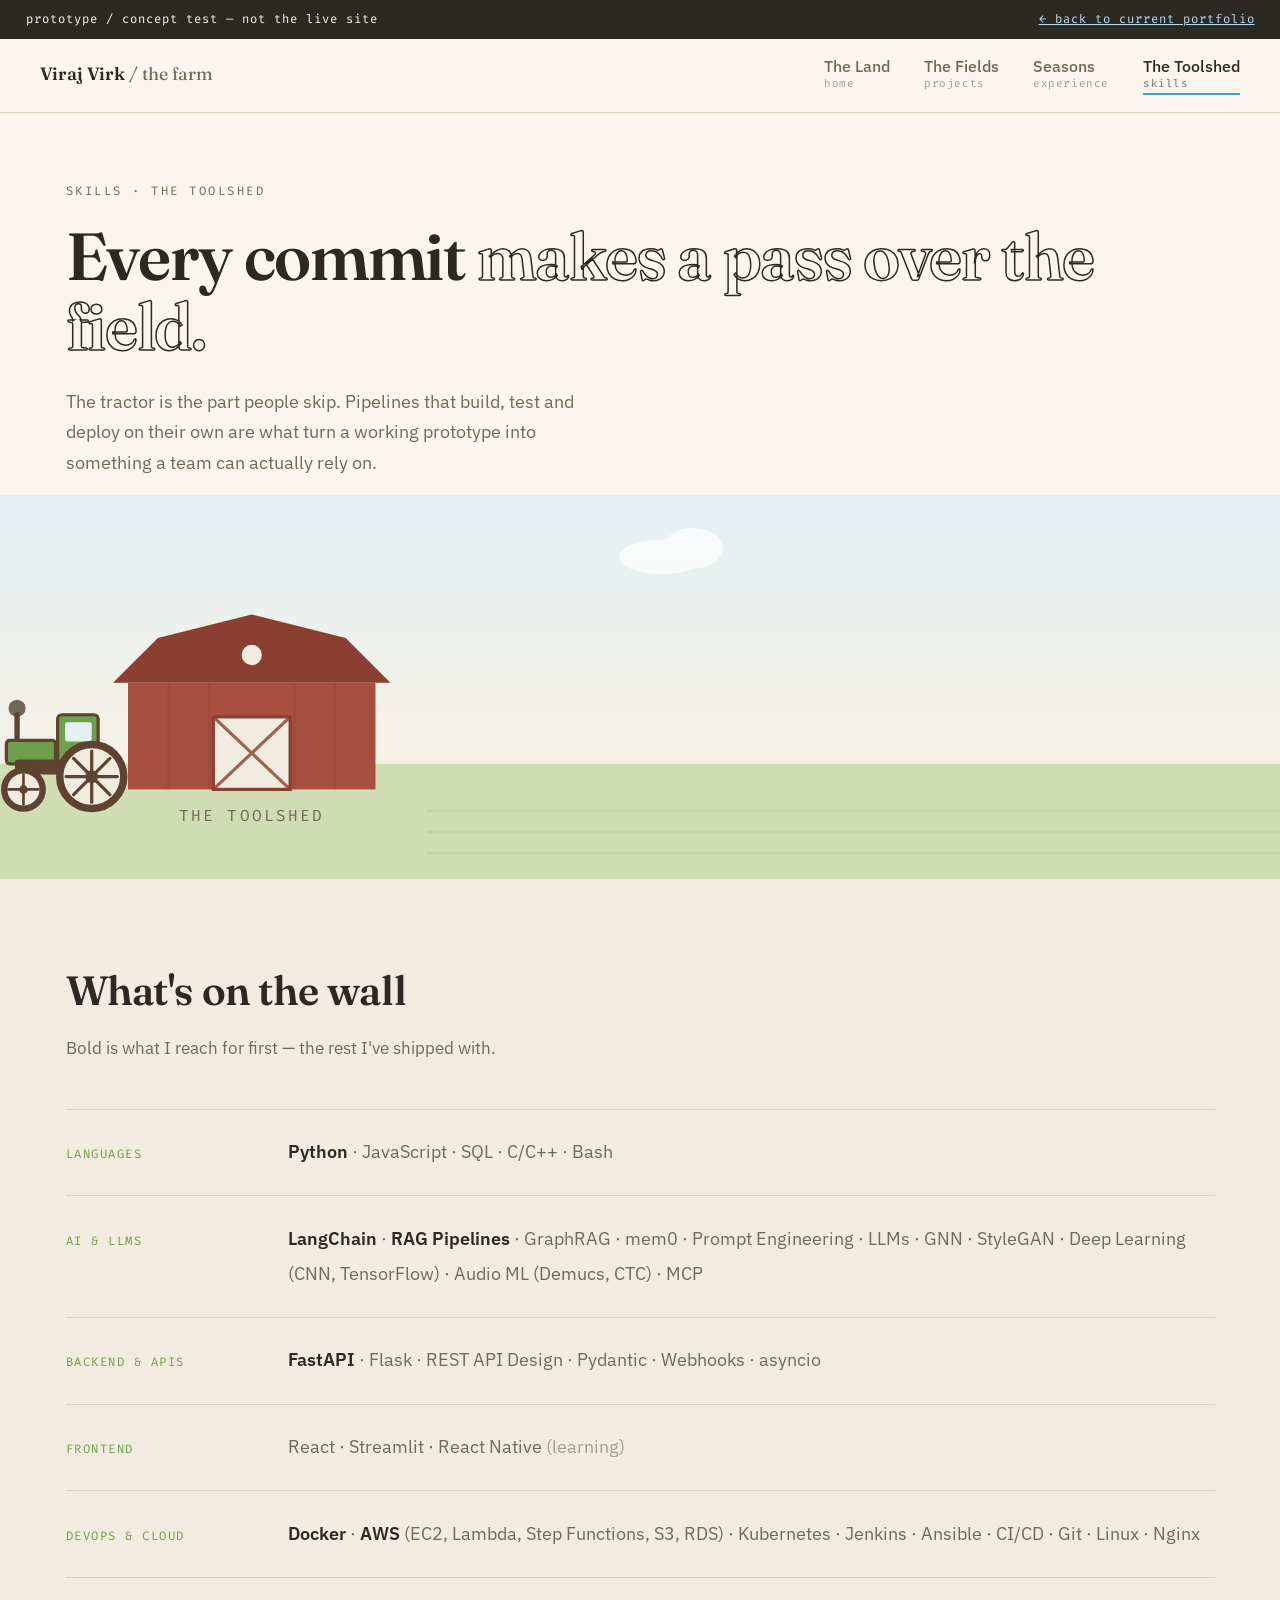
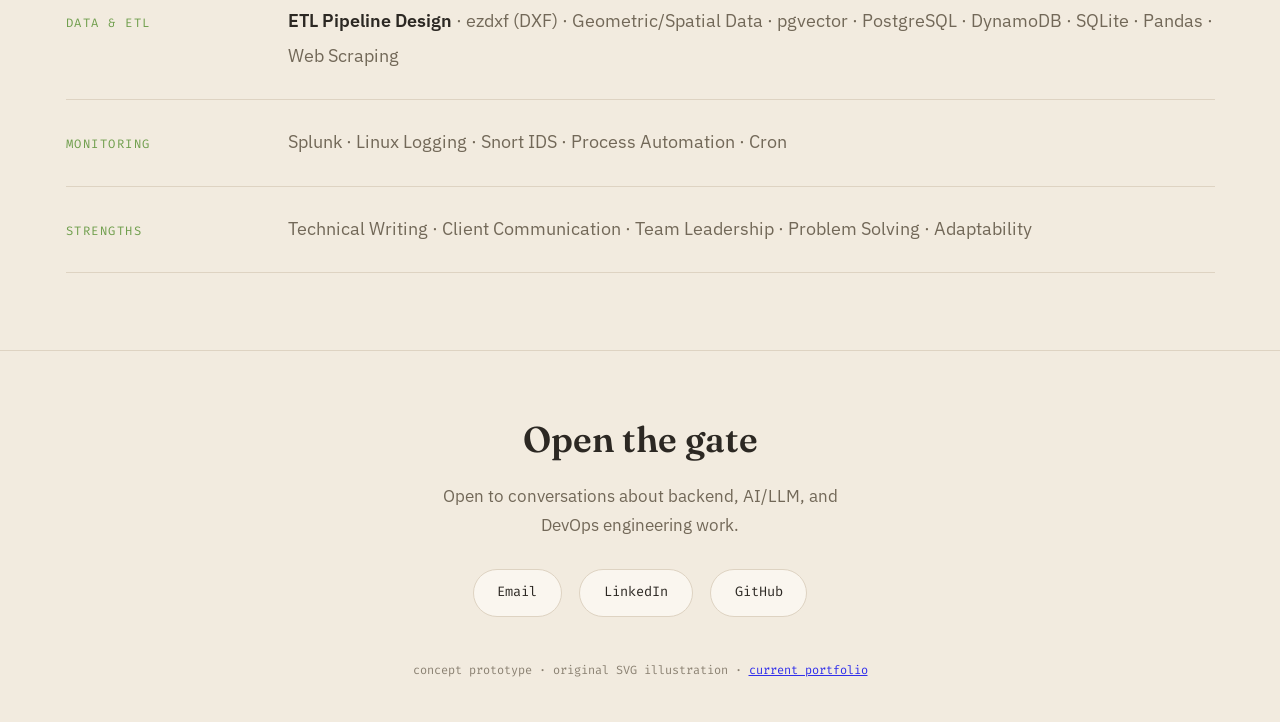
<file: farm/skills.html>
<!DOCTYPE html>
<html lang="en">
<head>
<meta charset="UTF-8">
<meta name="viewport" content="width=device-width, initial-scale=1.0">
<title>Skills — Viraj Virk (concept)</title>
<link href="https://fonts.googleapis.com/css2?family=Fraunces:opsz,wght@9..144,400;9..144,600;9..144,700&family=IBM+Plex+Sans:wght@400;500;600&family=Fira+Code:wght@400;500&display=swap" rel="stylesheet">
<link rel="stylesheet" href="style.css">
</head>
<body>

<div class="proto-banner">
    <span>prototype / concept test — not the live site</span>
    <a href="../index.html">&larr; back to current portfolio</a>
</div>

<header class="topbar">
    <div class="topbar-inner">
        <a class="brand" href="index.html">Viraj Virk <span>/ the farm</span></a>
        <nav>
            <a href="index.html"><span class="nav-main">The Land</span><span class="nav-sub">home</span></a>
            <a href="projects.html"><span class="nav-main">The Fields</span><span class="nav-sub">projects</span></a>
            <a href="experience.html"><span class="nav-main">Seasons</span><span class="nav-sub">experience</span></a>
            <a class="on" href="skills.html"><span class="nav-main">The Toolshed</span><span class="nav-sub">skills</span></a>
        </nav>
    </div>
</header>

<div class="wrap">
    <section class="phead">
        <div class="eyebrow">Skills · the toolshed</div>
        <h1>Every commit <span class="hollow">makes a pass over the field.</span></h1>
        <p class="lede">
            The tractor is the part people skip. Pipelines that build, test and deploy on their own are
            what turn a working prototype into something a team can actually rely on.
        </p>
    </section>
</div>

<svg class="scene" viewBox="0 0 1200 360" role="img" aria-label="A barn beside a field with a tractor driving across it, illustrating continuous integration making a pass on every commit.">
    <defs>
        <linearGradient id="skyGrad3" x1="0" y1="0" x2="0" y2="1">
            <stop offset="0%"   stop-color="var(--sky)"/>
            <stop offset="100%" stop-color="var(--sky-low)"/>
        </linearGradient>
    </defs>

    <rect width="1200" height="252" fill="url(#skyGrad3)"/>
    <rect y="252" width="1200" height="108" fill="var(--ground)"/>

    <g class="cloud" opacity="0.72" style="animation-duration:80s">
        <ellipse cx="620" cy="58" rx="40" ry="16" fill="#fff"/>
        <ellipse cx="650" cy="50" rx="28" ry="19" fill="#fff"/>
    </g>

    <!-- ===== the barn ===== -->
    <g>
        <path d="M 106 176 L 148 134 L 236 112 L 324 134 L 366 176 Z" fill="var(--barn-dark)"/>
        <rect x="120" y="176" width="232" height="100" fill="var(--barn)"/>
        <g stroke="var(--barn-dark)" stroke-width="2" opacity="0.35">
            <line x1="158" y1="176" x2="158" y2="276"/>
            <line x1="196" y1="176" x2="196" y2="276"/>
            <line x1="276" y1="176" x2="276" y2="276"/>
            <line x1="314" y1="176" x2="314" y2="276"/>
        </g>
        <circle cx="236" cy="150" r="11" fill="var(--paper-warm)" stroke="var(--barn-dark)" stroke-width="3"/>
        <rect x="200" y="208" width="72" height="68" fill="var(--paper-warm)" stroke="var(--barn-dark)" stroke-width="3"/>
        <g stroke="var(--barn-dark)" stroke-width="3" opacity="0.8">
            <line x1="200" y1="208" x2="272" y2="276"/>
            <line x1="272" y1="208" x2="200" y2="276"/>
        </g>
    </g>
    <text class="stage-label" x="236" y="306" text-anchor="middle">the toolshed</text>

    <!-- ===== furrows ===== -->
    <g stroke="var(--ground-alt)" stroke-width="3" opacity="0.6">
        <line x1="400" y1="296" x2="1200" y2="296"/>
        <line x1="400" y1="316" x2="1200" y2="316"/>
        <line x1="400" y1="336" x2="1200" y2="336"/>
    </g>

    <!-- ===== the tractor ===== -->
    <g class="tractor">
        <g>
            <circle class="puff" cx="16" cy="200" r="6" fill="var(--ink-dim)"/>
            <circle class="puff" cx="16" cy="200" r="8" fill="var(--ink-dim)" style="animation-delay:-1.3s"/>
        </g>
        <line x1="16" y1="230" x2="16" y2="206" stroke="var(--soil-dark)" stroke-width="5" stroke-linecap="round"/>

        <rect x="54" y="206" width="38" height="46" rx="4" fill="var(--crop)" stroke="var(--soil-dark)" stroke-width="3"/>
        <rect x="61" y="213" width="25" height="18" rx="2" fill="var(--sky)"/>
        <rect x="6"  y="230" width="46" height="22" rx="3" fill="var(--crop)" stroke="var(--soil-dark)" stroke-width="3"/>
        <rect x="14" y="248" width="80" height="14" rx="3" fill="var(--soil-dark)"/>

        <g class="roll" style="animation-duration:2.2s">
            <circle cx="86" cy="264" r="30" fill="var(--paper-warm)" stroke="var(--soil-dark)" stroke-width="7"/>
            <g stroke="var(--soil-dark)" stroke-width="3" stroke-linecap="round">
                <line x1="86" y1="240" x2="86" y2="288"/>
                <line x1="62" y1="264" x2="110" y2="264"/>
                <line x1="69" y1="247" x2="103" y2="281"/>
                <line x1="69" y1="281" x2="103" y2="247"/>
            </g>
            <circle cx="86" cy="264" r="6" fill="var(--soil-dark)"/>
        </g>

        <g class="roll" style="animation-duration:1.4s">
            <circle cx="22" cy="276" r="18" fill="var(--paper-warm)" stroke="var(--soil-dark)" stroke-width="6"/>
            <g stroke="var(--soil-dark)" stroke-width="2.5" stroke-linecap="round">
                <line x1="22" y1="262" x2="22" y2="290"/>
                <line x1="8"  y1="276" x2="36" y2="276"/>
            </g>
            <circle cx="22" cy="276" r="4" fill="var(--soil-dark)"/>
        </g>
    </g>
</svg>

<section class="band tint">
    <div class="wrap">
        <h2 class="sec-head">What's on the wall</h2>
        <p class="sec-sub">Bold is what I reach for first — the rest I've shipped with.</p>

        <div class="shed">
            <div class="shed-row">
                <div class="shed-label">Languages</div>
                <div class="shed-items"><b>Python</b> · JavaScript · SQL · C/C++ · Bash</div>
            </div>
            <div class="shed-row">
                <div class="shed-label">AI &amp; LLMs</div>
                <div class="shed-items"><b>LangChain</b> · <b>RAG Pipelines</b> · GraphRAG · mem0 · Prompt Engineering · LLMs · GNN · StyleGAN · Deep Learning (CNN, TensorFlow) · Audio ML (Demucs, CTC) · MCP</div>
            </div>
            <div class="shed-row">
                <div class="shed-label">Backend &amp; APIs</div>
                <div class="shed-items"><b>FastAPI</b> · Flask · REST API Design · Pydantic · Webhooks · asyncio</div>
            </div>
            <div class="shed-row">
                <div class="shed-label">Frontend</div>
                <div class="shed-items">React · Streamlit · React Native <span style="opacity:.6">(learning)</span></div>
            </div>
            <div class="shed-row">
                <div class="shed-label">DevOps &amp; Cloud</div>
                <div class="shed-items"><b>Docker</b> · <b>AWS</b> (EC2, Lambda, Step Functions, S3, RDS) · Kubernetes · Jenkins · Ansible · CI/CD · Git · Linux · Nginx</div>
            </div>
            <div class="shed-row">
                <div class="shed-label">Data &amp; ETL</div>
                <div class="shed-items"><b>ETL Pipeline Design</b> · ezdxf (DXF) · Geometric/Spatial Data · pgvector · PostgreSQL · DynamoDB · SQLite · Pandas · Web Scraping</div>
            </div>
            <div class="shed-row">
                <div class="shed-label">Monitoring</div>
                <div class="shed-items">Splunk · Linux Logging · Snort IDS · Process Automation · Cron</div>
            </div>
            <div class="shed-row">
                <div class="shed-label">Strengths</div>
                <div class="shed-items">Technical Writing · Client Communication · Team Leadership · Problem Solving · Adaptability</div>
            </div>
        </div>
    </div>
</section>

<footer>
    <div class="gate-head">Open the gate</div>
    <p>Open to conversations about backend, AI/LLM, and DevOps engineering work.</p>
    <div class="gate-links">
        <a href="mailto:virajvirk7@gmail.com">Email</a>
        <a href="https://linkedin.com/in/virajvirk" target="_blank" rel="noopener">LinkedIn</a>
        <a href="https://github.com/euphoricfenix" target="_blank" rel="noopener">GitHub</a>
    </div>
    <div class="fineprint">concept prototype · original SVG illustration · <a href="../index.html">current portfolio</a></div>
</footer>

</body>
</html>
</file>
<file: style.css>
/* ============================================================
   farm concept — shared styles
   ============================================================ */

* { margin: 0; padding: 0; box-sizing: border-box; }

:root {
    --paper:      #faf6ef;
    --paper-warm: #f2ebdf;
    --sky:        #e4f0f4;
    --sky-low:    #f6f1e6;
    --ground:     #cfdcb4;
    --ground-alt: #bccfa0;
    --soil:       #7a5a41;
    --soil-dark:  #5d4330;
    --water:      #3fa3c4;
    --water-pale: #b8dfec;
    --crop:       #6f9e4c;
    --crop-light: #93c265;
    --wheat:      #d3a03a;
    --barn:       #a8503f;
    --barn-dark:  #8a3f31;
    --blossom:    #e2a0b4;
    --ink:        #2c2823;
    --ink-dim:    #726858;
    --rule:       #ded3c2;
}

html { font-size: 17px; }

body {
    font-family: 'IBM Plex Sans', sans-serif;
    background: var(--paper);
    color: var(--ink);
    font-size: 1.02rem;
    line-height: 1.68;
    overflow-x: hidden;
}

.wrap { max-width: 1200px; margin: 0 auto; padding: 0 1.5rem; }

/* ---------- nav ---------- */

.topbar {
    position: sticky;
    top: 0;
    z-index: 50;
    background: rgba(250, 246, 239, 0.92);
    backdrop-filter: blur(10px);
    border-bottom: 1px solid var(--rule);
    padding: 1rem 1.5rem;
}

.topbar-inner {
    max-width: 1200px;
    margin: 0 auto;
    display: flex;
    align-items: center;
    justify-content: space-between;
    gap: 1.5rem;
    flex-wrap: wrap;
}

.brand {
    font-family: 'Fraunces', Georgia, serif;
    font-weight: 600;
    font-size: 1.05rem;
    color: var(--ink);
    text-decoration: none;
    white-space: nowrap;
}

.brand span { color: var(--ink-dim); font-weight: 400; }

.topbar nav { display: flex; gap: 2rem; flex-wrap: wrap; }

.topbar nav a {
    display: flex;
    flex-direction: column;
    gap: 1px;
    color: var(--ink-dim);
    text-decoration: none;
    padding-bottom: 3px;
    border-bottom: 2px solid transparent;
    transition: color 0.2s, border-color 0.2s;
}

.nav-main { font-size: 0.95rem; font-weight: 500; line-height: 1.2; }

.nav-sub {
    font-family: 'Fira Code', monospace;
    font-size: 0.64rem;
    letter-spacing: 0.6px;
    opacity: 0.65;
    line-height: 1.2;
}

.topbar nav a:hover { color: var(--ink); border-bottom-color: var(--crop); }
.topbar nav a.on { color: var(--ink); border-bottom-color: var(--water); }

/* ---------- page headers ---------- */

.phead { padding: 4rem 0 1rem; }

.eyebrow {
    font-family: 'Fira Code', monospace;
    font-size: 0.72rem;
    letter-spacing: 2.5px;
    text-transform: uppercase;
    color: var(--ink-dim);
    margin-bottom: 1.15rem;
}

h1 {
    font-family: 'Fraunces', Georgia, serif;
    font-size: clamp(2.1rem, 5.2vw, 4rem);
    font-weight: 600;
    line-height: 1.06;
    letter-spacing: -0.02em;
    max-width: 20em;
}

h1 .hollow {
    color: transparent;
    -webkit-text-stroke: 1.5px var(--ink);
}

.lede {
    max-width: 48ch;
    font-size: 1.08rem;
    color: var(--ink-dim);
    margin-top: 1.4rem;
}

.sec-head {
    font-family: 'Fraunces', Georgia, serif;
    font-size: clamp(1.6rem, 3.6vw, 2.4rem);
    font-weight: 600;
    letter-spacing: -0.01em;
    margin-bottom: 0.5rem;
}

.sec-sub { color: var(--ink-dim); max-width: 54ch; margin-bottom: 2.75rem; }

section.band { padding: 4.5rem 0; }
section.tint { background: var(--paper-warm); }

/* ---------- scenes ---------- */

.scene { width: 100%; height: auto; display: block; }

.stage-label {
    font-family: 'Fira Code', monospace;
    font-size: 15px;
    letter-spacing: 2px;
    text-transform: uppercase;
    fill: var(--ink-dim);
}

.plot-label {
    font-family: 'Fira Code', monospace;
    font-size: 13px;
    letter-spacing: 1.5px;
    text-transform: uppercase;
    fill: var(--soil-dark);
}

/* ---------- expandable detail ---------- */

.more-btn {
    margin-top: 1.1rem;
    border: 0;
    border-top: 1px solid var(--rule);
    border-radius: 0;
    background: none;
    width: 100%;
    padding: 0.85rem 0 0;
    cursor: pointer;
    display: flex;
    align-items: center;
    gap: 0.5rem;
    font-family: 'Fira Code', monospace;
    font-size: 0.76rem;
    letter-spacing: 0.5px;
    color: var(--water);
    text-align: left;
}

.more-btn::after {
    content: '';
    width: 0;
    height: 0;
    border-left: 6px solid currentColor;
    border-top: 4.5px solid transparent;
    border-bottom: 4.5px solid transparent;
    transition: transform 0.2s ease;
    flex: none;
}

.more-btn:hover { color: var(--ink); }
.more-btn:hover::after { transform: translateX(3px); }

/* ---------- modal sheet ---------- */

.sheet {
    border: 0;
    padding: 0;
    /* the `* { margin: 0 }` reset kills dialog's default margin:auto, which is what centres it */
    margin: auto;
    max-width: 620px;
    width: calc(100% - 2rem);
    max-height: 82vh;
    border-radius: 6px;
    background: var(--paper);
    color: var(--ink);
    box-shadow: 0 24px 70px rgba(44, 40, 35, 0.28);
    overflow: visible;
}

.sheet::backdrop { background: rgba(44, 40, 35, 0.52); backdrop-filter: blur(2px); }

.sheet-inner { padding: 2.25rem 2.25rem 2.5rem; overflow-y: auto; max-height: 82vh; }

.sheet-kicker {
    font-family: 'Fira Code', monospace;
    font-size: 0.68rem;
    letter-spacing: 1.5px;
    text-transform: uppercase;
    color: var(--crop);
    margin-bottom: 0.35rem;
}

.sheet h4 {
    font-family: 'Fraunces', Georgia, serif;
    font-size: 1.5rem;
    font-weight: 700;
    margin-bottom: 1.5rem;
    padding-right: 2rem;
}

.sheet-close {
    position: absolute;
    top: 0.75rem;
    right: 0.9rem;
    width: 34px;
    height: 34px;
    border: 1px solid var(--rule);
    border-radius: 50%;
    background: var(--paper);
    color: var(--ink-dim);
    font-size: 1.25rem;
    line-height: 1;
    cursor: pointer;
    transition: border-color 0.2s, color 0.2s;
}

.sheet-close:hover { border-color: var(--water); color: var(--ink); }

.more-body { color: var(--ink-dim); font-size: 0.97rem; }
.more-body p + p { margin-top: 0.8rem; }

.more-body dl { display: grid; grid-template-columns: max-content 1fr; gap: 0.5rem 1.1rem; }

.more-body dt {
    font-family: 'Fira Code', monospace;
    font-size: 0.72rem;
    letter-spacing: 1px;
    text-transform: uppercase;
    color: var(--crop);
    padding-top: 3px;
}

.more-body dd { margin: 0; }

@media (max-width: 560px) {
    .more-body dl { grid-template-columns: 1fr; gap: 0.15rem; }
    .more-body dd { margin-bottom: 0.6rem; }
}

/* ---------- scene animation ---------- */

.flow { stroke-dasharray: 22 30; animation: flow 1.6s linear infinite; }
@keyframes flow { to { stroke-dashoffset: -52; } }

.wheel { transform-box: fill-box; transform-origin: center; animation: spin 9s linear infinite; }
@keyframes spin { to { transform: rotate(360deg); } }

.roll { transform-box: fill-box; transform-origin: center; animation: spin 1.5s linear infinite; }

.crop { transform-box: fill-box; transform-origin: bottom center; animation: sway 4s ease-in-out infinite; }
@keyframes sway {
    0%, 100% { transform: rotate(-2.5deg); }
    50%      { transform: rotate(2.5deg); }
}

.cloud { animation: drift 70s linear infinite; }
@keyframes drift {
    from { transform: translateX(-170px); }
    to   { transform: translateX(1330px); }
}

.halo { animation: breathe 7s ease-in-out infinite; transform-box: fill-box; transform-origin: center; }
@keyframes breathe {
    0%, 100% { opacity: 0.35; transform: scale(1); }
    50%      { opacity: 0.6;  transform: scale(1.09); }
}

.bird { animation: cross 34s linear infinite; }
@keyframes cross {
    from { transform: translate(-80px, 20px); }
    to   { transform: translate(1300px, -30px); }
}

/* scarecrow: a slow lean, pinned at the base of the post */
.scare { transform-box: fill-box; transform-origin: bottom center; animation: lean 6s ease-in-out infinite; }
@keyframes lean {
    0%, 100% { transform: rotate(-1.2deg); }
    50%      { transform: rotate(1.2deg); }
}

/* crows driven off the field */
.crow-away { animation: away 9s ease-out infinite; }
@keyframes away {
    0%       { transform: translate(0, 0); opacity: 0; }
    12%      { opacity: 1; }
    100%     { transform: translate(240px, -130px); opacity: 0; }
}

.wing { transform-box: fill-box; transform-origin: right center; animation: flap 0.42s ease-in-out infinite; }
@keyframes flap {
    0%, 100% { transform: rotate(-26deg); }
    50%      { transform: rotate(22deg); }
}

/* tractor crossing the field */
.tractor { animation: pass 26s linear infinite; }
@keyframes pass {
    from { transform: translateX(-260px); }
    to   { transform: translateX(1300px); }
}

.puff { animation: puff 2.6s ease-out infinite; transform-box: fill-box; transform-origin: center; }
@keyframes puff {
    0%   { opacity: 0.55; transform: translateY(0) scale(0.6); }
    100% { opacity: 0;    transform: translateY(-34px) scale(1.5); }
}

/* falling harvest leaves */
.leaf { animation: fall 7s ease-in infinite; transform-box: fill-box; }
@keyframes fall {
    0%   { opacity: 0; transform: translate(0, 0) rotate(0deg); }
    15%  { opacity: 1; }
    100% { opacity: 0; transform: translate(26px, 78px) rotate(220deg); }
}

/* ---------- field / project cards ---------- */

/* stretch (default) keeps every box in a row the same height */
.fields { display: grid; grid-template-columns: repeat(auto-fit, minmax(270px, 1fr)); gap: 2rem; }

.field {
    background: var(--paper);
    border: 1px solid var(--rule);
    border-radius: 4px;
    padding: 1.75rem;
    display: flex;
    flex-direction: column;
    transition: transform 0.25s, box-shadow 0.25s;
}

.field:hover { transform: translateY(-4px); box-shadow: 0 12px 28px rgba(44, 40, 35, 0.09); }

.field-icon { height: 86px; margin-bottom: 1rem; }

.field-kicker {
    font-family: 'Fira Code', monospace;
    font-size: 0.68rem;
    letter-spacing: 1.5px;
    text-transform: uppercase;
    color: var(--crop);
    margin-bottom: 0.3rem;
}

.field h3 {
    font-family: 'Fraunces', Georgia, serif;
    font-size: 1.34rem;
    font-weight: 700;
    margin-bottom: 0.6rem;
}

.field p { color: var(--ink-dim); font-size: 1rem; flex: 1; }

.stems { display: flex; flex-wrap: wrap; gap: 0.4rem; margin-top: 1.25rem; }

.stem {
    font-family: 'Fira Code', monospace;
    font-size: 0.76rem;
    padding: 0.3rem 0.65rem;
    border: 1px solid var(--rule);
    border-radius: 999px;
    color: var(--ink-dim);
}

.field-link {
    font-family: 'Fira Code', monospace;
    font-size: 0.72rem;
    color: var(--water);
    text-decoration: none;
    margin-top: 1rem;
}

.field-link:hover { text-decoration: underline; }

/* ---------- seasons ---------- */

.seasons { display: grid; gap: 0; border-top: 1px solid var(--rule); }

.season {
    display: grid;
    grid-template-columns: 150px 190px 1fr;
    gap: 2.5rem;
    padding: 2.5rem 0;
    border-bottom: 1px solid var(--rule);
    align-items: start;
}

.season-art { width: 150px; height: 150px; }

.season-when {
    font-family: 'Fira Code', monospace;
    font-size: 0.74rem;
    letter-spacing: 1px;
    color: var(--ink-dim);
}

.season-tag {
    display: inline-block;
    font-family: 'Fira Code', monospace;
    font-size: 0.68rem;
    letter-spacing: 1.5px;
    text-transform: uppercase;
    margin-bottom: 0.5rem;
    color: var(--crop);
}

.season h3 {
    font-family: 'Fraunces', Georgia, serif;
    font-size: 1.3rem;
    font-weight: 600;
    margin-bottom: 0.15rem;
}

.season .who { color: var(--water); font-weight: 500; margin-bottom: 0.75rem; }
.season p { color: var(--ink-dim); }

/* ---------- toolshed rows ---------- */

.shed { border-top: 1px solid var(--rule); }

.shed-row {
    display: grid;
    grid-template-columns: 180px 1fr;
    gap: 2.5rem;
    padding: 1.5rem 0;
    border-bottom: 1px solid var(--rule);
    align-items: baseline;
}

.shed-label {
    font-family: 'Fira Code', monospace;
    font-size: 0.72rem;
    letter-spacing: 1.5px;
    text-transform: uppercase;
    color: var(--crop);
}

.shed-items { color: var(--ink-dim); font-size: 1.05rem; line-height: 1.95; }
.shed-items b { color: var(--ink); font-weight: 600; }

/* ---------- footer / gate ---------- */

footer {
    background: var(--paper-warm);
    border-top: 1px solid var(--rule);
    padding: 3.5rem 1.5rem 2.5rem;
    text-align: center;
}

footer .gate-head {
    font-family: 'Fraunces', Georgia, serif;
    font-size: clamp(1.5rem, 3.2vw, 2.1rem);
    font-weight: 600;
    margin-bottom: 0.6rem;
}

footer p { color: var(--ink-dim); max-width: 40ch; margin: 0 auto 1.75rem; }

.gate-links { display: flex; justify-content: center; gap: 1rem; flex-wrap: wrap; }

.gate-links a {
    font-family: 'Fira Code', monospace;
    font-size: 0.8rem;
    padding: 0.7rem 1.4rem;
    border: 1px solid var(--rule);
    border-radius: 999px;
    background: var(--paper);
    color: var(--ink);
    text-decoration: none;
    transition: border-color 0.2s, transform 0.2s;
}

.gate-links a:hover { border-color: var(--water); transform: translateY(-2px); }

.fineprint {
    margin-top: 2.5rem;
    font-family: 'Fira Code', monospace;
    font-size: 0.7rem;
    color: var(--ink-dim);
    opacity: 0.8;
}

/* ---------- responsive ---------- */

@media (max-width: 860px) {
    .season { grid-template-columns: 110px 1fr; gap: 1.5rem 1.75rem; }
    .season-art { width: 110px; height: 110px; }
    .season-meta { grid-column: 2; }
    .season-body { grid-column: 2; }
}

@media (max-width: 720px) {
    .shed-row { grid-template-columns: 1fr; gap: 0.6rem; padding: 1.2rem 0; }
    .phead { padding-top: 2.5rem; }
    section.band { padding: 3rem 0; }

    /* Brand + four two-line links need ~590px; a phone has ~340px of room.
       Stack them and drop the captions, which each cost a whole line. */
    .topbar { padding: 0.7rem 1rem; }

    .topbar-inner {
        flex-direction: column;
        align-items: stretch;
        gap: 0.5rem;
    }

    .brand { font-size: 0.98rem; }

    .topbar nav {
        width: 100%;
        justify-content: space-between;
        gap: 0.5rem;
        flex-wrap: nowrap;
    }

    .nav-sub { display: none; }
    .nav-main { font-size: 0.82rem; }
    .topbar nav a { padding-bottom: 2px; }

    /* A 110px art column leaves the prose about 60% of a phone's width, so it
       wraps every few words while the space under the art sits empty. Shrink
       the art, sit the dates beside it, and let the text span the full row. */
    .season {
        grid-template-columns: 64px 1fr;
        gap: 0.9rem 1rem;
        padding: 2rem 0;
    }

    .season-art { width: 64px; height: 64px; }
    .season-meta { grid-column: 2; align-self: center; }
    .season-body { grid-column: 1 / -1; }
}

@media (max-width: 400px) {
    .nav-main { font-size: 0.76rem; }
    .brand span { display: none; }
}

@media (prefers-reduced-motion: reduce) {
    .flow, .wheel, .roll, .crop, .cloud, .halo, .bird,
    .scare, .crow-away, .wing, .tractor, .puff, .leaf {
        animation: none;
    }
}
</file>
<file: farm/style.css>
/* ============================================================
   farm concept — shared styles
   ============================================================ */

* { margin: 0; padding: 0; box-sizing: border-box; }

:root {
    --paper:      #faf6ef;
    --paper-warm: #f2ebdf;
    --sky:        #e4f0f4;
    --sky-low:    #f6f1e6;
    --ground:     #cfdcb4;
    --ground-alt: #bccfa0;
    --soil:       #7a5a41;
    --soil-dark:  #5d4330;
    --water:      #3fa3c4;
    --water-pale: #b8dfec;
    --crop:       #6f9e4c;
    --crop-light: #93c265;
    --wheat:      #d3a03a;
    --barn:       #a8503f;
    --barn-dark:  #8a3f31;
    --blossom:    #e2a0b4;
    --ink:        #2c2823;
    --ink-dim:    #726858;
    --rule:       #ded3c2;
}

html { font-size: 17px; }

body {
    font-family: 'IBM Plex Sans', sans-serif;
    background: var(--paper);
    color: var(--ink);
    font-size: 1.02rem;
    line-height: 1.68;
    overflow-x: hidden;
}

.wrap { max-width: 1200px; margin: 0 auto; padding: 0 1.5rem; }

/* ---------- prototype banner ---------- */

.proto-banner {
    background: var(--ink);
    color: var(--paper);
    font-family: 'Fira Code', monospace;
    font-size: 0.72rem;
    letter-spacing: 1px;
    padding: 0.55rem 1.5rem;
    display: flex;
    justify-content: space-between;
    gap: 1rem;
    flex-wrap: wrap;
}

.proto-banner a { color: var(--water-pale); }

/* ---------- nav ---------- */

.topbar {
    position: sticky;
    top: 0;
    z-index: 50;
    background: rgba(250, 246, 239, 0.92);
    backdrop-filter: blur(10px);
    border-bottom: 1px solid var(--rule);
    padding: 1rem 1.5rem;
}

.topbar-inner {
    max-width: 1200px;
    margin: 0 auto;
    display: flex;
    align-items: center;
    justify-content: space-between;
    gap: 1.5rem;
    flex-wrap: wrap;
}

.brand {
    font-family: 'Fraunces', Georgia, serif;
    font-weight: 600;
    font-size: 1.05rem;
    color: var(--ink);
    text-decoration: none;
    white-space: nowrap;
}

.brand span { color: var(--ink-dim); font-weight: 400; }

.topbar nav { display: flex; gap: 2rem; flex-wrap: wrap; }

.topbar nav a {
    display: flex;
    flex-direction: column;
    gap: 1px;
    color: var(--ink-dim);
    text-decoration: none;
    padding-bottom: 3px;
    border-bottom: 2px solid transparent;
    transition: color 0.2s, border-color 0.2s;
}

.nav-main { font-size: 0.95rem; font-weight: 500; line-height: 1.2; }

.nav-sub {
    font-family: 'Fira Code', monospace;
    font-size: 0.64rem;
    letter-spacing: 0.6px;
    opacity: 0.65;
    line-height: 1.2;
}

.topbar nav a:hover { color: var(--ink); border-bottom-color: var(--crop); }
.topbar nav a.on { color: var(--ink); border-bottom-color: var(--water); }

/* ---------- page headers ---------- */

.phead { padding: 4rem 0 1rem; }

.eyebrow {
    font-family: 'Fira Code', monospace;
    font-size: 0.72rem;
    letter-spacing: 2.5px;
    text-transform: uppercase;
    color: var(--ink-dim);
    margin-bottom: 1.15rem;
}

h1 {
    font-family: 'Fraunces', Georgia, serif;
    font-size: clamp(2.1rem, 5.2vw, 4rem);
    font-weight: 600;
    line-height: 1.06;
    letter-spacing: -0.02em;
    max-width: 20em;
}

h1 .hollow {
    color: transparent;
    -webkit-text-stroke: 1.5px var(--ink);
}

.lede {
    max-width: 48ch;
    font-size: 1.08rem;
    color: var(--ink-dim);
    margin-top: 1.4rem;
}

.sec-head {
    font-family: 'Fraunces', Georgia, serif;
    font-size: clamp(1.6rem, 3.6vw, 2.4rem);
    font-weight: 600;
    letter-spacing: -0.01em;
    margin-bottom: 0.5rem;
}

.sec-sub { color: var(--ink-dim); max-width: 54ch; margin-bottom: 2.75rem; }

section.band { padding: 4.5rem 0; }
section.tint { background: var(--paper-warm); }

/* ---------- scenes ---------- */

.scene { width: 100%; height: auto; display: block; }

.stage-label {
    font-family: 'Fira Code', monospace;
    font-size: 15px;
    letter-spacing: 2px;
    text-transform: uppercase;
    fill: var(--ink-dim);
}

.plot-label {
    font-family: 'Fira Code', monospace;
    font-size: 13px;
    letter-spacing: 1.5px;
    text-transform: uppercase;
    fill: var(--soil-dark);
}

/* ---------- expandable detail ---------- */

.more-btn {
    margin-top: 1.1rem;
    border: 0;
    border-top: 1px solid var(--rule);
    border-radius: 0;
    background: none;
    width: 100%;
    padding: 0.85rem 0 0;
    cursor: pointer;
    display: flex;
    align-items: center;
    gap: 0.5rem;
    font-family: 'Fira Code', monospace;
    font-size: 0.76rem;
    letter-spacing: 0.5px;
    color: var(--water);
    text-align: left;
}

.more-btn::after {
    content: '';
    width: 0;
    height: 0;
    border-left: 6px solid currentColor;
    border-top: 4.5px solid transparent;
    border-bottom: 4.5px solid transparent;
    transition: transform 0.2s ease;
    flex: none;
}

.more-btn:hover { color: var(--ink); }
.more-btn:hover::after { transform: translateX(3px); }

/* ---------- modal sheet ---------- */

.sheet {
    border: 0;
    padding: 0;
    /* the `* { margin: 0 }` reset kills dialog's default margin:auto, which is what centres it */
    margin: auto;
    max-width: 620px;
    width: calc(100% - 2rem);
    max-height: 82vh;
    border-radius: 6px;
    background: var(--paper);
    color: var(--ink);
    box-shadow: 0 24px 70px rgba(44, 40, 35, 0.28);
    overflow: visible;
}

.sheet::backdrop { background: rgba(44, 40, 35, 0.52); backdrop-filter: blur(2px); }

.sheet-inner { padding: 2.25rem 2.25rem 2.5rem; overflow-y: auto; max-height: 82vh; }

.sheet-kicker {
    font-family: 'Fira Code', monospace;
    font-size: 0.68rem;
    letter-spacing: 1.5px;
    text-transform: uppercase;
    color: var(--crop);
    margin-bottom: 0.35rem;
}

.sheet h4 {
    font-family: 'Fraunces', Georgia, serif;
    font-size: 1.5rem;
    font-weight: 700;
    margin-bottom: 1.5rem;
    padding-right: 2rem;
}

.sheet-close {
    position: absolute;
    top: 0.75rem;
    right: 0.9rem;
    width: 34px;
    height: 34px;
    border: 1px solid var(--rule);
    border-radius: 50%;
    background: var(--paper);
    color: var(--ink-dim);
    font-size: 1.25rem;
    line-height: 1;
    cursor: pointer;
    transition: border-color 0.2s, color 0.2s;
}

.sheet-close:hover { border-color: var(--water); color: var(--ink); }

.more-body { color: var(--ink-dim); font-size: 0.97rem; }
.more-body p + p { margin-top: 0.8rem; }

.more-body dl { display: grid; grid-template-columns: max-content 1fr; gap: 0.5rem 1.1rem; }

.more-body dt {
    font-family: 'Fira Code', monospace;
    font-size: 0.72rem;
    letter-spacing: 1px;
    text-transform: uppercase;
    color: var(--crop);
    padding-top: 3px;
}

.more-body dd { margin: 0; }

@media (max-width: 560px) {
    .more-body dl { grid-template-columns: 1fr; gap: 0.15rem; }
    .more-body dd { margin-bottom: 0.6rem; }
}

/* ---------- scene animation ---------- */

.flow { stroke-dasharray: 22 30; animation: flow 1.6s linear infinite; }
@keyframes flow { to { stroke-dashoffset: -52; } }

.wheel { transform-box: fill-box; transform-origin: center; animation: spin 9s linear infinite; }
@keyframes spin { to { transform: rotate(360deg); } }

.roll { transform-box: fill-box; transform-origin: center; animation: spin 1.5s linear infinite; }

.crop { transform-box: fill-box; transform-origin: bottom center; animation: sway 4s ease-in-out infinite; }
@keyframes sway {
    0%, 100% { transform: rotate(-2.5deg); }
    50%      { transform: rotate(2.5deg); }
}

.cloud { animation: drift 70s linear infinite; }
@keyframes drift {
    from { transform: translateX(-170px); }
    to   { transform: translateX(1330px); }
}

.halo { animation: breathe 7s ease-in-out infinite; transform-box: fill-box; transform-origin: center; }
@keyframes breathe {
    0%, 100% { opacity: 0.35; transform: scale(1); }
    50%      { opacity: 0.6;  transform: scale(1.09); }
}

.bird { animation: cross 34s linear infinite; }
@keyframes cross {
    from { transform: translate(-80px, 20px); }
    to   { transform: translate(1300px, -30px); }
}

/* scarecrow: a slow lean, pinned at the base of the post */
.scare { transform-box: fill-box; transform-origin: bottom center; animation: lean 6s ease-in-out infinite; }
@keyframes lean {
    0%, 100% { transform: rotate(-1.2deg); }
    50%      { transform: rotate(1.2deg); }
}

/* crows driven off the field */
.crow-away { animation: away 9s ease-out infinite; }
@keyframes away {
    0%       { transform: translate(0, 0); opacity: 0; }
    12%      { opacity: 1; }
    100%     { transform: translate(240px, -130px); opacity: 0; }
}

.wing { transform-box: fill-box; transform-origin: right center; animation: flap 0.42s ease-in-out infinite; }
@keyframes flap {
    0%, 100% { transform: rotate(-26deg); }
    50%      { transform: rotate(22deg); }
}

/* tractor crossing the field */
.tractor { animation: pass 26s linear infinite; }
@keyframes pass {
    from { transform: translateX(-260px); }
    to   { transform: translateX(1300px); }
}

.puff { animation: puff 2.6s ease-out infinite; transform-box: fill-box; transform-origin: center; }
@keyframes puff {
    0%   { opacity: 0.55; transform: translateY(0) scale(0.6); }
    100% { opacity: 0;    transform: translateY(-34px) scale(1.5); }
}

/* falling harvest leaves */
.leaf { animation: fall 7s ease-in infinite; transform-box: fill-box; }
@keyframes fall {
    0%   { opacity: 0; transform: translate(0, 0) rotate(0deg); }
    15%  { opacity: 1; }
    100% { opacity: 0; transform: translate(26px, 78px) rotate(220deg); }
}

/* ---------- field / project cards ---------- */

/* stretch (default) keeps every box in a row the same height */
.fields { display: grid; grid-template-columns: repeat(auto-fit, minmax(270px, 1fr)); gap: 2rem; }

.field {
    background: var(--paper);
    border: 1px solid var(--rule);
    border-radius: 4px;
    padding: 1.75rem;
    display: flex;
    flex-direction: column;
    transition: transform 0.25s, box-shadow 0.25s;
}

.field:hover { transform: translateY(-4px); box-shadow: 0 12px 28px rgba(44, 40, 35, 0.09); }

.field-icon { height: 86px; margin-bottom: 1rem; }

.field-kicker {
    font-family: 'Fira Code', monospace;
    font-size: 0.68rem;
    letter-spacing: 1.5px;
    text-transform: uppercase;
    color: var(--crop);
    margin-bottom: 0.3rem;
}

.field h3 {
    font-family: 'Fraunces', Georgia, serif;
    font-size: 1.34rem;
    font-weight: 700;
    margin-bottom: 0.6rem;
}

.field p { color: var(--ink-dim); font-size: 1rem; flex: 1; }

.stems { display: flex; flex-wrap: wrap; gap: 0.4rem; margin-top: 1.25rem; }

.stem {
    font-family: 'Fira Code', monospace;
    font-size: 0.76rem;
    padding: 0.3rem 0.65rem;
    border: 1px solid var(--rule);
    border-radius: 999px;
    color: var(--ink-dim);
}

.field-link {
    font-family: 'Fira Code', monospace;
    font-size: 0.72rem;
    color: var(--water);
    text-decoration: none;
    margin-top: 1rem;
}

.field-link:hover { text-decoration: underline; }

/* ---------- seasons ---------- */

.seasons { display: grid; gap: 0; border-top: 1px solid var(--rule); }

.season {
    display: grid;
    grid-template-columns: 150px 190px 1fr;
    gap: 2.5rem;
    padding: 2.5rem 0;
    border-bottom: 1px solid var(--rule);
    align-items: start;
}

.season-art { width: 150px; height: 150px; }

.season-when {
    font-family: 'Fira Code', monospace;
    font-size: 0.74rem;
    letter-spacing: 1px;
    color: var(--ink-dim);
}

.season-tag {
    display: inline-block;
    font-family: 'Fira Code', monospace;
    font-size: 0.68rem;
    letter-spacing: 1.5px;
    text-transform: uppercase;
    margin-bottom: 0.5rem;
    color: var(--crop);
}

.season h3 {
    font-family: 'Fraunces', Georgia, serif;
    font-size: 1.3rem;
    font-weight: 600;
    margin-bottom: 0.15rem;
}

.season .who { color: var(--water); font-weight: 500; margin-bottom: 0.75rem; }
.season p { color: var(--ink-dim); }

/* ---------- toolshed rows ---------- */

.shed { border-top: 1px solid var(--rule); }

.shed-row {
    display: grid;
    grid-template-columns: 180px 1fr;
    gap: 2.5rem;
    padding: 1.5rem 0;
    border-bottom: 1px solid var(--rule);
    align-items: baseline;
}

.shed-label {
    font-family: 'Fira Code', monospace;
    font-size: 0.72rem;
    letter-spacing: 1.5px;
    text-transform: uppercase;
    color: var(--crop);
}

.shed-items { color: var(--ink-dim); font-size: 1.05rem; line-height: 1.95; }
.shed-items b { color: var(--ink); font-weight: 600; }

/* ---------- footer / gate ---------- */

footer {
    background: var(--paper-warm);
    border-top: 1px solid var(--rule);
    padding: 3.5rem 1.5rem 2.5rem;
    text-align: center;
}

footer .gate-head {
    font-family: 'Fraunces', Georgia, serif;
    font-size: clamp(1.5rem, 3.2vw, 2.1rem);
    font-weight: 600;
    margin-bottom: 0.6rem;
}

footer p { color: var(--ink-dim); max-width: 40ch; margin: 0 auto 1.75rem; }

.gate-links { display: flex; justify-content: center; gap: 1rem; flex-wrap: wrap; }

.gate-links a {
    font-family: 'Fira Code', monospace;
    font-size: 0.8rem;
    padding: 0.7rem 1.4rem;
    border: 1px solid var(--rule);
    border-radius: 999px;
    background: var(--paper);
    color: var(--ink);
    text-decoration: none;
    transition: border-color 0.2s, transform 0.2s;
}

.gate-links a:hover { border-color: var(--water); transform: translateY(-2px); }

.fineprint {
    margin-top: 2.5rem;
    font-family: 'Fira Code', monospace;
    font-size: 0.7rem;
    color: var(--ink-dim);
    opacity: 0.8;
}

/* ---------- responsive ---------- */

@media (max-width: 860px) {
    .season { grid-template-columns: 110px 1fr; gap: 1.5rem 1.75rem; }
    .season-art { width: 110px; height: 110px; }
    .season-meta { grid-column: 2; }
    .season-body { grid-column: 2; }
}

@media (max-width: 720px) {
    .shed-row { grid-template-columns: 1fr; gap: 0.6rem; padding: 1.2rem 0; }
    .phead { padding-top: 2.5rem; }
    .topbar nav { gap: 1.1rem; }
    .topbar-inner { gap: 0.75rem; }
    section.band { padding: 3rem 0; }
}

@media (prefers-reduced-motion: reduce) {
    .flow, .wheel, .roll, .crop, .cloud, .halo, .bird,
    .scare, .crow-away, .wing, .tractor, .puff, .leaf {
        animation: none;
    }
}
</file>
